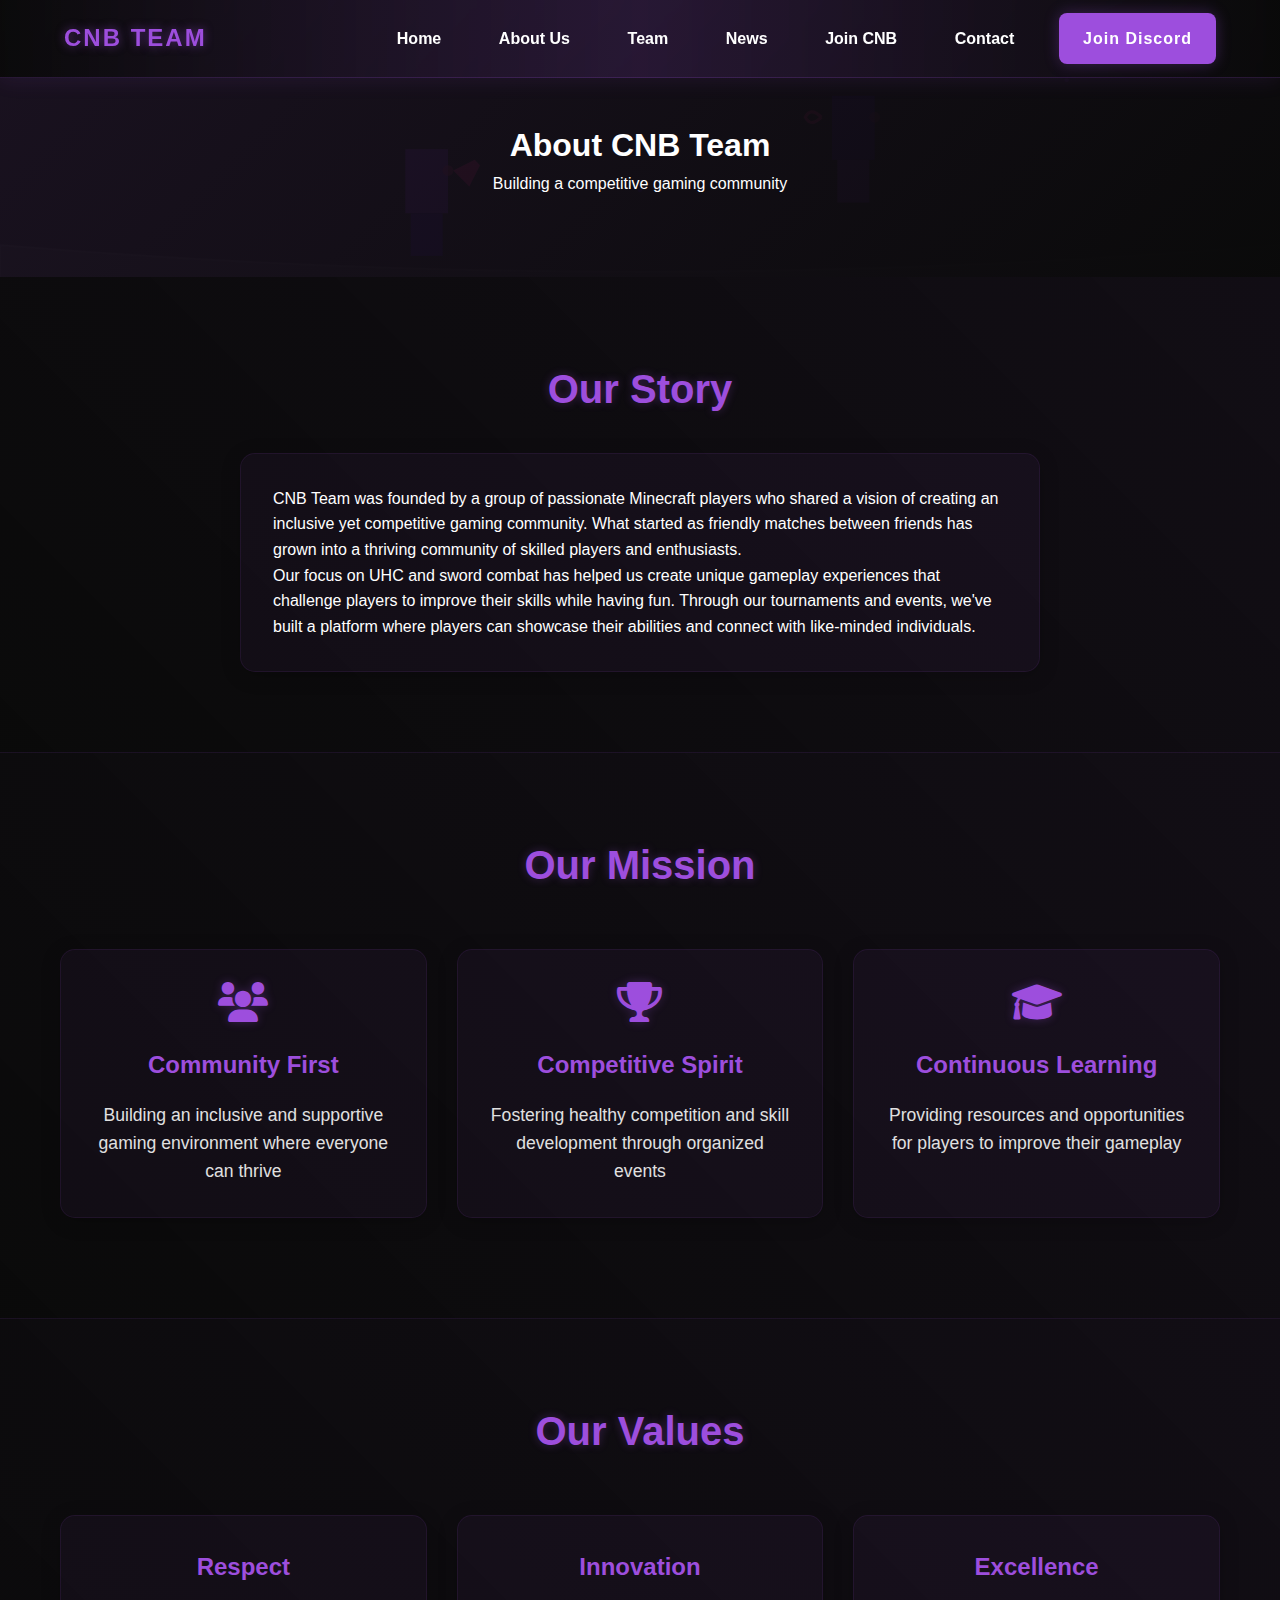
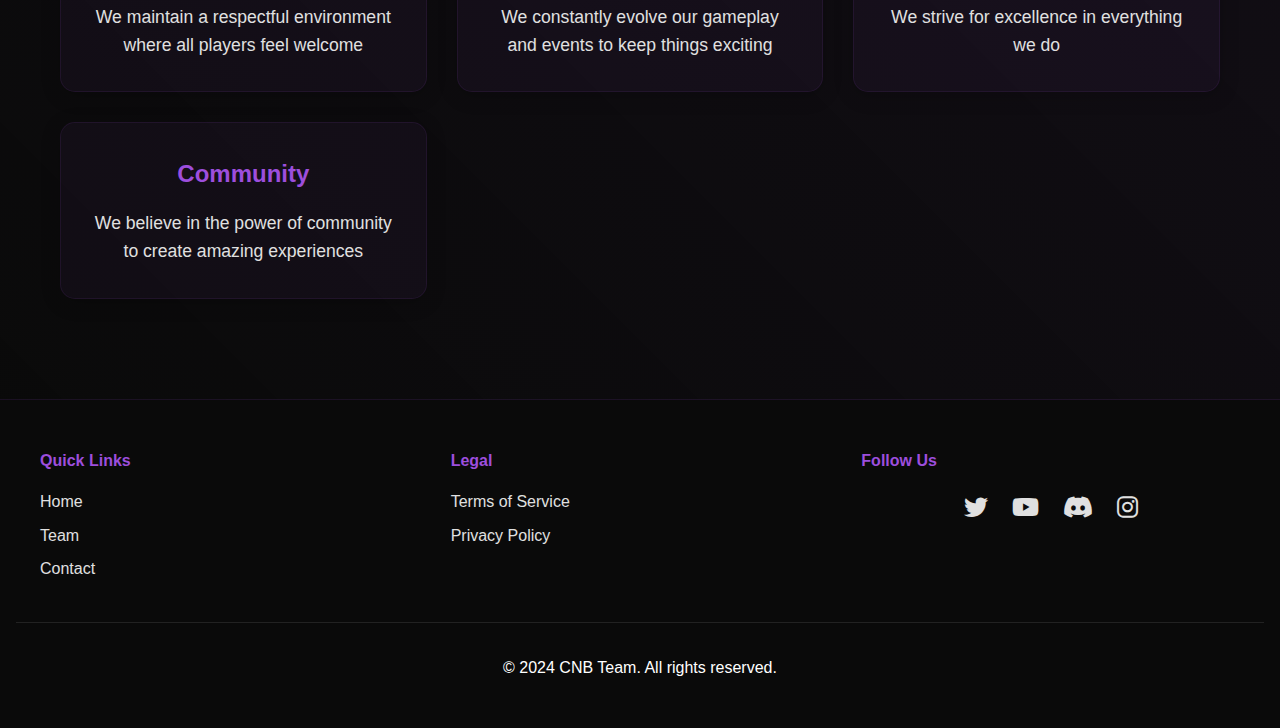
<file: pages/about.html>
<!DOCTYPE html>
<html lang="en">
<head>
    <meta charset="UTF-8">
    <meta name="viewport" content="width=device-width, initial-scale=1.0">
    <title>CNB Team - About Us</title>
    <link rel="stylesheet" href="../styles/main.css">
    <link rel="stylesheet" href="https://cdnjs.cloudflare.com/ajax/libs/font-awesome/6.0.0/css/all.min.css">
</head>
<body class="dark-theme">
    <!-- Navigation -->
    <nav class="navbar">
        <div class="logo">CNB Team</div>
        <div class="nav-links">
            <a href="../index.html">Home</a>
            <a href="about.html">About Us</a>
            <a href="team.html">Team</a>
            <a href="news.html">News</a>
            <a href="join.html">Join CNB</a>
            <a href="contact.html">Contact</a>
            <a href="https://discord.gg/cnbteam" class="btn btn-discord">Join Discord</a>
        </div>
    </nav>

    <!-- About Hero Section -->
    <header class="page-hero about-hero">
        <h1>About CNB Team</h1>
        <p>Building a competitive gaming community</p>
    </header>

    <!-- Story Section -->
    <section class="story-section">
        <h2>Our Story</h2>
        <div class="story-content">
            <div class="story-text">
                <p>CNB Team was founded by a group of passionate Minecraft players who shared a vision of creating an inclusive yet competitive gaming community. What started as friendly matches between friends has grown into a thriving community of skilled players and enthusiasts.</p>
                <p>Our focus on UHC and sword combat has helped us create unique gameplay experiences that challenge players to improve their skills while having fun. Through our tournaments and events, we've built a platform where players can showcase their abilities and connect with like-minded individuals.</p>
            </div>
        </div>
    </section>

    <!-- Mission Section -->
    <section class="mission-section">
        <h2>Our Mission</h2>
        <div class="mission-grid">
            <div class="mission-card">
                <i class="fas fa-users"></i>
                <h3>Community First</h3>
                <p>Building an inclusive and supportive gaming environment where everyone can thrive</p>
            </div>
            <div class="mission-card">
                <i class="fas fa-trophy"></i>
                <h3>Competitive Spirit</h3>
                <p>Fostering healthy competition and skill development through organized events</p>
            </div>
            <div class="mission-card">
                <i class="fas fa-graduation-cap"></i>
                <h3>Continuous Learning</h3>
                <p>Providing resources and opportunities for players to improve their gameplay</p>
            </div>
        </div>
    </section>

    <!-- Values Section -->
    <section class="values-section">
        <h2>Our Values</h2>
        <div class="values-grid">
            <div class="value-card">
                <h3>Respect</h3>
                <p>We maintain a respectful environment where all players feel welcome</p>
            </div>
            <div class="value-card">
                <h3>Innovation</h3>
                <p>We constantly evolve our gameplay and events to keep things exciting</p>
            </div>
            <div class="value-card">
                <h3>Excellence</h3>
                <p>We strive for excellence in everything we do</p>
            </div>
            <div class="value-card">
                <h3>Community</h3>
                <p>We believe in the power of community to create amazing experiences</p>
            </div>
        </div>
    </section>

    <!-- Footer -->
    <footer class="footer">
        <div class="footer-content">
            <div class="footer-section">
                <h4>Quick Links</h4>
                <a href="../index.html">Home</a>
                <a href="team.html">Team</a>
                <a href="contact.html">Contact</a>
            </div>
            <div class="footer-section">
                <h4>Legal</h4>
                <a href="#">Terms of Service</a>
                <a href="#">Privacy Policy</a>
            </div>
            <div class="footer-section">
                <h4>Follow Us</h4>
                <div class="social-links footer-social">
                    <a href="#" class="social-icon"><i class="fab fa-twitter"></i></a>
                    <a href="#" class="social-icon"><i class="fab fa-youtube"></i></a>
                    <a href="#" class="social-icon"><i class="fab fa-discord"></i></a>
                    <a href="#" class="social-icon"><i class="fab fa-instagram"></i></a>
                </div>
            </div>
        </div>
        <div class="footer-bottom">
            <p>&copy; 2024 CNB Team. All rights reserved.</p>
        </div>
    </footer>

    <!-- Scripts -->
    <script src="../js/main.js"></script>
</body>
</html>
</file>
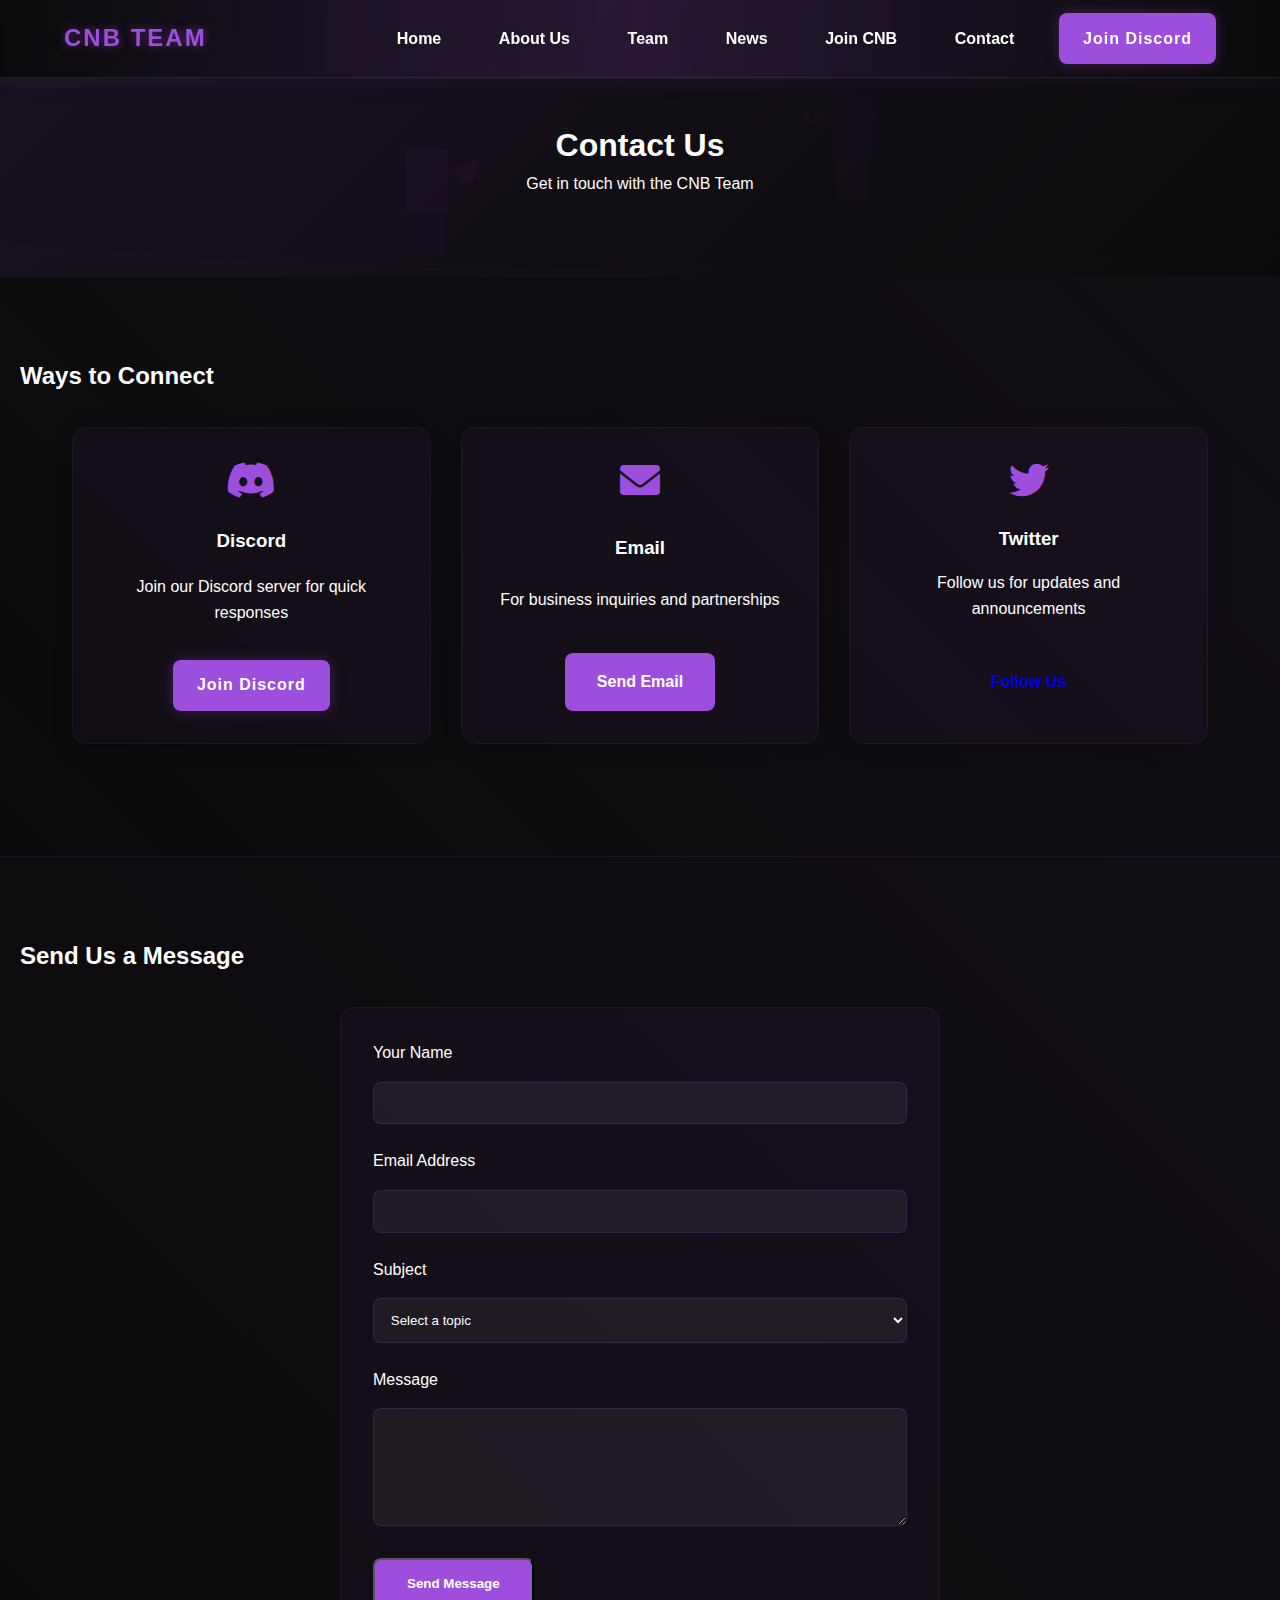
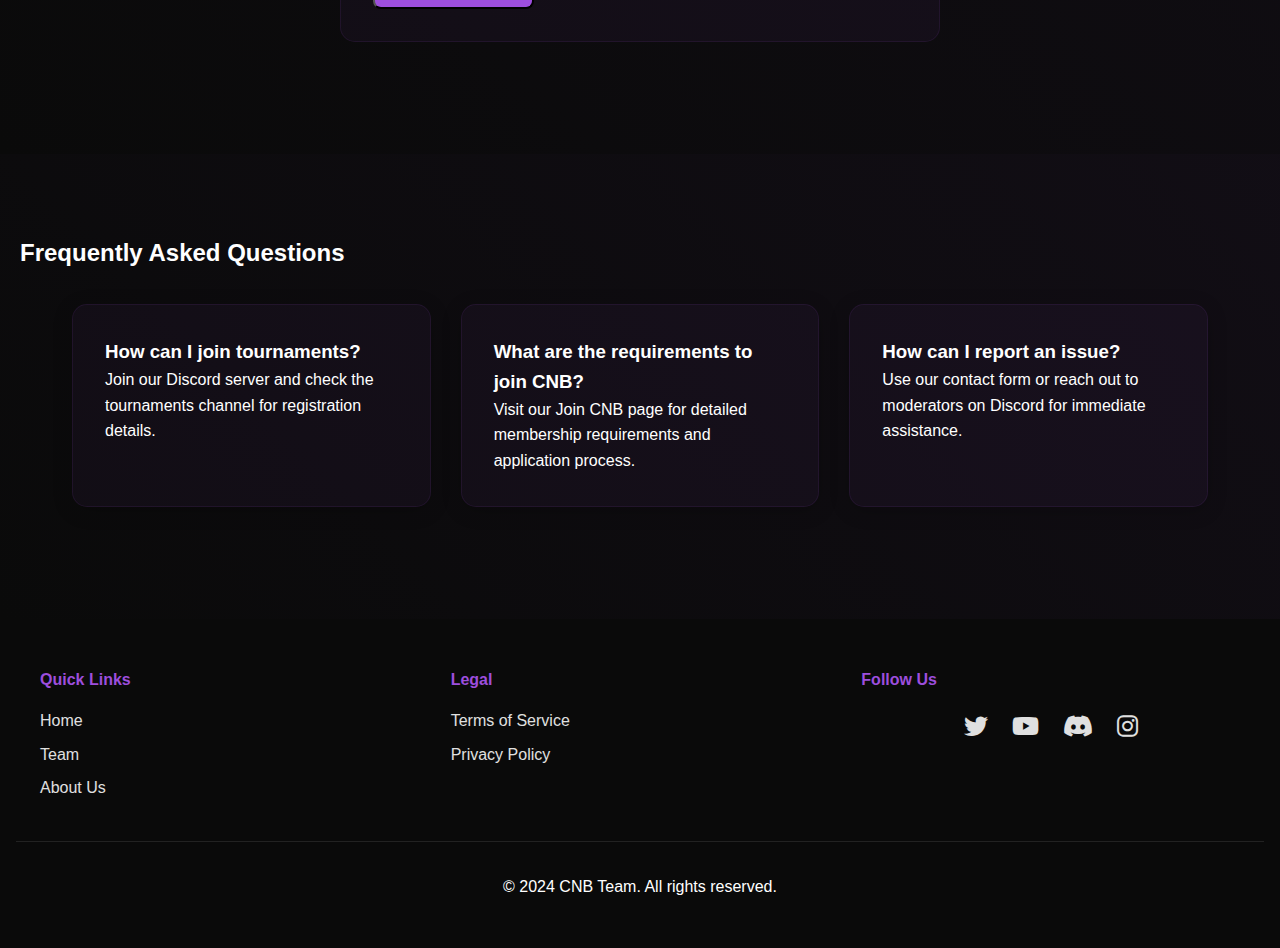
<file: pages/contact.html>
<!DOCTYPE html>
<html lang="en">
<head>
    <meta charset="UTF-8">
    <meta name="viewport" content="width=device-width, initial-scale=1.0">
    <title>CNB Team - Contact Us</title>
    <link rel="stylesheet" href="../styles/main.css">
    <link rel="stylesheet" href="https://cdnjs.cloudflare.com/ajax/libs/font-awesome/6.0.0/css/all.min.css">
</head>
<body class="dark-theme">
    <!-- Navigation -->
    <nav class="navbar">
        <div class="logo">CNB Team</div>
        <div class="nav-links">
            <a href="../index.html">Home</a>
            <a href="about.html">About Us</a>
            <a href="team.html">Team</a>
            <a href="news.html">News</a>
            <a href="join.html">Join CNB</a>
            <a href="contact.html">Contact</a>
            <a href="https://discord.gg/cnbteam" class="btn btn-discord">Join Discord</a>
        </div>
    </nav>

    <!-- Contact Hero Section -->
    <header class="page-hero contact-hero">
        <h1>Contact Us</h1>
        <p>Get in touch with the CNB Team</p>
    </header>

    <!-- Contact Methods -->
    <section class="contact-methods">
        <h2>Ways to Connect</h2>
        <div class="methods-grid">
            <div class="contact-card">
                <i class="fab fa-discord"></i>
                <h3>Discord</h3>
                <p>Join our Discord server for quick responses</p>
                <a href="https://discord.gg/cnbteam" class="btn btn-discord">Join Discord</a>
            </div>
            <div class="contact-card">
                <i class="fas fa-envelope"></i>
                <h3>Email</h3>
                <p>For business inquiries and partnerships</p>
                <a href="mailto:contact@cnbteam.com" class="btn btn-primary">Send Email</a>
            </div>
            <div class="contact-card">
                <i class="fab fa-twitter"></i>
                <h3>Twitter</h3>
                <p>Follow us for updates and announcements</p>
                <a href="https://twitter.com/cnbteam" class="btn btn-twitter">Follow Us</a>
            </div>
        </div>
    </section>

    <!-- Contact Form -->
    <section class="contact-form-section">
        <h2>Send Us a Message</h2>
        <form class="contact-form">
            <div class="form-group">
                <label for="name">Your Name</label>
                <input type="text" id="name" required>
            </div>
            <div class="form-group">
                <label for="email">Email Address</label>
                <input type="email" id="email" required>
            </div>
            <div class="form-group">
                <label for="subject">Subject</label>
                <select id="subject" required>
                    <option value="">Select a topic</option>
                    <option value="general">General Inquiry</option>
                    <option value="support">Technical Support</option>
                    <option value="tournament">Tournament Questions</option>
                    <option value="partnership">Partnership Opportunities</option>
                </select>
            </div>
            <div class="form-group">
                <label for="message">Message</label>
                <textarea id="message" rows="6" required></textarea>
            </div>
            <button type="submit" class="btn btn-primary">Send Message</button>
        </form>
    </section>

    <!-- FAQ Section -->
    <section class="faq-section">
        <h2>Frequently Asked Questions</h2>
        <div class="faq-grid">
            <div class="faq-item">
                <h3>How can I join tournaments?</h3>
                <p>Join our Discord server and check the tournaments channel for registration details.</p>
            </div>
            <div class="faq-item">
                <h3>What are the requirements to join CNB?</h3>
                <p>Visit our Join CNB page for detailed membership requirements and application process.</p>
            </div>
            <div class="faq-item">
                <h3>How can I report an issue?</h3>
                <p>Use our contact form or reach out to moderators on Discord for immediate assistance.</p>
            </div>
        </div>
    </section>

    <!-- Footer -->
    <footer class="footer">
        <div class="footer-content">
            <div class="footer-section">
                <h4>Quick Links</h4>
                <a href="../index.html">Home</a>
                <a href="team.html">Team</a>
                <a href="about.html">About Us</a>
            </div>
            <div class="footer-section">
                <h4>Legal</h4>
                <a href="#">Terms of Service</a>
                <a href="#">Privacy Policy</a>
            </div>
            <div class="footer-section">
                <h4>Follow Us</h4>
                <div class="social-links footer-social">
                    <a href="#" class="social-icon"><i class="fab fa-twitter"></i></a>
                    <a href="#" class="social-icon"><i class="fab fa-youtube"></i></a>
                    <a href="#" class="social-icon"><i class="fab fa-discord"></i></a>
                    <a href="#" class="social-icon"><i class="fab fa-instagram"></i></a>
                </div>
            </div>
        </div>
        <div class="footer-bottom">
            <p>&copy; 2024 CNB Team. All rights reserved.</p>
        </div>
    </footer>

    <!-- Scripts -->
    <script src="../js/main.js"></script>
</body>
</html>
</file>
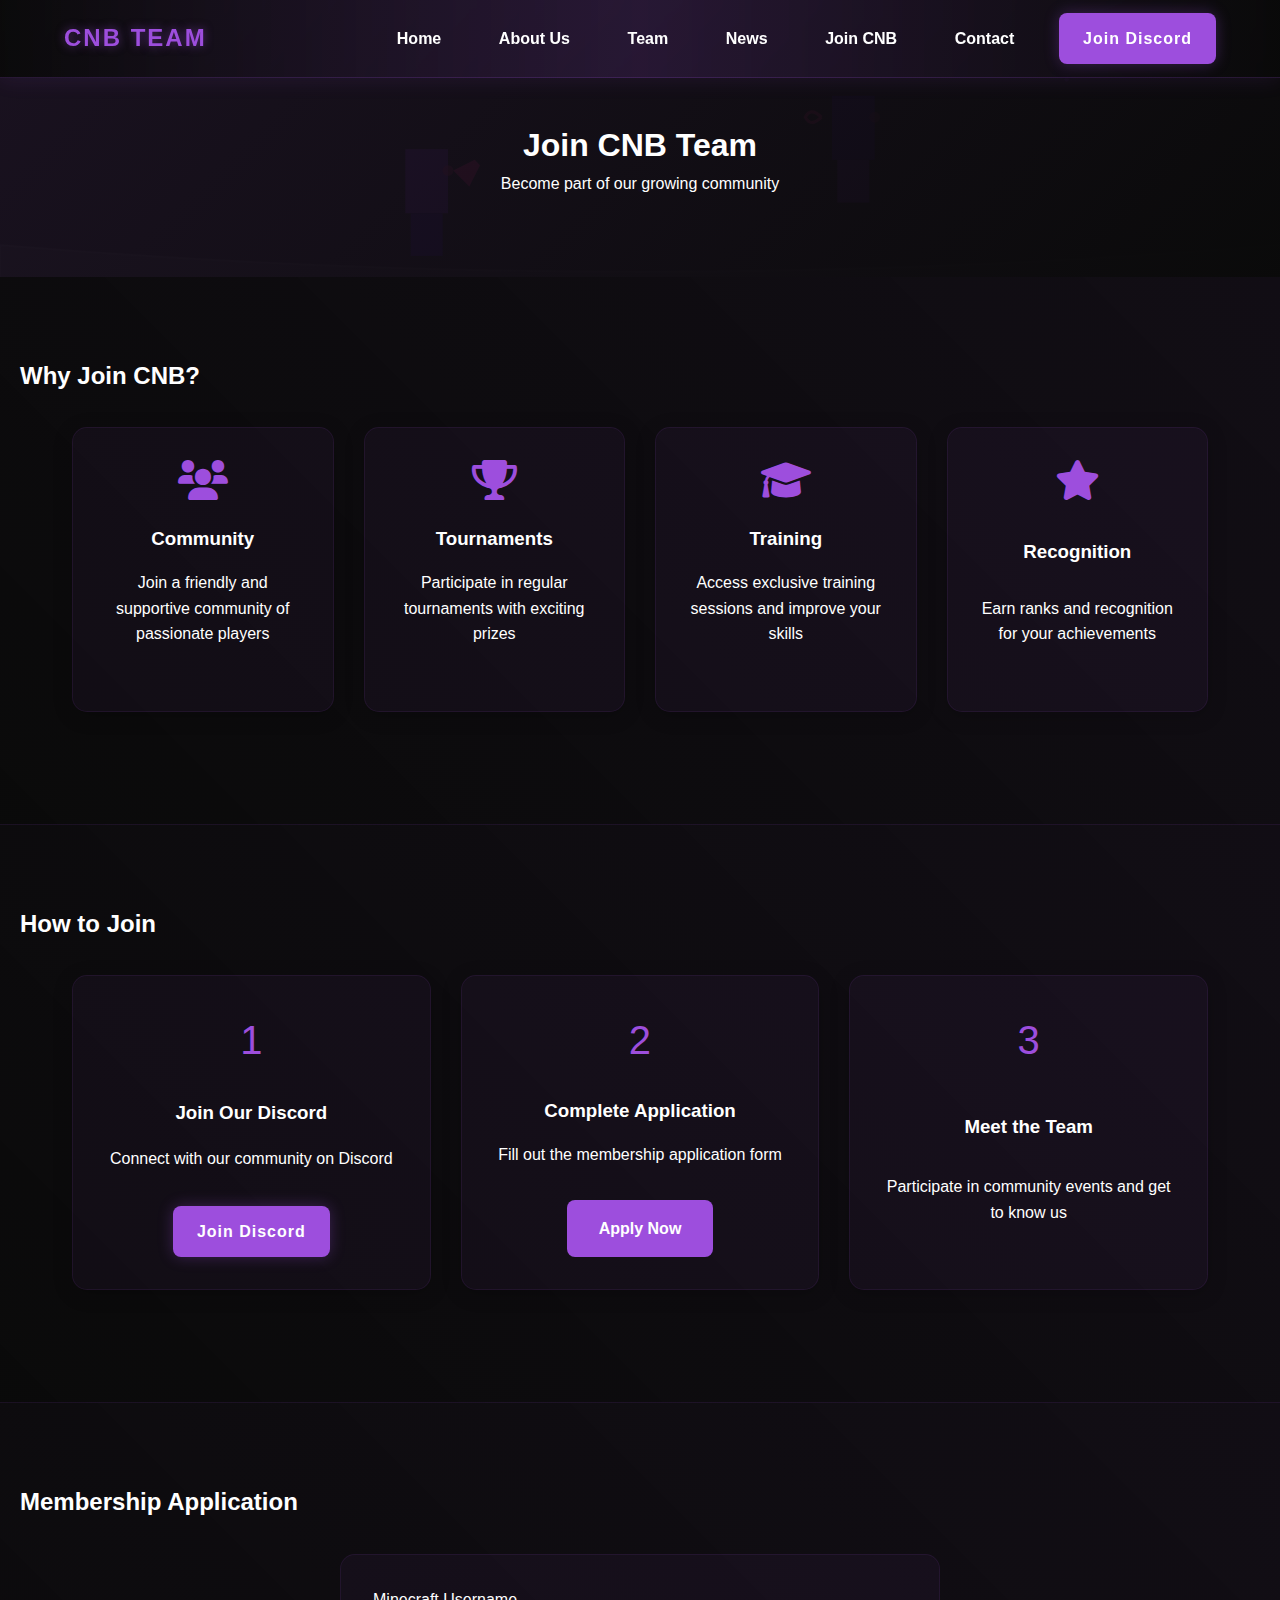
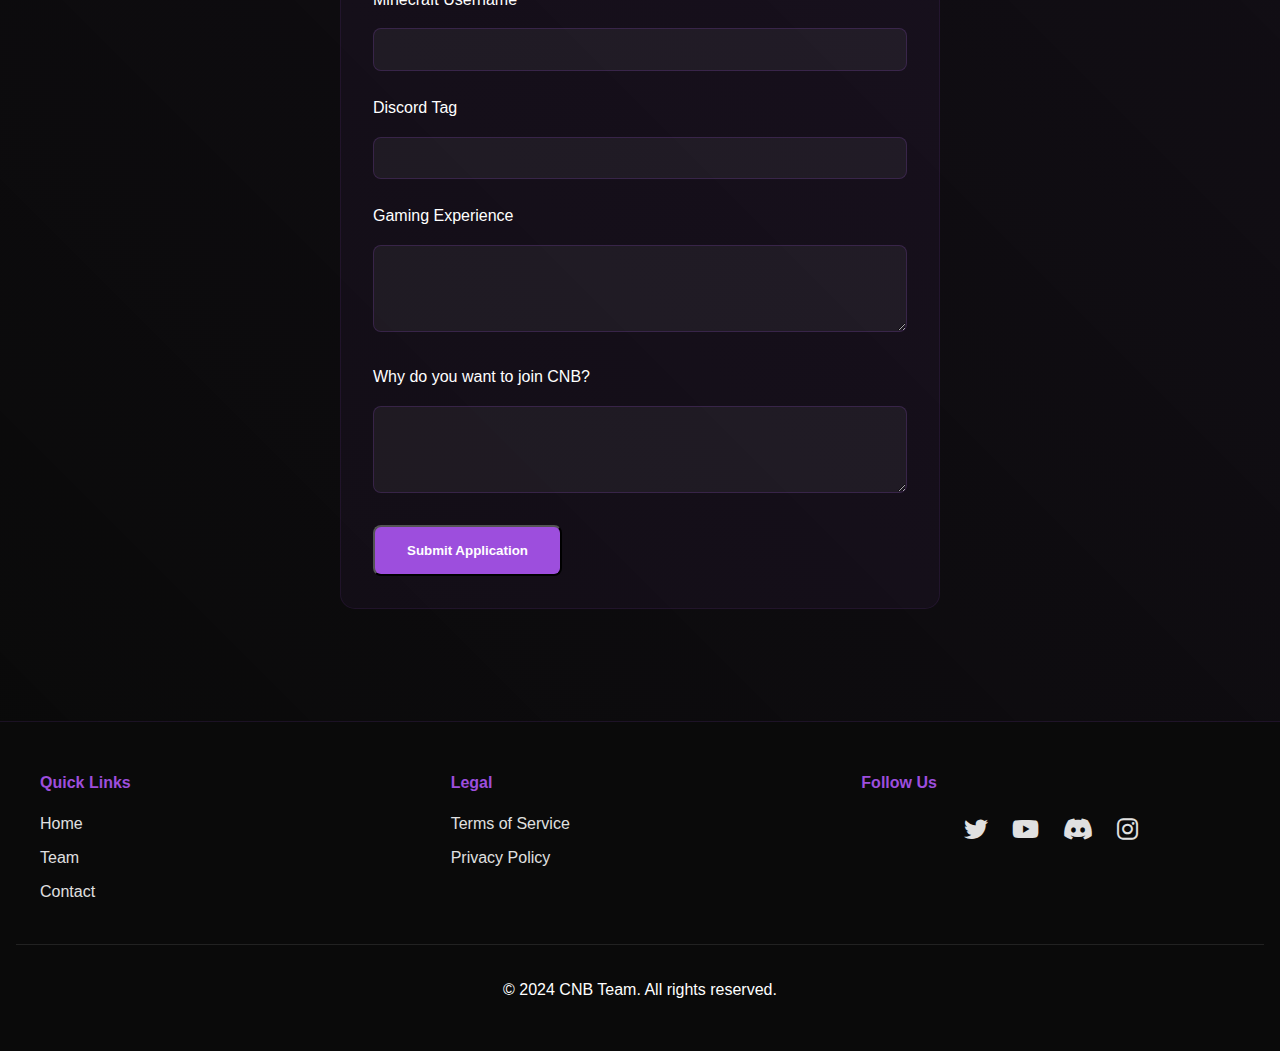
<file: pages/join.html>
<!DOCTYPE html>
<html lang="en">
<head>
    <meta charset="UTF-8">
    <meta name="viewport" content="width=device-width, initial-scale=1.0">
    <title>CNB Team - Join Us</title>
    <link rel="stylesheet" href="../styles/main.css">
    <link rel="stylesheet" href="https://cdnjs.cloudflare.com/ajax/libs/font-awesome/6.0.0/css/all.min.css">
</head>
<body class="dark-theme">
    <!-- Navigation -->
    <nav class="navbar">
        <div class="logo">CNB Team</div>
        <div class="nav-links">
            <a href="../index.html">Home</a>
            <a href="about.html">About Us</a>
            <a href="team.html">Team</a>
            <a href="news.html">News</a>
            <a href="join.html">Join CNB</a>
            <a href="contact.html">Contact</a>
            <a href="https://discord.gg/cnbteam" class="btn btn-discord">Join Discord</a>
        </div>
    </nav>

    <!-- Join Hero Section -->
    <header class="page-hero join-hero">
        <h1>Join CNB Team</h1>
        <p>Become part of our growing community</p>
    </header>

    <!-- Membership Benefits -->
    <section class="benefits-section">
        <h2>Why Join CNB?</h2>
        <div class="benefits-grid">
            <div class="benefit-card">
                <i class="fas fa-users"></i>
                <h3>Community</h3>
                <p>Join a friendly and supportive community of passionate players</p>
            </div>
            <div class="benefit-card">
                <i class="fas fa-trophy"></i>
                <h3>Tournaments</h3>
                <p>Participate in regular tournaments with exciting prizes</p>
            </div>
            <div class="benefit-card">
                <i class="fas fa-graduation-cap"></i>
                <h3>Training</h3>
                <p>Access exclusive training sessions and improve your skills</p>
            </div>
            <div class="benefit-card">
                <i class="fas fa-star"></i>
                <h3>Recognition</h3>
                <p>Earn ranks and recognition for your achievements</p>
            </div>
        </div>
    </section>

    <!-- How to Join -->
    <section class="join-steps-section">
        <h2>How to Join</h2>
        <div class="steps-container">
            <div class="join-step">
                <div class="step-number">1</div>
                <h3>Join Our Discord</h3>
                <p>Connect with our community on Discord</p>
                <a href="https://discord.gg/cnbteam" class="btn btn-discord">Join Discord</a>
            </div>
            <div class="join-step">
                <div class="step-number">2</div>
                <h3>Complete Application</h3>
                <p>Fill out the membership application form</p>
                <a href="#application-form" class="btn btn-primary">Apply Now</a>
            </div>
            <div class="join-step">
                <div class="step-number">3</div>
                <h3>Meet the Team</h3>
                <p>Participate in community events and get to know us</p>
            </div>
        </div>
    </section>

    <!-- Application Form -->
    <section id="application-form" class="application-section">
        <h2>Membership Application</h2>
        <form class="join-form">
            <div class="form-group">
                <label for="minecraft-username">Minecraft Username</label>
                <input type="text" id="minecraft-username" required>
            </div>
            <div class="form-group">
                <label for="discord-tag">Discord Tag</label>
                <input type="text" id="discord-tag" required>
            </div>
            <div class="form-group">
                <label for="experience">Gaming Experience</label>
                <textarea id="experience" rows="4" required></textarea>
            </div>
            <div class="form-group">
                <label for="motivation">Why do you want to join CNB?</label>
                <textarea id="motivation" rows="4" required></textarea>
            </div>
            <button type="submit" class="btn btn-primary">Submit Application</button>
        </form>
    </section>

    <!-- Footer -->
    <footer class="footer">
        <div class="footer-content">
            <div class="footer-section">
                <h4>Quick Links</h4>
                <a href="../index.html">Home</a>
                <a href="team.html">Team</a>
                <a href="contact.html">Contact</a>
            </div>
            <div class="footer-section">
                <h4>Legal</h4>
                <a href="#">Terms of Service</a>
                <a href="#">Privacy Policy</a>
            </div>
            <div class="footer-section">
                <h4>Follow Us</h4>
                <div class="social-links footer-social">
                    <a href="#" class="social-icon"><i class="fab fa-twitter"></i></a>
                    <a href="#" class="social-icon"><i class="fab fa-youtube"></i></a>
                    <a href="#" class="social-icon"><i class="fab fa-discord"></i></a>
                    <a href="#" class="social-icon"><i class="fab fa-instagram"></i></a>
                </div>
            </div>
        </div>
        <div class="footer-bottom">
            <p>&copy; 2024 CNB Team. All rights reserved.</p>
        </div>
    </footer>

    <!-- Scripts -->
    <script src="../js/main.js"></script>
</body>
</html>
</file>
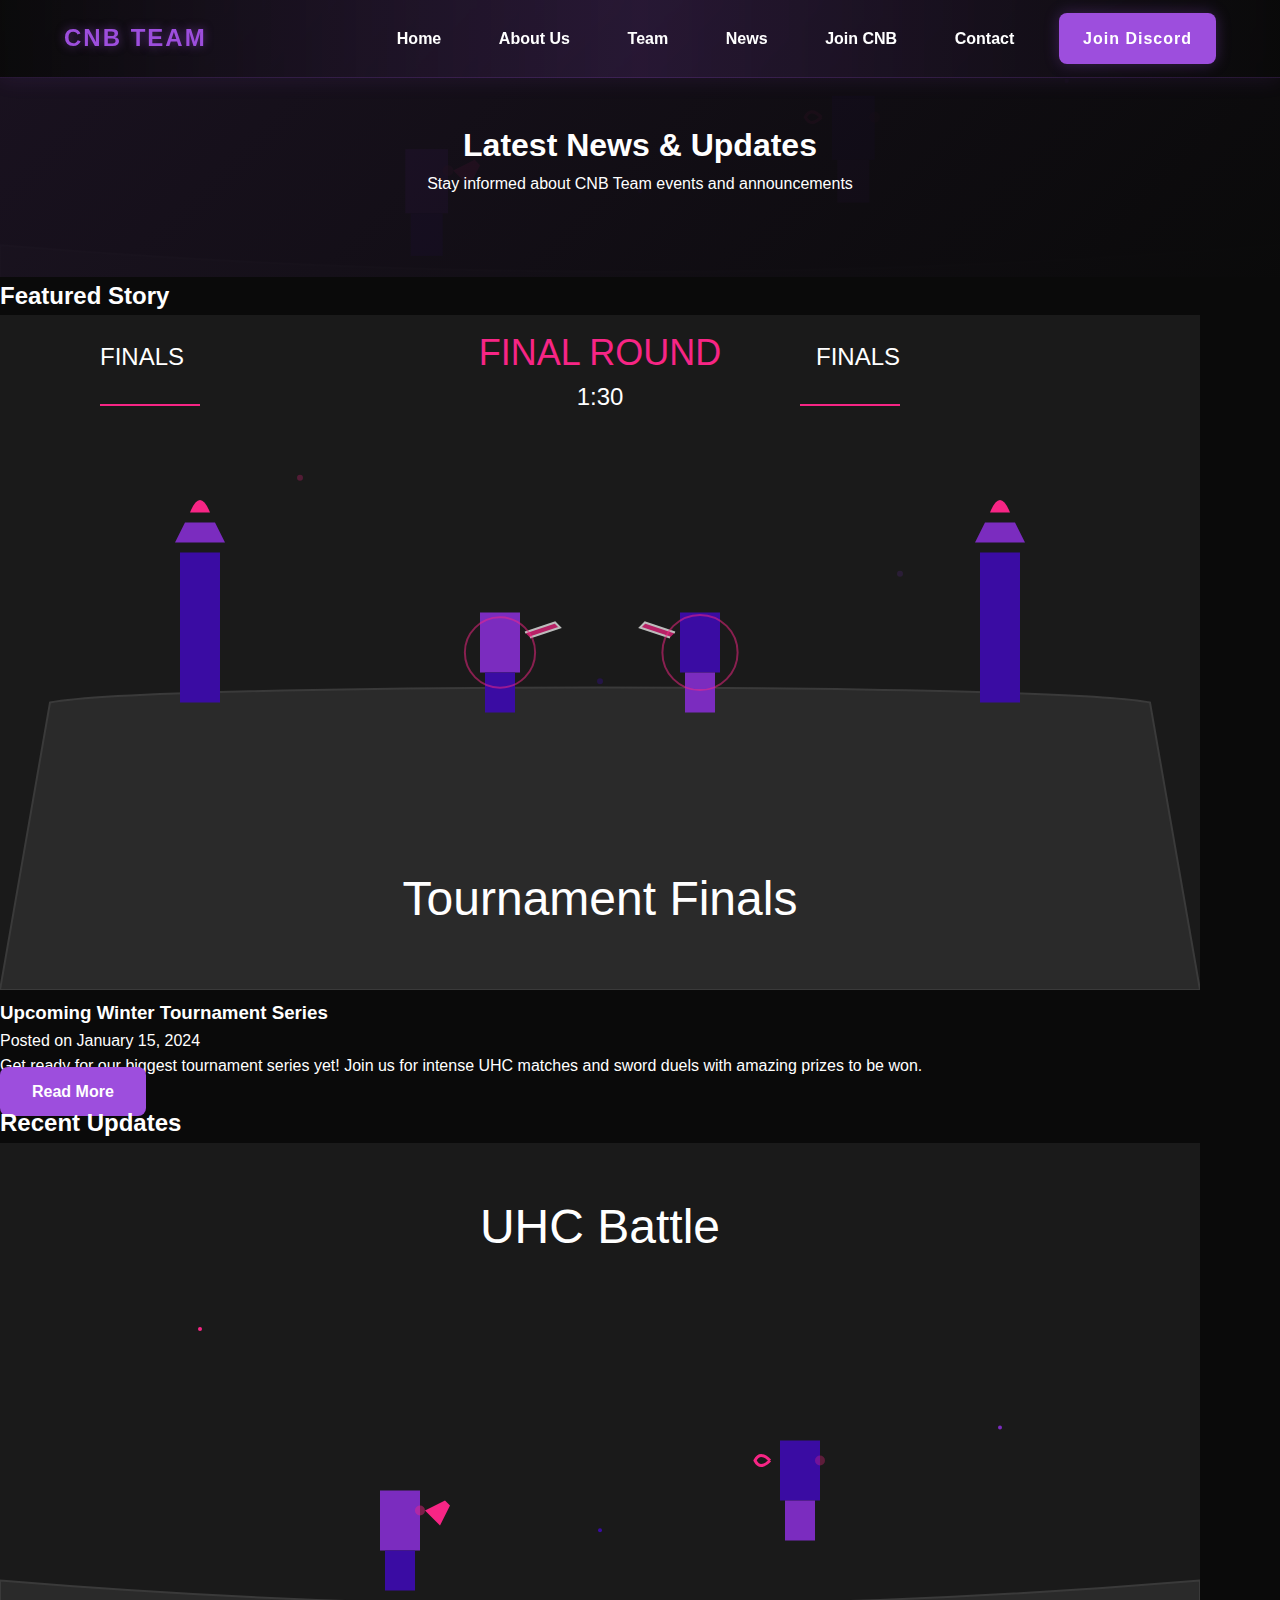
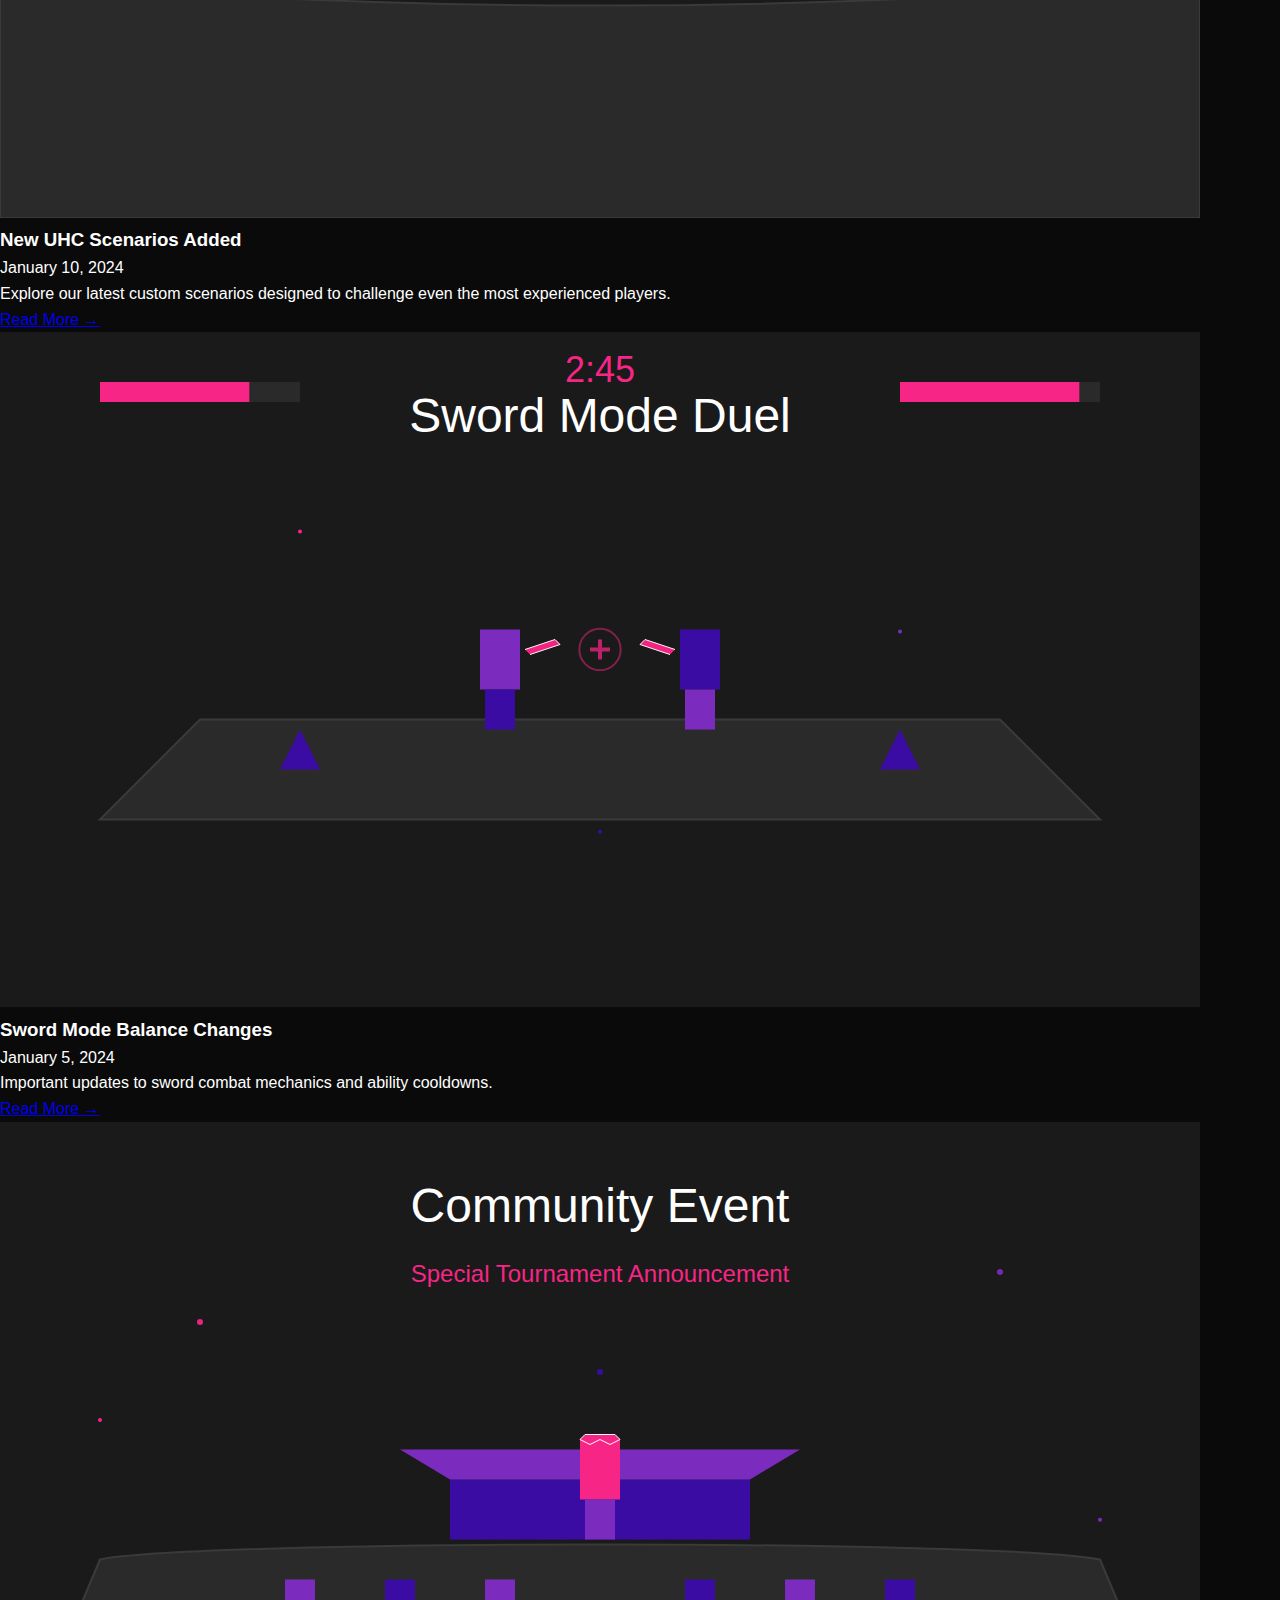
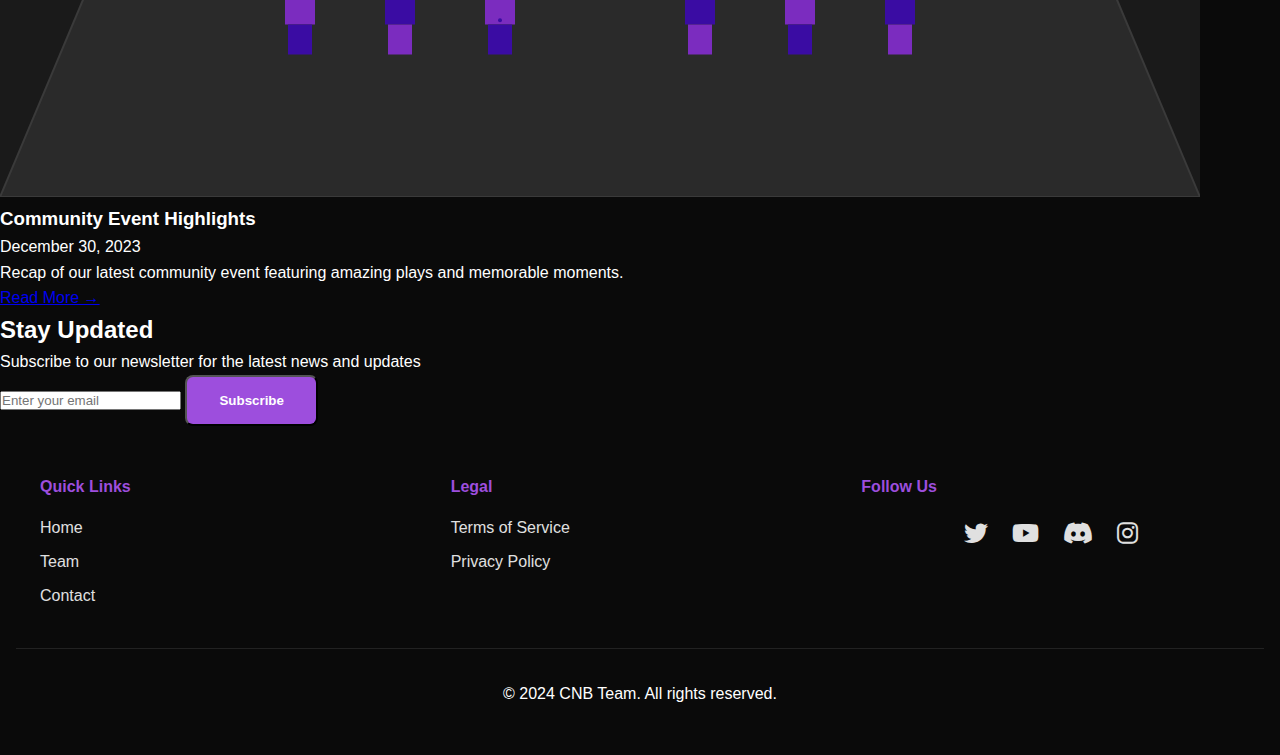
<file: pages/news.html>
<!DOCTYPE html>
<html lang="en">
<head>
    <meta charset="UTF-8">
    <meta name="viewport" content="width=device-width, initial-scale=1.0">
    <title>CNB Team - News & Updates</title>
    <link rel="stylesheet" href="../styles/main.css">
    <link rel="stylesheet" href="https://cdnjs.cloudflare.com/ajax/libs/font-awesome/6.0.0/css/all.min.css">
</head>
<body class="dark-theme">
    <!-- Navigation -->
    <nav class="navbar">
        <div class="logo">CNB Team</div>
        <div class="nav-links">
            <a href="../index.html">Home</a>
            <a href="about.html">About Us</a>
            <a href="team.html">Team</a>
            <a href="news.html">News</a>
            <a href="join.html">Join CNB</a>
            <a href="contact.html">Contact</a>
            <a href="https://discord.gg/cnbteam" class="btn btn-discord">Join Discord</a>
        </div>
    </nav>

    <!-- News Hero Section -->
    <header class="page-hero news-hero">
        <h1>Latest News & Updates</h1>
        <p>Stay informed about CNB Team events and announcements</p>
    </header>

    <!-- Featured News -->
    <section class="featured-news">
        <h2>Featured Story</h2>
        <div class="featured-article">
            <div class="article-image">
                <img src="../assets/screenshots/screenshot4.svg" alt="Tournament Finals">
            </div>
            <div class="article-content">
                <h3>Upcoming Winter Tournament Series</h3>
                <p class="article-meta">Posted on January 15, 2024</p>
                <p>Get ready for our biggest tournament series yet! Join us for intense UHC matches and sword duels with amazing prizes to be won.</p>
                <a href="#" class="btn btn-primary">Read More</a>
            </div>
        </div>
    </section>

    <!-- News Grid -->
    <section class="news-grid">
        <h2>Recent Updates</h2>
        <div class="news-container">
            <article class="news-card">
                <div class="news-image">
                    <img src="../assets/screenshots/screenshot1.svg" alt="UHC Update">
                </div>
                <div class="news-content">
                    <h3>New UHC Scenarios Added</h3>
                    <p class="article-meta">January 10, 2024</p>
                    <p>Explore our latest custom scenarios designed to challenge even the most experienced players.</p>
                    <a href="#" class="read-more">Read More →</a>
                </div>
            </article>
            <article class="news-card">
                <div class="news-image">
                    <img src="../assets/screenshots/screenshot2.svg" alt="Sword Mode Update">
                </div>
                <div class="news-content">
                    <h3>Sword Mode Balance Changes</h3>
                    <p class="article-meta">January 5, 2024</p>
                    <p>Important updates to sword combat mechanics and ability cooldowns.</p>
                    <a href="#" class="read-more">Read More →</a>
                </div>
            </article>
            <article class="news-card">
                <div class="news-image">
                    <img src="../assets/screenshots/screenshot3.svg" alt="Community Event">
                </div>
                <div class="news-content">
                    <h3>Community Event Highlights</h3>
                    <p class="article-meta">December 30, 2023</p>
                    <p>Recap of our latest community event featuring amazing plays and memorable moments.</p>
                    <a href="#" class="read-more">Read More →</a>
                </div>
            </article>
        </div>
    </section>

    <!-- Newsletter Section -->
    <section class="newsletter-section">
        <h2>Stay Updated</h2>
        <p>Subscribe to our newsletter for the latest news and updates</p>
        <form class="newsletter-form">
            <input type="email" placeholder="Enter your email" required>
            <button type="submit" class="btn btn-primary">Subscribe</button>
        </form>
    </section>

    <!-- Footer -->
    <footer class="footer">
        <div class="footer-content">
            <div class="footer-section">
                <h4>Quick Links</h4>
                <a href="../index.html">Home</a>
                <a href="team.html">Team</a>
                <a href="contact.html">Contact</a>
            </div>
            <div class="footer-section">
                <h4>Legal</h4>
                <a href="#">Terms of Service</a>
                <a href="#">Privacy Policy</a>
            </div>
            <div class="footer-section">
                <h4>Follow Us</h4>
                <div class="social-links footer-social">
                    <a href="#" class="social-icon"><i class="fab fa-twitter"></i></a>
                    <a href="#" class="social-icon"><i class="fab fa-youtube"></i></a>
                    <a href="#" class="social-icon"><i class="fab fa-discord"></i></a>
                    <a href="#" class="social-icon"><i class="fab fa-instagram"></i></a>
                </div>
            </div>
        </div>
        <div class="footer-bottom">
            <p>&copy; 2024 CNB Team. All rights reserved.</p>
        </div>
    </footer>

    <!-- Scripts -->
    <script src="../js/main.js"></script>
</body>
</html>
</file>
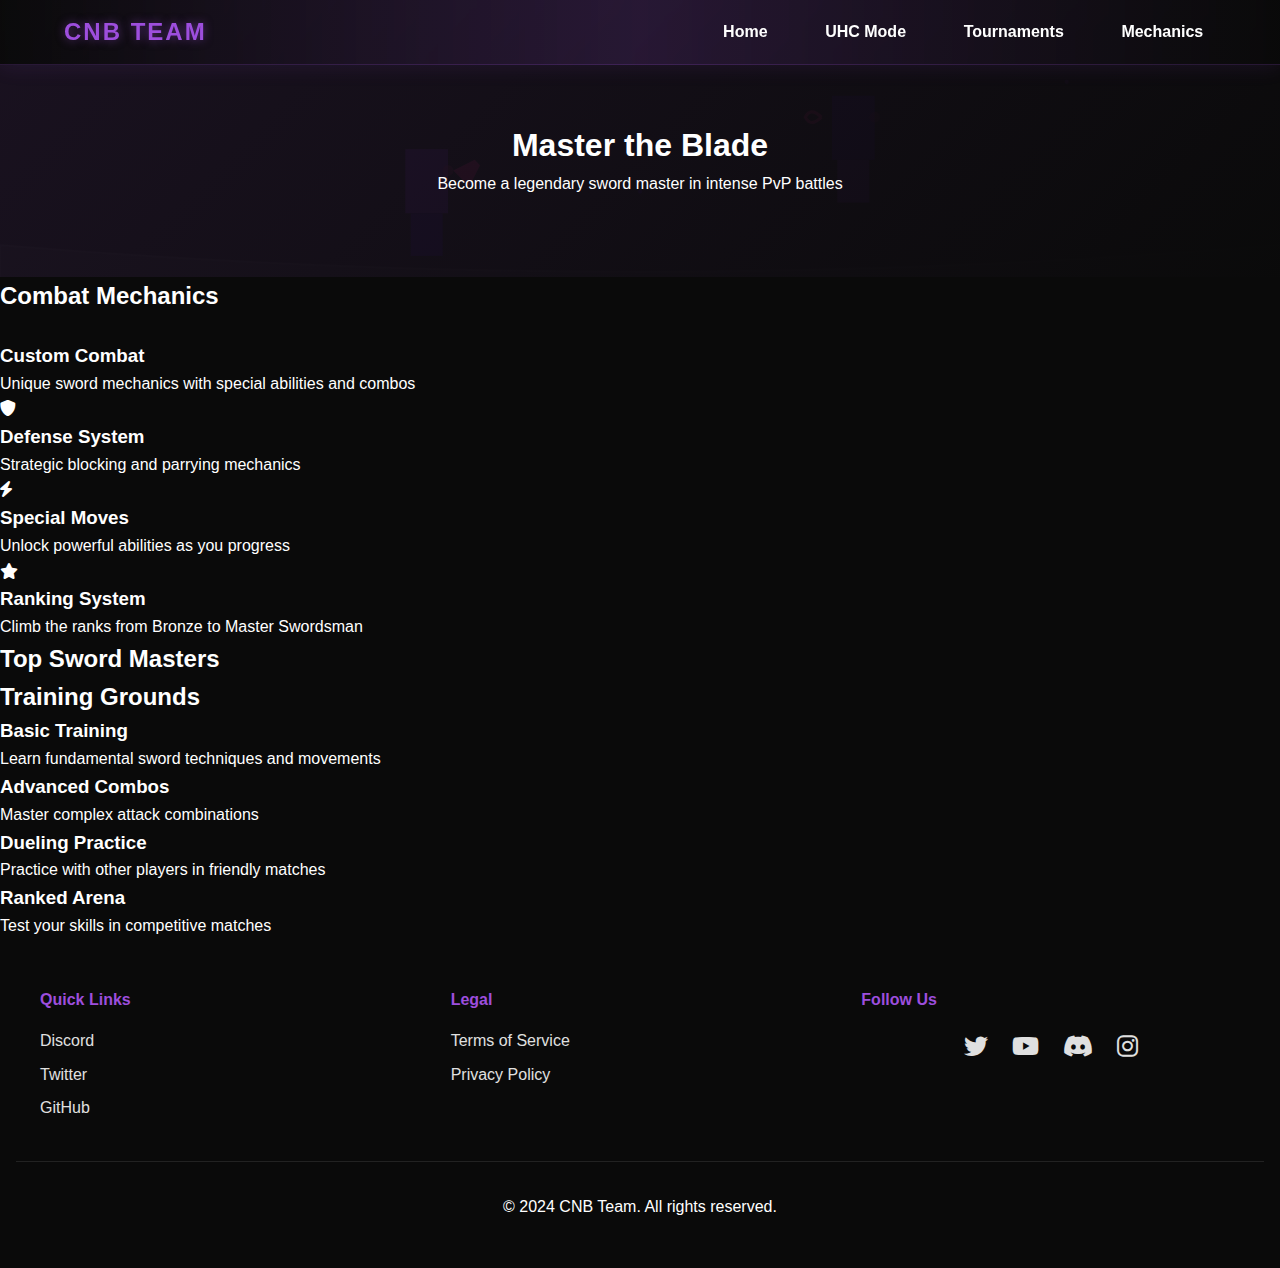
<file: pages/sword.html>
<!DOCTYPE html>
<html lang="en">
<head>
    <meta charset="UTF-8">
    <meta name="viewport" content="width=device-width, initial-scale=1.0">
    <title>CNB Team - Sword Mode</title>
    <link rel="stylesheet" href="../styles/main.css">
    <link rel="stylesheet" href="https://cdnjs.cloudflare.com/ajax/libs/font-awesome/6.0.0/css/all.min.css">
</head>
<body class="dark-theme">
    <!-- Navigation -->
    <nav class="navbar">
        <div class="logo">CNB Team</div>
        <div class="nav-links">
            <a href="../index.html">Home</a>
            <a href="uhc.html">UHC Mode</a>
            <a href="tournaments.html">Tournaments</a>
            <a href="#mechanics">Mechanics</a>
        </div>
    </nav>

    <!-- Sword Mode Hero Section -->
    <header class="page-hero sword-hero">
        <h1>Master the Blade</h1>
        <p>Become a legendary sword master in intense PvP battles</p>
    </header>

    <!-- Mechanics Section -->
    <section id="mechanics" class="mechanics-section">
        <h2>Combat Mechanics</h2>
        <div class="mechanics-grid">
            <div class="mechanic-card">
                <i class="fas fa-sword"></i>
                <h3>Custom Combat</h3>
                <p>Unique sword mechanics with special abilities and combos</p>
            </div>
            <div class="mechanic-card">
                <i class="fas fa-shield-alt"></i>
                <h3>Defense System</h3>
                <p>Strategic blocking and parrying mechanics</p>
            </div>
            <div class="mechanic-card">
                <i class="fas fa-bolt"></i>
                <h3>Special Moves</h3>
                <p>Unlock powerful abilities as you progress</p>
            </div>
            <div class="mechanic-card">
                <i class="fas fa-star"></i>
                <h3>Ranking System</h3>
                <p>Climb the ranks from Bronze to Master Swordsman</p>
            </div>
        </div>
    </section>

    <!-- Leaderboard Section -->
    <section class="leaderboard-section">
        <h2>Top Sword Masters</h2>
        <div class="leaderboard-container">
            <div id="swordLeaderboard" class="leaderboard-content">
                <!-- Populated by JavaScript -->
            </div>
        </div>
    </section>

    <!-- Training Section -->
    <section class="training-section">
        <h2>Training Grounds</h2>
        <div class="training-grid">
            <div class="training-card">
                <h3>Basic Training</h3>
                <p>Learn fundamental sword techniques and movements</p>
            </div>
            <div class="training-card">
                <h3>Advanced Combos</h3>
                <p>Master complex attack combinations</p>
            </div>
            <div class="training-card">
                <h3>Dueling Practice</h3>
                <p>Practice with other players in friendly matches</p>
            </div>
            <div class="training-card">
                <h3>Ranked Arena</h3>
                <p>Test your skills in competitive matches</p>
            </div>
        </div>
    </section>

    <!-- Footer -->
    <footer class="footer">
        <div class="footer-content">
            <div class="footer-section">
                <h4>Quick Links</h4>
                <a href="https://discord.gg/cnbteam">Discord</a>
                <a href="https://twitter.com/cnbteam">Twitter</a>
                <a href="https://github.com/cnbteam">GitHub</a>
            </div>
            <div class="footer-section">
                <h4>Legal</h4>
                <a href="#">Terms of Service</a>
                <a href="#">Privacy Policy</a>
            </div>
            <div class="footer-section">
                <h4>Follow Us</h4>
                <div class="social-links footer-social">
                    <a href="#" class="social-icon"><i class="fab fa-twitter"></i></a>
                    <a href="#" class="social-icon"><i class="fab fa-youtube"></i></a>
                    <a href="#" class="social-icon"><i class="fab fa-discord"></i></a>
                    <a href="#" class="social-icon"><i class="fab fa-instagram"></i></a>
                </div>
            </div>
        </div>
        <div class="footer-bottom">
            <p>&copy; 2024 CNB Team. All rights reserved.</p>
        </div>
    </footer>

    <!-- Scripts -->
    <script src="../js/main.js"></script>
</body>
</html>
</file>
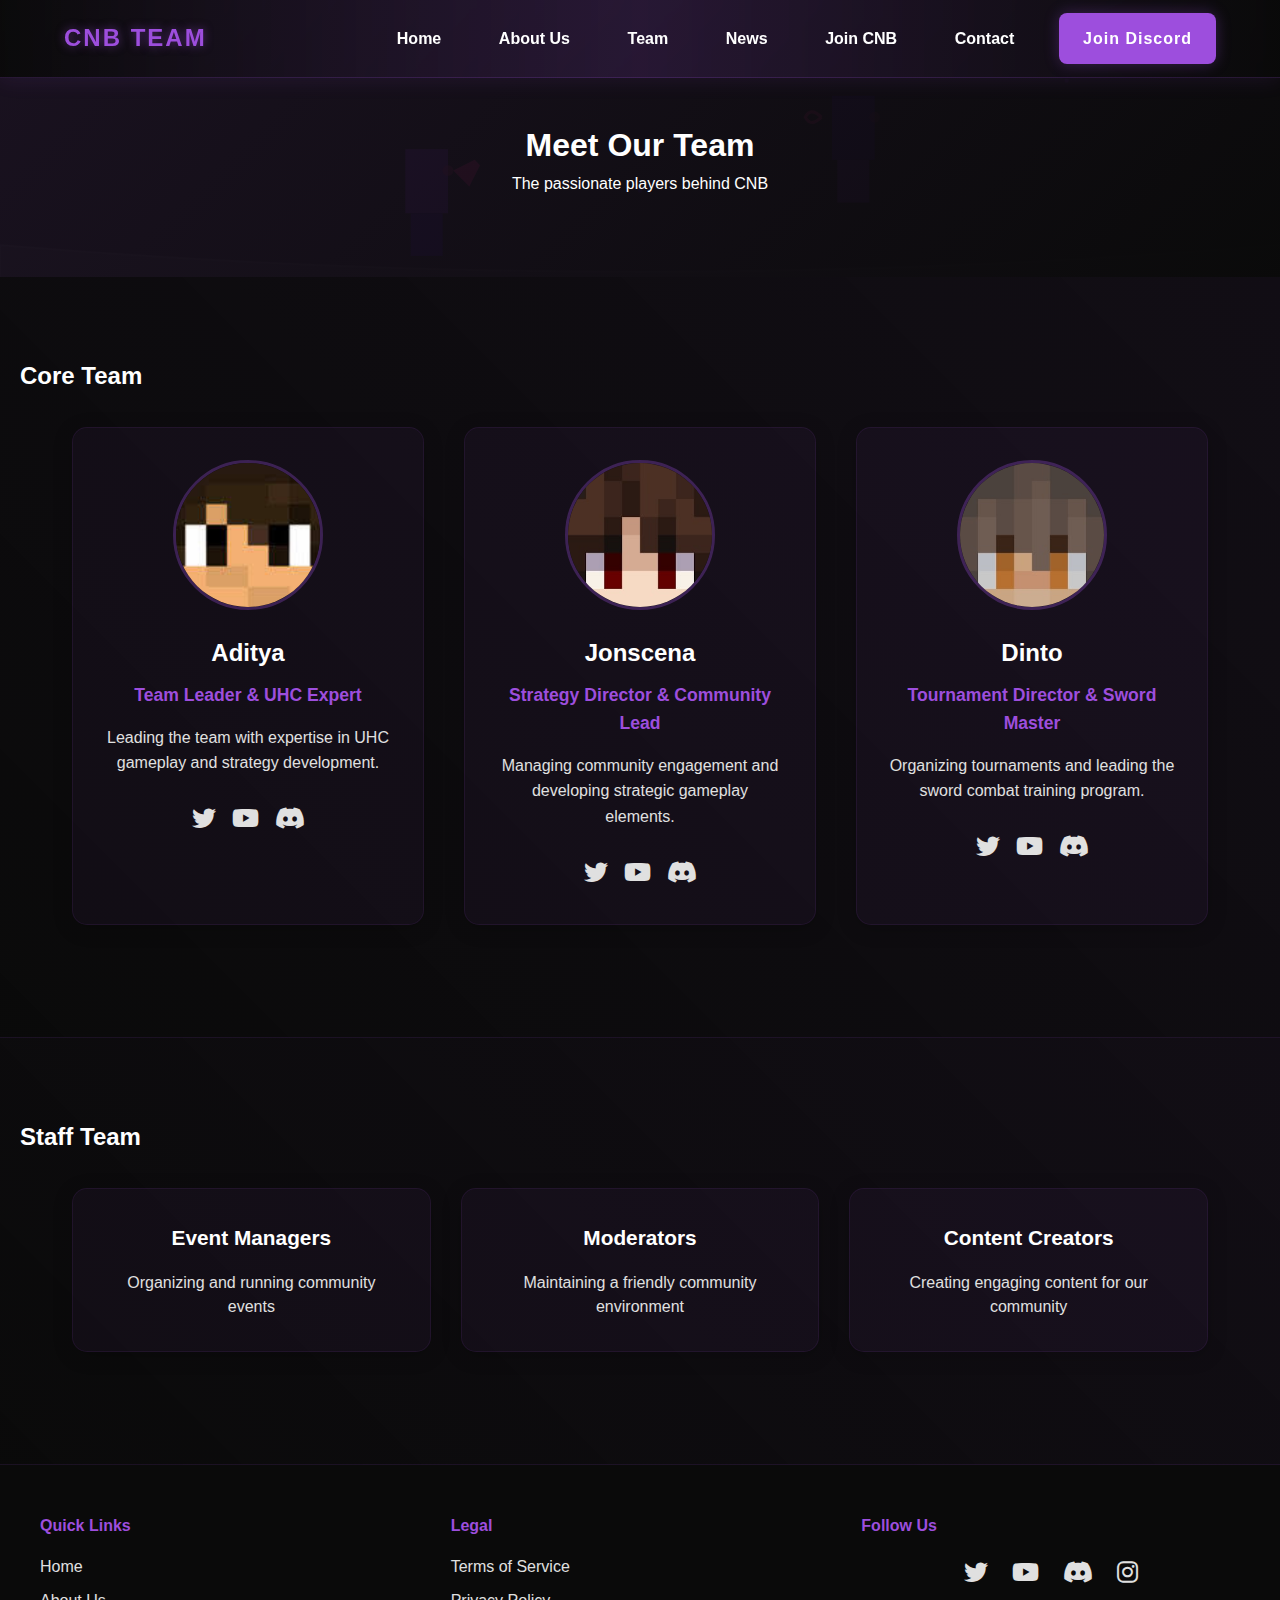
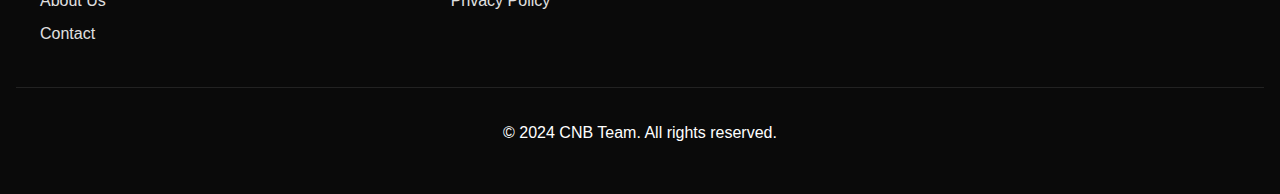
<file: pages/team.html>
<!DOCTYPE html>
<html lang="en">
<head>
    <meta charset="UTF-8">
    <meta name="viewport" content="width=device-width, initial-scale=1.0">
    <title>CNB Team - Our Team</title>
    <link rel="stylesheet" href="../styles/main.css">
    <link rel="stylesheet" href="https://cdnjs.cloudflare.com/ajax/libs/font-awesome/6.0.0/css/all.min.css">
</head>
<body class="dark-theme">
    <!-- Navigation -->
    <nav class="navbar">
        <div class="logo">CNB Team</div>
        <div class="nav-links">
            <a href="../index.html">Home</a>
            <a href="about.html">About Us</a>
            <a href="team.html">Team</a>
            <a href="news.html">News</a>
            <a href="join.html">Join CNB</a>
            <a href="contact.html">Contact</a>
            <a href="https://discord.gg/cnbteam" class="btn btn-discord">Join Discord</a>
        </div>
    </nav>

    <!-- Team Hero Section -->
    <header class="page-hero team-hero">
        <h1>Meet Our Team</h1>
        <p>The passionate players behind CNB</p>
    </header>

    <!-- Team Members Section -->
    <section class="team-section">
        <h2>Core Team</h2>
        <div class="team-grid">
            <div class="team-member">
                <div class="member-img">
                    <img src="../assets/founders/aditya.jpg" alt="Aditya">
                </div>
                <h3>Aditya</h3>
                <p class="role">Team Leader & UHC Expert</p>
                <p class="bio">Leading the team with expertise in UHC gameplay and strategy development.</p>
                <div class="social-links">
                    <a href="#" class="social-icon"><i class="fab fa-twitter"></i></a>
                    <a href="#" class="social-icon"><i class="fab fa-youtube"></i></a>
                    <a href="#" class="social-icon"><i class="fab fa-discord"></i></a>
                </div>
            </div>
            <div class="team-member">
                <div class="member-img">
                    <img src="../assets/founders/jonscena.jpg" alt="Jonscena">
                </div>
                <h3>Jonscena</h3>
                <p class="role">Strategy Director & Community Lead</p>
                <p class="bio">Managing community engagement and developing strategic gameplay elements.</p>
                <div class="social-links">
                    <a href="#" class="social-icon"><i class="fab fa-twitter"></i></a>
                    <a href="#" class="social-icon"><i class="fab fa-youtube"></i></a>
                    <a href="#" class="social-icon"><i class="fab fa-discord"></i></a>
                </div>
            </div>
            <div class="team-member">
                <div class="member-img">
                    <img src="../assets/founders/dinto.jpg" alt="Dinto">
                </div>
                <h3>Dinto</h3>
                <p class="role">Tournament Director & Sword Master</p>
                <p class="bio">Organizing tournaments and leading the sword combat training program.</p>
                <div class="social-links">
                    <a href="#" class="social-icon"><i class="fab fa-twitter"></i></a>
                    <a href="#" class="social-icon"><i class="fab fa-youtube"></i></a>
                    <a href="#" class="social-icon"><i class="fab fa-discord"></i></a>
                </div>
            </div>
        </div>
    </section>

    <!-- Staff Section -->
    <section class="staff-section">
        <h2>Staff Team</h2>
        <div class="staff-grid">
            <div class="staff-role">
                <h3>Event Managers</h3>
                <p>Organizing and running community events</p>
            </div>
            <div class="staff-role">
                <h3>Moderators</h3>
                <p>Maintaining a friendly community environment</p>
            </div>
            <div class="staff-role">
                <h3>Content Creators</h3>
                <p>Creating engaging content for our community</p>
            </div>
        </div>
    </section>

    <!-- Footer -->
    <footer class="footer">
        <div class="footer-content">
            <div class="footer-section">
                <h4>Quick Links</h4>
                <a href="../index.html">Home</a>
                <a href="about.html">About Us</a>
                <a href="contact.html">Contact</a>
            </div>
            <div class="footer-section">
                <h4>Legal</h4>
                <a href="#">Terms of Service</a>
                <a href="#">Privacy Policy</a>
            </div>
            <div class="footer-section">
                <h4>Follow Us</h4>
                <div class="social-links footer-social">
                    <a href="#" class="social-icon"><i class="fab fa-twitter"></i></a>
                    <a href="#" class="social-icon"><i class="fab fa-youtube"></i></a>
                    <a href="#" class="social-icon"><i class="fab fa-discord"></i></a>
                    <a href="#" class="social-icon"><i class="fab fa-instagram"></i></a>
                </div>
            </div>
        </div>
        <div class="footer-bottom">
            <p>&copy; 2024 CNB Team. All rights reserved.</p>
        </div>
    </footer>

    <!-- Scripts -->
    <script src="../js/main.js"></script>
</body>
</html>
</file>
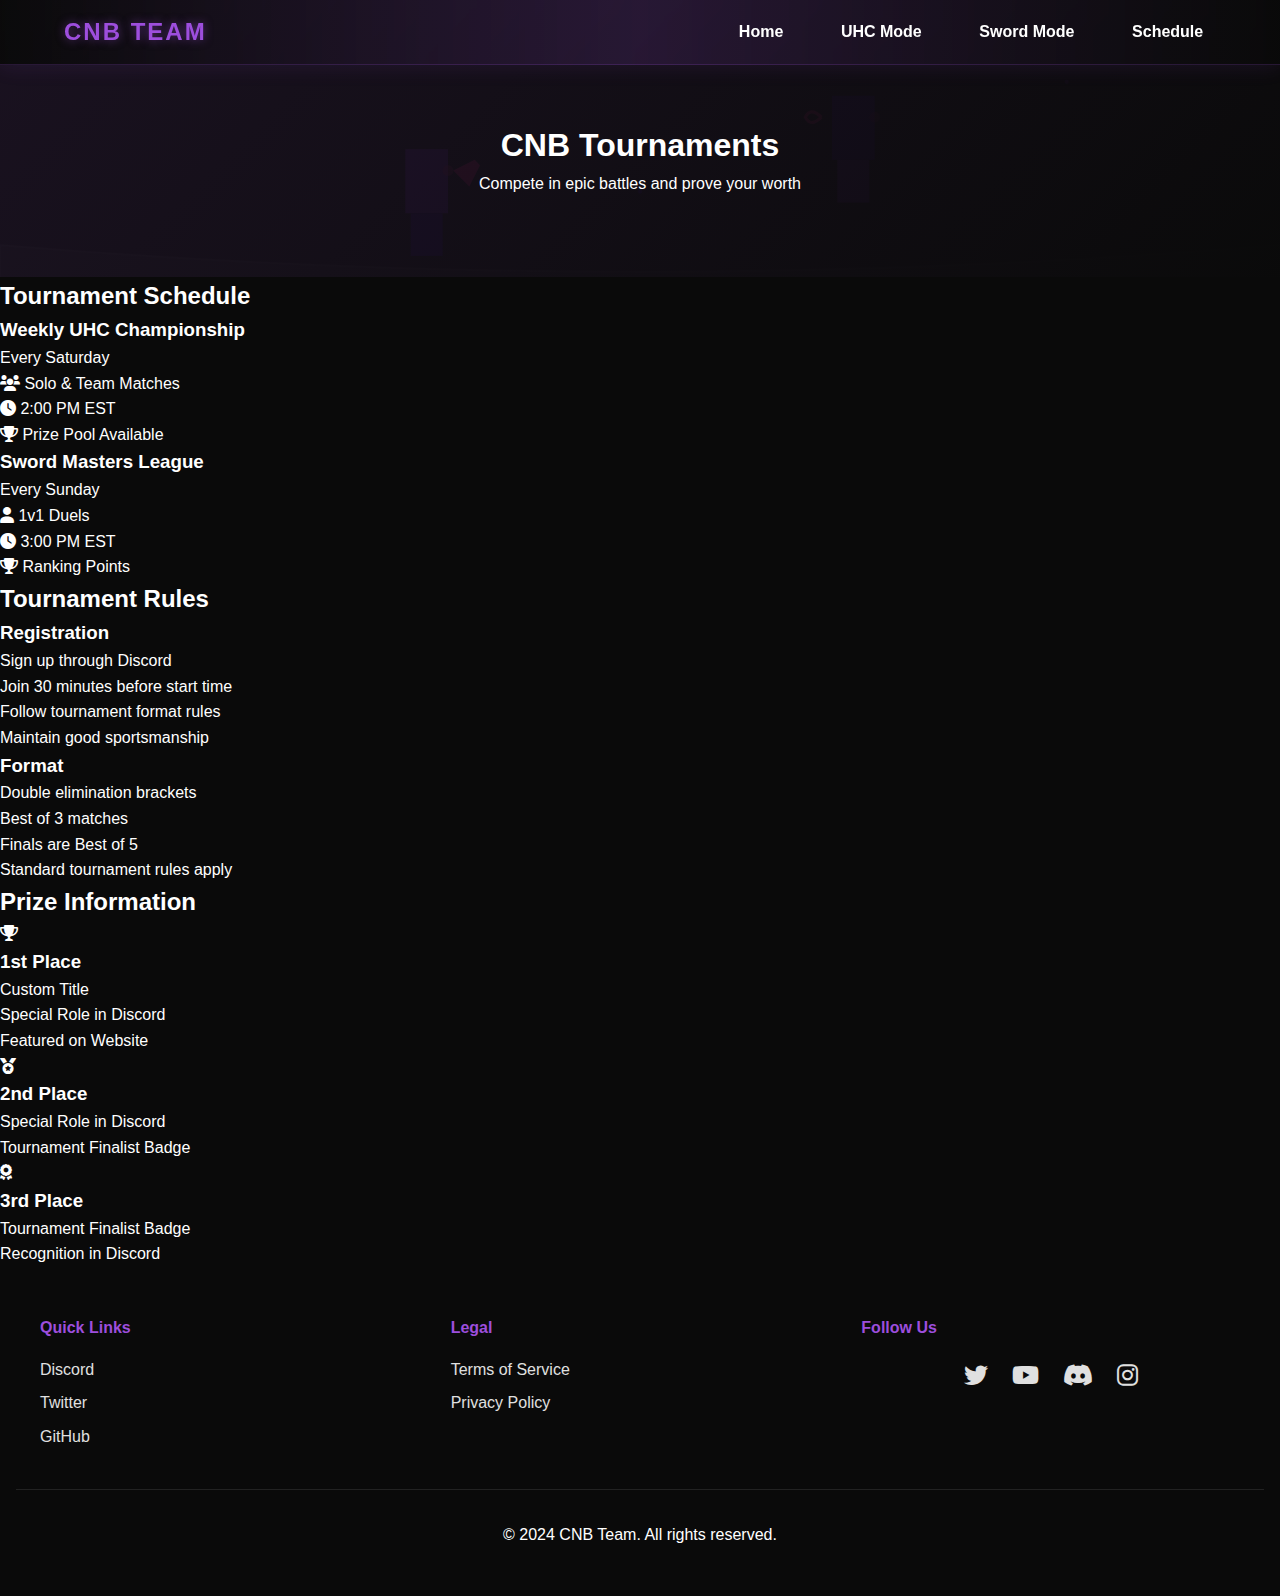
<file: pages/tournaments.html>
<!DOCTYPE html>
<html lang="en">
<head>
    <meta charset="UTF-8">
    <meta name="viewport" content="width=device-width, initial-scale=1.0">
    <title>CNB Team - Tournaments</title>
    <link rel="stylesheet" href="../styles/main.css">
    <link rel="stylesheet" href="https://cdnjs.cloudflare.com/ajax/libs/font-awesome/6.0.0/css/all.min.css">
</head>
<body class="dark-theme">
    <!-- Navigation -->
    <nav class="navbar">
        <div class="logo">CNB Team</div>
        <div class="nav-links">
            <a href="../index.html">Home</a>
            <a href="uhc.html">UHC Mode</a>
            <a href="sword.html">Sword Mode</a>
            <a href="#schedule">Schedule</a>
        </div>
    </nav>

    <!-- Tournament Hero Section -->
    <header class="page-hero tournament-hero">
        <h1>CNB Tournaments</h1>
        <p>Compete in epic battles and prove your worth</p>
    </header>

    <!-- Schedule Section -->
    <section id="schedule" class="schedule-section">
        <h2>Tournament Schedule</h2>
        <div class="schedule-grid">
            <div class="tournament-card">
                <div class="tournament-header uhc">
                    <h3>Weekly UHC Championship</h3>
                    <span class="date">Every Saturday</span>
                </div>
                <div class="tournament-details">
                    <p><i class="fas fa-users"></i> Solo & Team Matches</p>
                    <p><i class="fas fa-clock"></i> 2:00 PM EST</p>
                    <p><i class="fas fa-trophy"></i> Prize Pool Available</p>
                </div>
            </div>
            <div class="tournament-card">
                <div class="tournament-header sword">
                    <h3>Sword Masters League</h3>
                    <span class="date">Every Sunday</span>
                </div>
                <div class="tournament-details">
                    <p><i class="fas fa-user"></i> 1v1 Duels</p>
                    <p><i class="fas fa-clock"></i> 3:00 PM EST</p>
                    <p><i class="fas fa-trophy"></i> Ranking Points</p>
                </div>
            </div>
        </div>
    </section>

    <!-- Rules Section -->
    <section class="rules-section">
        <h2>Tournament Rules</h2>
        <div class="rules-container">
            <div class="rule-block">
                <h3>Registration</h3>
                <ul>
                    <li>Sign up through Discord</li>
                    <li>Join 30 minutes before start time</li>
                    <li>Follow tournament format rules</li>
                    <li>Maintain good sportsmanship</li>
                </ul>
            </div>
            <div class="rule-block">
                <h3>Format</h3>
                <ul>
                    <li>Double elimination brackets</li>
                    <li>Best of 3 matches</li>
                    <li>Finals are Best of 5</li>
                    <li>Standard tournament rules apply</li>
                </ul>
            </div>
        </div>
    </section>

    <!-- Prize Pool Section -->
    <section class="prize-section">
        <h2>Prize Information</h2>
        <div class="prize-grid">
            <div class="prize-card first">
                <div class="prize-header">
                    <i class="fas fa-trophy"></i>
                    <h3>1st Place</h3>
                </div>
                <ul>
                    <li>Custom Title</li>
                    <li>Special Role in Discord</li>
                    <li>Featured on Website</li>
                </ul>
            </div>
            <div class="prize-card second">
                <div class="prize-header">
                    <i class="fas fa-medal"></i>
                    <h3>2nd Place</h3>
                </div>
                <ul>
                    <li>Special Role in Discord</li>
                    <li>Tournament Finalist Badge</li>
                </ul>
            </div>
            <div class="prize-card third">
                <div class="prize-header">
                    <i class="fas fa-award"></i>
                    <h3>3rd Place</h3>
                </div>
                <ul>
                    <li>Tournament Finalist Badge</li>
                    <li>Recognition in Discord</li>
                </ul>
            </div>
        </div>
    </section>

    <!-- Footer -->
    <footer class="footer">
        <div class="footer-content">
            <div class="footer-section">
                <h4>Quick Links</h4>
                <a href="https://discord.gg/cnbteam">Discord</a>
                <a href="https://twitter.com/cnbteam">Twitter</a>
                <a href="https://github.com/cnbteam">GitHub</a>
            </div>
            <div class="footer-section">
                <h4>Legal</h4>
                <a href="#">Terms of Service</a>
                <a href="#">Privacy Policy</a>
            </div>
            <div class="footer-section">
                <h4>Follow Us</h4>
                <div class="social-links footer-social">
                    <a href="#" class="social-icon"><i class="fab fa-twitter"></i></a>
                    <a href="#" class="social-icon"><i class="fab fa-youtube"></i></a>
                    <a href="#" class="social-icon"><i class="fab fa-discord"></i></a>
                    <a href="#" class="social-icon"><i class="fab fa-instagram"></i></a>
                </div>
            </div>
        </div>
        <div class="footer-bottom">
            <p>&copy; 2024 CNB Team. All rights reserved.</p>
        </div>
    </footer>

    <!-- Scripts -->
    <script src="../js/main.js"></script>
</body>
</html>
</file>
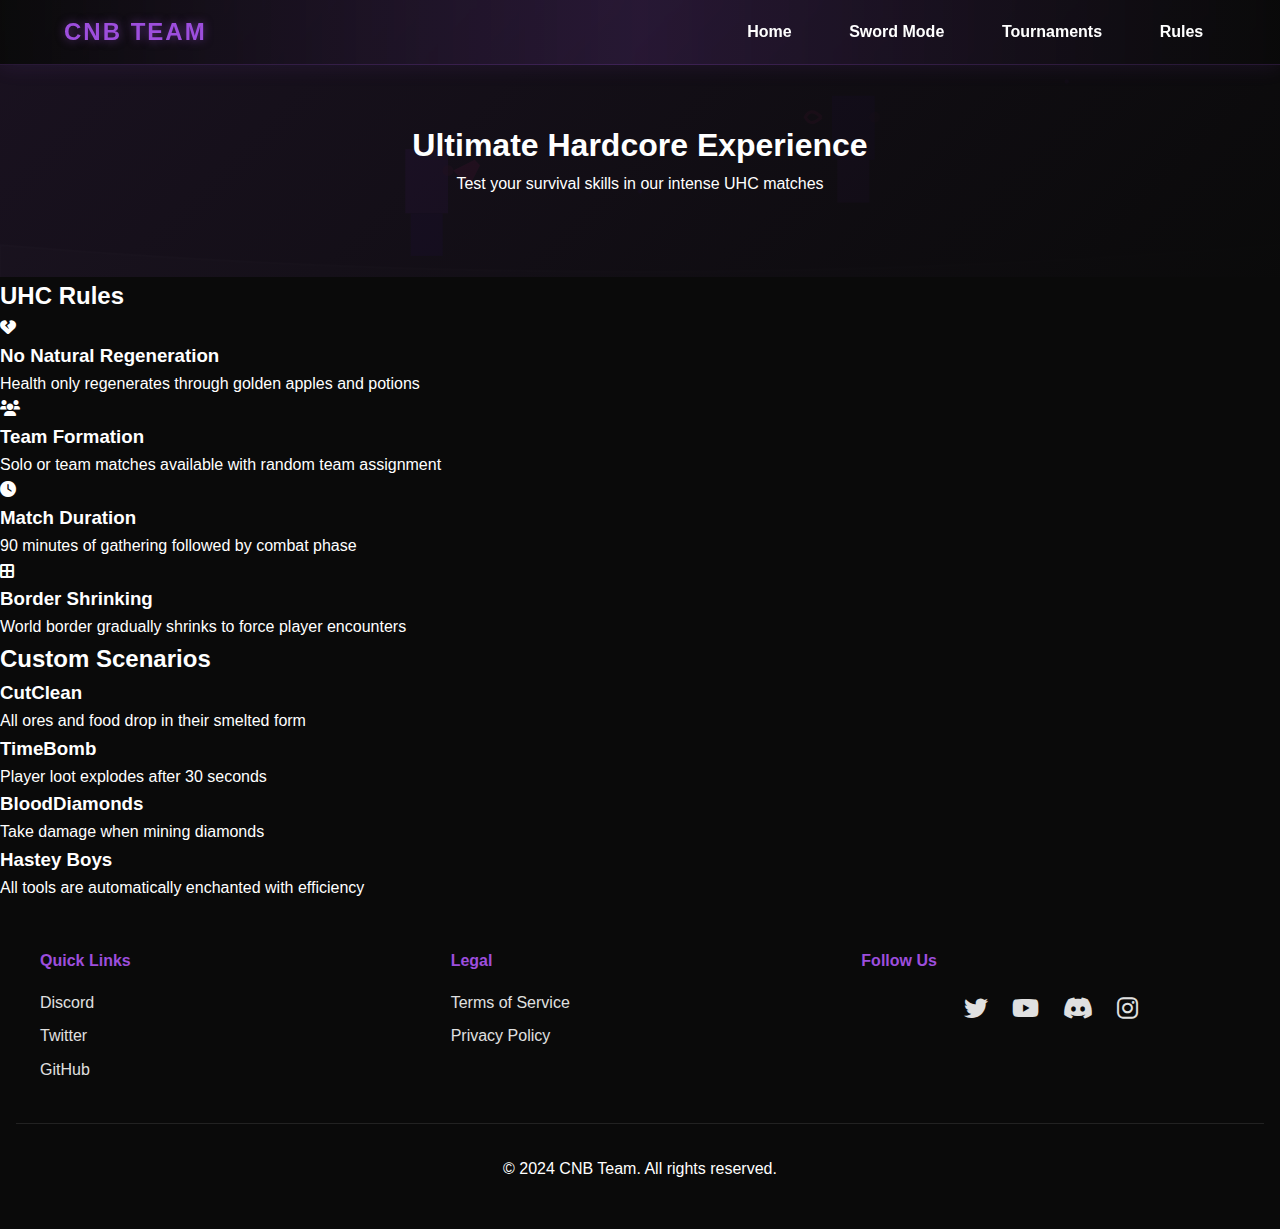
<file: pages/uhc.html>
<!DOCTYPE html>
<html lang="en">
<head>
    <meta charset="UTF-8">
    <meta name="viewport" content="width=device-width, initial-scale=1.0">
    <title>CNB Team - UHC Mode</title>
    <link rel="stylesheet" href="../styles/main.css">
    <link rel="stylesheet" href="https://cdnjs.cloudflare.com/ajax/libs/font-awesome/6.0.0/css/all.min.css">
</head>
<body class="dark-theme">
    <!-- Navigation -->
    <nav class="navbar">
        <div class="logo">CNB Team</div>
        <div class="nav-links">
            <a href="../index.html">Home</a>
            <a href="sword.html">Sword Mode</a>
            <a href="tournaments.html">Tournaments</a>
            <a href="#rules">Rules</a>
        </div>
    </nav>

    <!-- UHC Hero Section -->
    <header class="page-hero uhc-hero">
        <h1>Ultimate Hardcore Experience</h1>
        <p>Test your survival skills in our intense UHC matches</p>
    </header>

    <!-- Rules Section -->
    <section id="rules" class="rules-section">
        <h2>UHC Rules</h2>
        <div class="rules-grid">
            <div class="rule-card">
                <i class="fas fa-heart-broken"></i>
                <h3>No Natural Regeneration</h3>
                <p>Health only regenerates through golden apples and potions</p>
            </div>
            <div class="rule-card">
                <i class="fas fa-users"></i>
                <h3>Team Formation</h3>
                <p>Solo or team matches available with random team assignment</p>
            </div>
            <div class="rule-card">
                <i class="fas fa-clock"></i>
                <h3>Match Duration</h3>
                <p>90 minutes of gathering followed by combat phase</p>
            </div>
            <div class="rule-card">
                <i class="fas fa-border-all"></i>
                <h3>Border Shrinking</h3>
                <p>World border gradually shrinks to force player encounters</p>
            </div>
        </div>
    </section>

    <!-- Scenarios Section -->
    <section class="scenarios-section">
        <h2>Custom Scenarios</h2>
        <div class="scenarios-grid">
            <div class="scenario-card">
                <h3>CutClean</h3>
                <p>All ores and food drop in their smelted form</p>
            </div>
            <div class="scenario-card">
                <h3>TimeBomb</h3>
                <p>Player loot explodes after 30 seconds</p>
            </div>
            <div class="scenario-card">
                <h3>BloodDiamonds</h3>
                <p>Take damage when mining diamonds</p>
            </div>
            <div class="scenario-card">
                <h3>Hastey Boys</h3>
                <p>All tools are automatically enchanted with efficiency</p>
            </div>
        </div>
    </section>

    <!-- Footer -->
    <footer class="footer">
        <div class="footer-content">
            <div class="footer-section">
                <h4>Quick Links</h4>
                <a href="https://discord.gg/cnbteam">Discord</a>
                <a href="https://twitter.com/cnbteam">Twitter</a>
                <a href="https://github.com/cnbteam">GitHub</a>
            </div>
            <div class="footer-section">
                <h4>Legal</h4>
                <a href="#">Terms of Service</a>
                <a href="#">Privacy Policy</a>
            </div>
            <div class="footer-section">
                <h4>Follow Us</h4>
                <div class="social-links footer-social">
                    <a href="#" class="social-icon"><i class="fab fa-twitter"></i></a>
                    <a href="#" class="social-icon"><i class="fab fa-youtube"></i></a>
                    <a href="#" class="social-icon"><i class="fab fa-discord"></i></a>
                    <a href="#" class="social-icon"><i class="fab fa-instagram"></i></a>
                </div>
            </div>
        </div>
        <div class="footer-bottom">
            <p>&copy; 2024 CNB Team. All rights reserved.</p>
        </div>
    </footer>

    <!-- Scripts -->
    <script src="../js/main.js"></script>
</body>
</html>
</file>
<file: styles/main.css>
/* Modern CSS Reset and Variables */
:root {
    --primary-color: #9d4edd;
    --secondary-color: #6c3a9e;
    --accent-color: #ffffff;
    --background-dark: #0a0a0a;
    --background-light: #ffffff;
    --text-primary: #ffffff;
    --text-secondary: #e0e0e0;
    --transition-speed: 0.3s;
    --border-radius: 8px;
}

* {
    margin: 0;
    padding: 0;
    box-sizing: border-box;
}

html {
    scroll-behavior: smooth;
}

body {
    font-family: 'Segoe UI', Tahoma, Geneva, Verdana, sans-serif;
    line-height: 1.6;
    background-color: var(--background-dark);
    color: var(--text-primary);
}

/* Navbar Styles */
.navbar {
    position: fixed;
    top: 0;
    width: 100%;
    display: flex;
    justify-content: space-between;
    align-items: center;
    padding: 0.8rem 5%;
    background: linear-gradient(90deg, rgba(10, 10, 10, 0.95) 0%, rgba(157, 78, 221, 0.15) 50%, rgba(10, 10, 10, 0.95) 100%);
    backdrop-filter: blur(10px);
    border-bottom: 1px solid rgba(157, 78, 221, 0.2);
    box-shadow: 0 2px 20px rgba(157, 78, 221, 0.1);
    z-index: 1000;
    transition: all var(--transition-speed);
}


body.menu-open {
    overflow: hidden;
}

@media screen and (max-width: 768px) {
    .nav-links {
        position: fixed;
        top: 0;
        right: -100%;
        height: 100vh;
        width: 100%;
        background: rgba(10, 10, 10, 0.98);
        backdrop-filter: blur(10px);
        display: flex;
        flex-direction: column;
        justify-content: center;
        align-items: center;
        gap: 1.5rem;
        padding: 5rem 2rem;
        transition: all 0.3s ease;
        z-index: 1000;
        overflow-y: auto;
    }

    .nav-links a {
        font-size: 1.2rem !important;
        opacity: 0;
        transform: translateY(20px);
        width: 100%;
        max-width: 300px;
        text-align: center;
        padding: 1rem !important;
        margin: 0.2rem 0;
        border: 1px solid rgba(157, 78, 221, 0.2);
        background: rgba(157, 78, 221, 0.1);
        backdrop-filter: blur(5px);
        border-radius: var(--border-radius);
        display: flex;
        align-items: center;
        justify-content: center;
    }

    .nav-links.active {
        right: 0;
    }

    .nav-links.active a {
        opacity: 1;
        transform: translateY(0);
        transition: all 0.3s ease;
    }

    .nav-links.active a:hover {
        background: rgba(157, 78, 221, 0.2);
        border-color: rgba(157, 78, 221, 0.4);
        transform: translateY(-2px);
    }

    .nav-links.active a:nth-child(1) { transition-delay: 0.1s; }
    .nav-links.active a:nth-child(2) { transition-delay: 0.2s; }
    .nav-links.active a:nth-child(3) { transition-delay: 0.3s; }
    .nav-links.active a:nth-child(4) { transition-delay: 0.4s; }
    .nav-links.active a:nth-child(5) { transition-delay: 0.5s; }
    .nav-links.active a:nth-child(6) { transition-delay: 0.6s; }
    .nav-links.active a:nth-child(7) { transition-delay: 0.7s; }
    .nav-links.active a:nth-child(8) { transition-delay: 0.8s; }

    .menu-toggle {
        display: block;
        cursor: pointer;
        z-index: 1001;
    }

    .menu-toggle span {
        display: block;
        width: 25px;
        height: 3px;
        background-color: var(--text-primary);
        margin: 5px 0;
        transition: all 0.3s ease;
    }

    .menu-toggle.active span:nth-child(1) {
        transform: rotate(45deg) translate(5px, 5px);
    }

    .menu-toggle.active span:nth-child(2) {
        opacity: 0;
    }

    .menu-toggle.active span:nth-child(3) {
        transform: rotate(-45deg) translate(7px, -6px);
    }
}

.logo {
    font-size: 1.5rem;
    font-weight: 800;
    color: var(--primary-color);
    text-transform: uppercase;
    letter-spacing: 2px;
    text-shadow: 0 0 10px rgba(157, 78, 221, 0.5);
    transition: all var(--transition-speed);
}

.logo:hover {
    transform: scale(1.05);
    text-shadow: 0 0 20px rgba(157, 78, 221, 0.8);
}

.nav-links {
    display: flex;
    align-items: center;
    gap: 2rem;
}

.nav-links a {
    color: var(--text-primary);
    text-decoration: none;
    font-weight: 600;
    font-size: 1rem;
    padding: 0.4rem 0.8rem;
    border-radius: var(--border-radius);
    transition: all var(--transition-speed);
    position: relative;
}

.nav-links a:not(.btn-discord):after {
    content: '';
    position: absolute;
    width: 0;
    height: 2px;
    bottom: 0;
    left: 50%;
    background: var(--primary-color);
    transition: all var(--transition-speed);
    transform: translateX(-50%);
}

.nav-links a:not(.btn-discord):hover:after {
    width: 80%;
}

.nav-links a:hover {
    color: var(--primary-color);
    text-shadow: 0 0 10px rgba(157, 78, 221, 0.3);
}

.btn-discord {
    background: var(--primary-color);
    color: var(--text-primary) !important;
    padding: 0.8rem 1.5rem !important;
    border-radius: var(--border-radius);
    font-weight: 700;
    letter-spacing: 1px;
    box-shadow: 0 0 15px rgba(157, 78, 221, 0.3);
}

.btn-discord:hover {
    transform: translateY(-2px);
    box-shadow: 0 5px 20px rgba(157, 78, 221, 0.5);
    color: var(--text-primary) !important;
}

/* Hero Section */
.hero {
    height: 100vh;
    display: flex;
    flex-direction: column;
    justify-content: center;
    align-items: center;
    text-align: center;
    padding: 0 1rem;
    position: relative;
    overflow: hidden;
    background: linear-gradient(135deg, var(--background-dark) 0%, var(--primary-color) 50%, var(--background-dark) 100%);
    position: relative;
    overflow: hidden;
}

.hero-content {
    max-width: 800px;
    margin: 0 auto;
}

.animated-heading {
    font-size: 3.5rem;
    margin-bottom: 2rem;
    background: linear-gradient(45deg, var(--primary-color), var(--accent-color));
    -webkit-background-clip: text;
    -webkit-text-fill-color: transparent;
    animation: glow 2s ease-in-out infinite alternate;
}

@keyframes glow {
    from {
        text-shadow: 0 0 10px var(--primary-color);
    }
    to {
        text-shadow: 0 0 20px var(--accent-color);
    }
}

.server-ip {
    background: rgba(255, 255, 255, 0.1);
    padding: 1rem;
    border-radius: var(--border-radius);
    margin-bottom: 2rem;
    display: inline-flex;
    align-items: center;
    gap: 1rem;
}

.btn-copy {
    background: var(--accent-color);
    border: none;
    padding: 0.5rem 1rem;
    border-radius: var(--border-radius);
    color: var(--text-primary);
    cursor: pointer;
    transition: transform var(--transition-speed);
}

.btn-copy:hover {
    transform: scale(1.05);
}

.cta-buttons {
    display: flex;
    gap: 1rem;
    justify-content: center;
    flex-wrap: wrap;
}

.btn {
    padding: 1rem 2rem;
    border-radius: var(--border-radius);
    text-decoration: none;
    font-weight: bold;
    transition: transform var(--transition-speed);
}

.btn:hover {
    transform: translateY(-2px);
}

/* Team Page Styles */
.team-section, .staff-section {
    padding: 80px 20px;
    background: linear-gradient(45deg, rgba(10, 10, 10, 0.98) 0%, rgba(157, 78, 221, 0.05) 100%);
    border-bottom: 1px solid rgba(157, 78, 221, 0.1);
}

.team-grid {
    display: grid;
    grid-template-columns: repeat(auto-fit, minmax(300px, 1fr));
    gap: 40px;
    max-width: 1200px;
    margin: 0 auto;
    padding: 2rem;
}

.team-member {
    background: rgba(157, 78, 221, 0.05);
    border-radius: 15px;
    padding: 2rem;
    text-align: center;
    border: 1px solid rgba(157, 78, 221, 0.1);
    box-shadow: 0 4px 20px rgba(0, 0, 0, 0.2);
    transition: all 0.3s ease;
    position: relative;
    overflow: hidden;
}

.team-member::before {
    content: '';
    position: absolute;
    top: 0;
    left: 0;
    width: 100%;
    height: 100%;
    background: linear-gradient(45deg, rgba(157, 78, 221, 0.1) 0%, transparent 100%);
    opacity: 0;
    transition: opacity 0.3s ease;
}

.team-member:hover {
    transform: translateY(-5px);
    box-shadow: 0 8px 30px rgba(157, 78, 221, 0.2);
}

.team-member:hover::before {
    opacity: 1;
}

.member-img {
    width: 150px;
    height: 150px;
    margin: 0 auto 1.5rem;
    border-radius: 50%;
    overflow: hidden;
    border: 3px solid rgba(157, 78, 221, 0.3);
    position: relative;
}

.member-img img {
    width: 100%;
    height: 100%;
    object-fit: cover;
    transition: transform 0.3s ease;
}

.team-member:hover .member-img img {
    transform: scale(1.1);
}

.team-member h3 {
    color: var(--text-primary);
    font-size: 1.5rem;
    margin-bottom: 0.5rem;
}

.team-member .role {
    color: var(--primary-color);
    font-size: 1.1rem;
    margin-bottom: 1rem;
    font-weight: 600;
}

.team-member .bio {
    color: var(--text-secondary);
    margin-bottom: 1.5rem;
    line-height: 1.6;
}

.social-links {
    display: flex;
    justify-content: center;
    gap: 1rem;
}

.social-icon {
    color: var(--text-primary);
    font-size: 1.2rem;
    transition: all 0.3s ease;
}

.social-icon:hover {
    color: var(--primary-color);
    transform: translateY(-3px);
}

.staff-grid {
    display: grid;
    grid-template-columns: repeat(auto-fit, minmax(250px, 1fr));
    gap: 30px;
    max-width: 1200px;
    margin: 0 auto;
    padding: 2rem;
}

.staff-role {
    background: rgba(157, 78, 221, 0.05);
    border-radius: 15px;
    padding: 2rem;
    text-align: center;
    border: 1px solid rgba(157, 78, 221, 0.1);
    box-shadow: 0 4px 20px rgba(0, 0, 0, 0.2);
    transition: all 0.3s ease;
}

.staff-role:hover {
    transform: translateY(-5px);
    box-shadow: 0 8px 30px rgba(157, 78, 221, 0.2);
}

.staff-role h3 {
    color: var(--text-primary);
    font-size: 1.3rem;
    margin-bottom: 1rem;
}

.staff-role p {
    color: var(--text-secondary);
    line-height: 1.5;
}

.btn-primary {
    background: var(--primary-color);
    color: var(--text-primary);
}

.btn-secondary {
    background: var(--secondary-color);
    color: var(--text-primary);
}

.btn-accent {
    background: var(--accent-color);
    color: var(--text-primary);
}

/* Founders Section */
.founders-section {
    padding: 5rem 1rem;
    background: var(--background-dark);
}

.founders-grid {
    display: grid;
    grid-template-columns: repeat(auto-fit, minmax(280px, 1fr));
    gap: 2rem;
    max-width: 1200px;
    margin: 0 auto;
    padding: 2rem;
}

.founder-card {
    background: linear-gradient(145deg, rgba(157, 78, 221, 0.1), rgba(108, 58, 158, 0.2));
    border-radius: var(--border-radius);
    padding: 2rem;
    text-align: center;
    transition: transform var(--transition-speed);
}

.founder-card:hover {
    transform: translateY(-10px);
}

.founder-img {
    width: 150px;
    height: 150px;
    margin: 0 auto 1rem;
    border-radius: 50%;
    overflow: hidden;
    border: 3px solid var(--primary-color);
}

.founder-img img {
    width: 100%;
    height: 100%;
    object-fit: cover;
}

.social-links {
    display: flex;
    justify-content: center;
    gap: 1rem;
    margin-top: 1rem;
}

.social-icon {
    color: var(--text-secondary);
    font-size: 1.5rem;
    transition: color var(--transition-speed);
}

.social-icon:hover {
    color: var(--accent-color);
}

/* Gamemodes Section */
.gamemodes-section {
    padding: 5rem 1rem;
    background: var(--background-dark);
}

/* About Page Styles */
.page-hero {
    text-align: center;
    padding: 120px 20px 80px;
    background: linear-gradient(135deg, rgba(157, 78, 221, 0.1) 0%, rgba(10, 10, 10, 0.95) 100%);
    position: relative;
    overflow: hidden;
}

.page-hero::before {
    content: '';
    position: absolute;
    top: 0;
    left: 0;
    right: 0;
    bottom: 0;
    background: url('../assets/screenshots/screenshot1.svg') center/cover;
    opacity: 0.1;
    z-index: -1;
    animation: heroBackground 20s ease-in-out infinite;
}

@keyframes heroBackground {
    0%, 100% { transform: scale(1); }
    50% { transform: scale(1.1); }
}

.story-section, .mission-section, .values-section {
    padding: 80px 20px;
    background: linear-gradient(45deg, rgba(10, 10, 10, 0.98) 0%, rgba(157, 78, 221, 0.05) 100%);
    position: relative;
    overflow: hidden;
    border-bottom: 1px solid rgba(157, 78, 221, 0.1);
}

.story-section h2, .mission-section h2, .values-section h2 {
    font-size: 2.5rem;
    margin-bottom: 2rem;
    text-align: center;
    color: var(--primary-color);
    text-shadow: 0 0 10px rgba(157, 78, 221, 0.3);
}

.story-content {
    max-width: 800px;
    margin: 0 auto;
    padding: 2rem;
    background: rgba(157, 78, 221, 0.05);
    border-radius: 15px;
    border: 1px solid rgba(157, 78, 221, 0.1);
    box-shadow: 0 4px 20px rgba(0, 0, 0, 0.2);
    transform: translateY(0);
    transition: transform 0.3s ease;
}

.story-content:hover {
    transform: translateY(-5px);
}

.mission-grid, .values-grid {
    display: grid;
    grid-template-columns: repeat(auto-fit, minmax(280px, 1fr));
    gap: 30px;
    padding: 20px;
    max-width: 1200px;
    margin: 0 auto;
}

.mission-card, .value-card {
    background: rgba(157, 78, 221, 0.05);
    border-radius: 15px;
    padding: 2rem;
    text-align: center;
    border: 1px solid rgba(157, 78, 221, 0.1);
    box-shadow: 0 4px 20px rgba(0, 0, 0, 0.2);
    transition: all 0.3s ease;
}

.mission-card:hover, .value-card:hover {
    transform: translateY(-5px);
    box-shadow: 0 8px 30px rgba(157, 78, 221, 0.2);
    border-color: var(--primary-color);
}

.mission-card i {
    font-size: 2.5rem;
    color: var(--primary-color);
    margin-bottom: 1.5rem;
    text-shadow: 0 0 10px rgba(157, 78, 221, 0.3);
}

.mission-card h3, .value-card h3 {
    font-size: 1.5rem;
    color: var(--primary-color);
    margin-bottom: 1rem;
}

.mission-card p, .value-card p {
    color: var(--text-secondary);
    line-height: 1.6;
    font-size: 1.1rem;
}

.gamemode-container {
    display: grid;
    grid-template-columns: repeat(auto-fit, minmax(300px, 1fr));
    gap: 2rem;
    max-width: 1200px;
    margin: 0 auto;
    padding: 2rem;
}

.gamemode-card {
    background: linear-gradient(145deg, rgba(157, 78, 221, 0.1), rgba(108, 58, 158, 0.2));
    border-radius: var(--border-radius);
    padding: 2rem;
    min-height: 400px;
    display: flex;
    flex-direction: column;
    transition: transform var(--transition-speed);
}

.gamemode-content {
    flex: 1;
    display: flex;
    flex-direction: column;
}

.gamemode-info {
    flex: 1;
    display: flex;
    flex-direction: column;
}

.gamemode-info h4 {
    margin-bottom: 1rem;
    color: var(--primary-color);
}

.gamemode-info ul {
    list-style: none;
    margin-bottom: 2rem;
    flex: 1;
}

.gamemode-info li {
    margin-bottom: 0.5rem;
    position: relative;
    padding-left: 1.5rem;
}

.gamemode-info li:before {
    content: '•';
    color: var(--primary-color);
    position: absolute;
    left: 0;
}

.gamemode-info .btn {
    align-self: flex-start;
    margin-top: auto;
}

.gamemode-card:hover {
    transform: scale(1.02);
}

.gamemode-media video {
    width: 100%;
    border-radius: var(--border-radius);
    margin-top: 1rem;
}

/* Join CNB Page Styles */
.benefits-section, .join-steps-section, .application-section {
    padding: 80px 20px;
    background: linear-gradient(45deg, rgba(10, 10, 10, 0.98) 0%, rgba(157, 78, 221, 0.05) 100%);
    border-bottom: 1px solid rgba(157, 78, 221, 0.1);
}

.benefits-grid, .steps-container {
    display: grid;
    grid-template-columns: repeat(auto-fit, minmax(250px, 1fr));
    gap: 30px;
    max-width: 1200px;
    margin: 0 auto;
    padding: 2rem;
}

.benefit-card, .join-step {
    background: rgba(157, 78, 221, 0.05);
    border-radius: 15px;
    padding: 2rem;
    text-align: center;
    border: 1px solid rgba(157, 78, 221, 0.1);
    box-shadow: 0 4px 20px rgba(0, 0, 0, 0.2);
    transition: all 0.3s ease;
    display: flex;
    flex-direction: column;
    min-height: 280px;
    justify-content: space-between;
}

.benefit-card i, .join-step .step-number {
    font-size: 2.5rem;
    color: var(--primary-color);
    margin-bottom: 1.5rem;
}

.benefit-card h3, .join-step h3 {
    margin-bottom: 1rem;
}

.benefit-card p, .join-step p {
    margin-bottom: 2rem;
}

.join-step .btn {
    width: fit-content;
    margin: 0 auto;
}

.benefit-card:hover, .join-step:hover {
    transform: translateY(-5px);
    box-shadow: 0 8px 30px rgba(157, 78, 221, 0.2);
}

.join-form {
    max-width: 600px;
    margin: 2rem auto;
    padding: 2rem;
    background: rgba(157, 78, 221, 0.05);
    border-radius: 15px;
    border: 1px solid rgba(157, 78, 221, 0.1);
}

.form-group {
    margin-bottom: 1.5rem;
}

.form-group label {
    display: block;
    margin-bottom: 0.5rem;
    color: var(--text-primary);
}

.form-group input,
.form-group textarea,
.form-group select {
    width: 100%;
    padding: 0.8rem;
    background: rgba(255, 255, 255, 0.05);
    border: 1px solid rgba(157, 78, 221, 0.2);
    border-radius: var(--border-radius);
    color: var(--text-primary);
    margin-top: 0.5rem;
}

/* Contact Page Styles */
.contact-methods {
    padding: 80px 20px;
    background: linear-gradient(45deg, rgba(10, 10, 10, 0.98) 0%, rgba(157, 78, 221, 0.05) 100%);
    border-bottom: 1px solid rgba(157, 78, 221, 0.1);
}

.methods-grid {
    display: grid;
    grid-template-columns: repeat(auto-fit, minmax(280px, 1fr));
    gap: 30px;
    max-width: 1200px;
    margin: 0 auto;
    padding: 2rem;
}

.contact-card {
    background: rgba(157, 78, 221, 0.05);
    border-radius: 15px;
    padding: 2rem;
    text-align: center;
    border: 1px solid rgba(157, 78, 221, 0.1);
    box-shadow: 0 4px 20px rgba(0, 0, 0, 0.2);
    transition: all 0.3s ease;
    display: flex;
    flex-direction: column;
    min-height: 300px;
    justify-content: space-between;
}

.contact-card:hover {
    transform: translateY(-5px);
    box-shadow: 0 8px 30px rgba(157, 78, 221, 0.2);
}

.contact-card i {
    font-size: 2.5rem;
    color: var(--primary-color);
    margin-bottom: 1.5rem;
}

.contact-card h3 {
    margin-bottom: 1rem;
}

.contact-card p {
    margin-bottom: 2rem;
}

.contact-card .btn {
    width: fit-content;
    margin: 0 auto;
}

.contact-form-section {
    padding: 80px 20px;
    background: linear-gradient(45deg, rgba(10, 10, 10, 0.98) 0%, rgba(157, 78, 221, 0.05) 100%);
}

.contact-form {
    max-width: 600px;
    margin: 2rem auto;
    padding: 2rem;
    background: rgba(157, 78, 221, 0.05);
    border-radius: 15px;
    border: 1px solid rgba(157, 78, 221, 0.1);
}

.faq-section {
    padding: 80px 20px;
    background: linear-gradient(45deg, rgba(10, 10, 10, 0.98) 0%, rgba(157, 78, 221, 0.05) 100%);
}

.faq-grid {
    display: grid;
    grid-template-columns: repeat(auto-fit, minmax(300px, 1fr));
    gap: 30px;
    max-width: 1200px;
    margin: 0 auto;
    padding: 2rem;
}

.faq-item {
    background: rgba(157, 78, 221, 0.05);
    border-radius: 15px;
    padding: 2rem;
    border: 1px solid rgba(157, 78, 221, 0.1);
    box-shadow: 0 4px 20px rgba(0, 0, 0, 0.2);
    transition: all 0.3s ease;
}

.faq-item:hover {
    transform: translateY(-5px);
    box-shadow: 0 8px 30px rgba(157, 78, 221, 0.2);
}

.leaderboard {
    margin-top: 2rem;
    background: rgba(0, 0, 0, 0.2);
    border-radius: var(--border-radius);
    padding: 1rem;
}

/* Server Status Widget */
.server-status {
    padding: 2rem;
    background: var(--background-dark);
}

.status-widget {
    max-width: 400px;
    margin: 0 auto;
    background: rgba(255, 255, 255, 0.05);
    border-radius: var(--border-radius);
    padding: 1.5rem;
}

.status-indicator {
    display: flex;
    align-items: center;
    gap: 0.5rem;
}

.status-dot {
    width: 12px;
    height: 12px;
    border-radius: 50%;
    background: #666;
}

.status-dot.online {
    background: #4CAF50;
}

.status-dot.offline {
    background: #f44336;
}

/* Media Gallery */
.media-section {
    padding: 5rem 1rem;
    background: var(--background-dark);
}

.carousel-container {
    position: relative;
    max-width: 1000px;
    margin: 0 auto;
    overflow: hidden;
    border-radius: var(--border-radius);
}

.carousel-track {
    display: flex;
    transition: transform 0.5s ease-in-out;
}

.carousel-button {
    position: absolute;
    top: 50%;
    transform: translateY(-50%);
    background: rgba(0, 0, 0, 0.5);
    color: white;
    border: none;
    padding: 1rem;
    cursor: pointer;
    z-index: 2;
}

.carousel-button.prev {
    left: 0;
}

.carousel-button.next {
    right: 0;
}

/* Modal */
.modal {
    display: none;
    position: fixed;
    top: 0;
    left: 0;
    width: 100%;
    height: 100%;
    background: rgba(0, 0, 0, 0.9);
    z-index: 1001;
}

.modal-content {
    position: relative;
    width: 90%;
    max-width: 800px;
    margin: 50px auto;
    padding: 20px;
}

.close-modal {
    position: absolute;
    right: 10px;
    top: 10px;
    color: white;
    font-size: 30px;
    cursor: pointer;
}

/* Footer */
.footer {
    background: var(--background-dark);
    padding: 3rem 1rem;
    margin-top: auto;
}

.footer-content {
    max-width: 1200px;
    margin: 0 auto;
    display: grid;
    grid-template-columns: repeat(auto-fit, minmax(200px, 1fr));
    gap: 2rem;
}

.footer-section h4 {
    color: var(--primary-color);
    margin-bottom: 1rem;
}

.footer-section a {
    color: var(--text-secondary);
    text-decoration: none;
    display: block;
    margin-bottom: 0.5rem;
    transition: color var(--transition-speed);
}

.footer-section a:hover {
    color: var(--primary-color);
}

.footer-social {
    display: flex;
    gap: 1.5rem;
    margin-top: 1rem;
}

.footer-social .social-icon {
    font-size: 1.5rem;
    color: var(--text-secondary);
    transition: all var(--transition-speed);
}

.footer-social .social-icon:hover {
    color: var(--primary-color);
    transform: translateY(-3px);
    text-shadow: 0 0 10px var(--primary-color);
}

.footer-bottom {
    text-align: center;
    margin-top: 2rem;
    padding-top: 2rem;
    border-top: 1px solid rgba(255, 255, 255, 0.1);
}

/* Responsive Design */
@media (max-width: 768px) {
    .navbar {
        padding: 1rem;
    }

    .nav-links {
        display: none;
    }

    .animated-heading {
        font-size: 2rem;
    }

    .cta-buttons {
        flex-direction: column;
    }

    .btn {
        width: 100%;
    }

    .founders-grid,
    .gamemode-container {
        grid-template-columns: 1fr;
    }

    .footer-content {
        grid-template-columns: 1fr;
        text-align: center;
    }
}

/* Animations */
@keyframes fadeIn {
    from {
        opacity: 0;
        transform: translateY(20px);
    }
    to {
        opacity: 1;
        transform: translateY(0);
    }
}

.fade-in {
    animation: fadeIn 1s ease-out;
}

.gamemode-info li {
    margin-bottom: 0.5rem;
    position: relative;
    padding-left: 1.5rem;
}

.gamemode-info li:before {
    content: '•';
    color: var(--primary-color);
    position: absolute;
    left: 0;
}

.gamemode-info .btn {
    align-self: flex-start;
    margin-top: auto;
}

.gamemode-card:hover {
    transform: scale(1.02);
}

.gamemode-media video {
    width: 100%;
    border-radius: var(--border-radius);
    margin-top: 1rem;
}

/* Join CNB Page Styles */
.benefits-section, .join-steps-section, .application-section {
    padding: 80px 20px;
    background: linear-gradient(45deg, rgba(10, 10, 10, 0.98) 0%, rgba(157, 78, 221, 0.05) 100%);
    border-bottom: 1px solid rgba(157, 78, 221, 0.1);
}

.benefits-grid, .steps-container {
    display: grid;
    grid-template-columns: repeat(auto-fit, minmax(250px, 1fr));
    gap: 30px;
    max-width: 1200px;
    margin: 0 auto;
    padding: 2rem;
}

.benefit-card, .join-step {
    background: rgba(157, 78, 221, 0.05);
    border-radius: 15px;
    padding: 2rem;
    text-align: center;
    border: 1px solid rgba(157, 78, 221, 0.1);
    box-shadow: 0 4px 20px rgba(0, 0, 0, 0.2);
    transition: all 0.3s ease;
    display: flex;
    flex-direction: column;
    min-height: 280px;
    justify-content: space-between;
}

.benefit-card i, .join-step .step-number {
    font-size: 2.5rem;
    color: var(--primary-color);
    margin-bottom: 1.5rem;
}

.benefit-card h3, .join-step h3 {
    margin-bottom: 1rem;
}

.benefit-card p, .join-step p {
    margin-bottom: 2rem;
}

.join-step .btn {
    width: fit-content;
    margin: 0 auto;
}

.benefit-card:hover, .join-step:hover {
    transform: translateY(-5px);
    box-shadow: 0 8px 30px rgba(157, 78, 221, 0.2);
}

.join-form {
    max-width: 600px;
    margin: 2rem auto;
    padding: 2rem;
    background: rgba(157, 78, 221, 0.05);
    border-radius: 15px;
    border: 1px solid rgba(157, 78, 221, 0.1);
}

.form-group {
    margin-bottom: 1.5rem;
}

.form-group label {
    display: block;
    margin-bottom: 0.5rem;
    color: var(--text-primary);
}

.form-group input,
.form-group textarea,
.form-group select {
    width: 100%;
    padding: 0.8rem;
    background: rgba(255, 255, 255, 0.05);
    border: 1px solid rgba(157, 78, 221, 0.2);
    border-radius: var(--border-radius);
    color: var(--text-primary);
    margin-top: 0.5rem;
}

/* Contact Page Styles */
.contact-methods {
    padding: 80px 20px;
    background: linear-gradient(45deg, rgba(10, 10, 10, 0.98) 0%, rgba(157, 78, 221, 0.05) 100%);
    border-bottom: 1px solid rgba(157, 78, 221, 0.1);
}

.methods-grid {
    display: grid;
    grid-template-columns: repeat(auto-fit, minmax(280px, 1fr));
    gap: 30px;
    max-width: 1200px;
    margin: 0 auto;
    padding: 2rem;
}

.contact-card {
    background: rgba(157, 78, 221, 0.05);
    border-radius: 15px;
    padding: 2rem;
    text-align: center;
    border: 1px solid rgba(157, 78, 221, 0.1);
    box-shadow: 0 4px 20px rgba(0, 0, 0, 0.2);
    transition: all 0.3s ease;
    display: flex;
    flex-direction: column;
    min-height: 300px;
    justify-content: space-between;
}

.contact-card:hover {
    transform: translateY(-5px);
    box-shadow: 0 8px 30px rgba(157, 78, 221, 0.2);
}

.contact-card i {
    font-size: 2.5rem;
    color: var(--primary-color);
    margin-bottom: 1.5rem;
}

.contact-card h3 {
    margin-bottom: 1rem;
}

.contact-card p {
    margin-bottom: 2rem;
}

.contact-card .btn {
    width: fit-content;
    margin: 0 auto;
}

.contact-form-section {
    padding: 80px 20px;
    background: linear-gradient(45deg, rgba(10, 10, 10, 0.98) 0%, rgba(157, 78, 221, 0.05) 100%);
}

.contact-form {
    max-width: 600px;
    margin: 2rem auto;
    padding: 2rem;
    background: rgba(157, 78, 221, 0.05);
    border-radius: 15px;
    border: 1px solid rgba(157, 78, 221, 0.1);
}

.faq-section {
    padding: 80px 20px;
    background: linear-gradient(45deg, rgba(10, 10, 10, 0.98) 0%, rgba(157, 78, 221, 0.05) 100%);
}

.faq-grid {
    display: grid;
    grid-template-columns: repeat(auto-fit, minmax(300px, 1fr));
    gap: 30px;
    max-width: 1200px;
    margin: 0 auto;
    padding: 2rem;
}

.faq-item {
    background: rgba(157, 78, 221, 0.05);
    border-radius: 15px;
    padding: 2rem;
    border: 1px solid rgba(157, 78, 221, 0.1);
    box-shadow: 0 4px 20px rgba(0, 0, 0, 0.2);
    transition: all 0.3s ease;
}

.faq-item:hover {
    transform: translateY(-5px);
    box-shadow: 0 8px 30px rgba(157, 78, 221, 0.2);
}

.leaderboard {
    margin-top: 2rem;
    background: rgba(0, 0, 0, 0.2);
    border-radius: var(--border-radius);
    padding: 1rem;
}

/* Server Status Widget */
.server-status {
    padding: 2rem;
    background: var(--background-dark);
}

.status-widget {
    max-width: 400px;
    margin: 0 auto;
    background: rgba(255, 255, 255, 0.05);
    border-radius: var(--border-radius);
    padding: 1.5rem;
}

.status-indicator {
    display: flex;
    align-items: center;
    gap: 0.5rem;
}

.status-dot {
    width: 12px;
    height: 12px;
    border-radius: 50%;
    background: #666;
}

.status-dot.online {
    background: #4CAF50;
}

.status-dot.offline {
    background: #f44336;
}

/* Media Gallery */
.media-section {
    padding: 5rem 1rem;
    background: var(--background-dark);
}

.carousel-container {
    position: relative;
    max-width: 1000px;
    margin: 0 auto;
    overflow: hidden;
    border-radius: var(--border-radius);
}

.carousel-track {
    display: flex;
    transition: transform 0.5s ease-in-out;
}

.carousel-button {
    position: absolute;
    top: 50%;
    transform: translateY(-50%);
    background: rgba(0, 0, 0, 0.5);
    color: white;
    border: none;
    padding: 1rem;
    cursor: pointer;
    z-index: 2;
}

.carousel-button.prev {
    left: 0;
}

.carousel-button.next {
    right: 0;
}

/* Modal */
.modal {
    display: none;
    position: fixed;
    top: 0;
    left: 0;
    width: 100%;
    height: 100%;
    background: rgba(0, 0, 0, 0.9);
    z-index: 1001;
}

.modal-content {
    position: relative;
    width: 90%;
    max-width: 800px;
    margin: 50px auto;
    padding: 20px;
}

.close-modal {
    position: absolute;
    right: 10px;
    top: 10px;
    color: white;
    font-size: 30px;
    cursor: pointer;
}

/* Footer */
.footer {
    background: var(--background-dark);
    padding: 3rem 1rem;
    margin-top: auto;
}

.footer-content {
    max-width: 1200px;
    margin: 0 auto;
    display: grid;
    grid-template-columns: repeat(auto-fit, minmax(200px, 1fr));
    gap: 2rem;
}

.footer-section h4 {
    color: var(--primary-color);
    margin-bottom: 1rem;
}

.footer-section a {
    color: var(--text-secondary);
    text-decoration: none;
    display: block;
    margin-bottom: 0.5rem;
    transition: color var(--transition-speed);
}

.footer-section a:hover {
    color: var(--primary-color);
}

.footer-social {
    display: flex;
    gap: 1.5rem;
    margin-top: 1rem;
}

.footer-social .social-icon {
    font-size: 1.5rem;
    color: var(--text-secondary);
    transition: all var(--transition-speed);
}

.footer-social .social-icon:hover {
    color: var(--primary-color);
    transform: translateY(-3px);
    text-shadow: 0 0 10px var(--primary-color);
}

.footer-bottom {
    text-align: center;
    margin-top: 2rem;
    padding-top: 2rem;
    border-top: 1px solid rgba(255, 255, 255, 0.1);
}

/* Responsive Design */
@media (max-width: 768px) {
    .navbar {
        padding: 1rem;
    }

    .nav-links {
        display: none;
    }

    .animated-heading {
        font-size: 2rem;
    }

    .cta-buttons {
        flex-direction: column;
    }

    .btn {
        width: 100%;
    }

    .founders-grid,
    .gamemode-container {
        grid-template-columns: 1fr;
    }

    .footer-content {
        grid-template-columns: 1fr;
        text-align: center;
    }
}

/* Animations */
@keyframes fadeIn {
    from {
        opacity: 0;
        transform: translateY(20px);
    }
    to {
        opacity: 1;
        transform: translateY(0);
    }
}

.fade-in {
    animation: fadeIn 1s ease-out;
}

.gamemode-info li {
    margin-bottom: 0.5rem;
    position: relative;
    padding-left: 1.5rem;
}

.gamemode-info li:before {
    content: '•';
    color: var(--primary-color);
    position: absolute;
    left: 0;
}

.gamemode-info .btn {
    align-self: flex-start;
    margin-top: auto;
}

.gamemode-card:hover {
    transform: scale(1.02);
}

.gamemode-media video {
    width: 100%;
    border-radius: var(--border-radius);
    margin-top: 1rem;
}

/* Join CNB Page Styles */
.benefits-section, .join-steps-section, .application-section {
    padding: 80px 20px;
    background: linear-gradient(45deg, rgba(10, 10, 10, 0.98) 0%, rgba(157, 78, 221, 0.05) 100%);
    border-bottom: 1px solid rgba(157, 78, 221, 0.1);
}

.benefits-grid, .steps-container {
    display: grid;
    grid-template-columns: repeat(auto-fit, minmax(250px, 1fr));
    gap: 30px;
    max-width: 1200px;
    margin: 0 auto;
    padding: 2rem;
}

.benefit-card, .join-step {
    background: rgba(157, 78, 221, 0.05);
    border-radius: 15px;
    padding: 2rem;
    text-align: center;
    border: 1px solid rgba(157, 78, 221, 0.1);
    box-shadow: 0 4px 20px rgba(0, 0, 0, 0.2);
    transition: all 0.3s ease;
    display: flex;
    flex-direction: column;
    min-height: 280px;
    justify-content: space-between;
}

.benefit-card i, .join-step .step-number {
    font-size: 2.5rem;
    color: var(--primary-color);
    margin-bottom: 1.5rem;
}

.benefit-card h3, .join-step h3 {
    margin-bottom: 1rem;
}

.benefit-card p, .join-step p {
    margin-bottom: 2rem;
}

.join-step .btn {
    width: fit-content;
    margin: 0 auto;
}

.benefit-card:hover, .join-step:hover {
    transform: translateY(-5px);
    box-shadow: 0 8px 30px rgba(157, 78, 221, 0.2);
}

.join-form {
    max-width: 600px;
    margin: 2rem auto;
    padding: 2rem;
    background: rgba(157, 78, 221, 0.05);
    border-radius: 15px;
    border: 1px solid rgba(157, 78, 221, 0.1);
}

.form-group {
    margin-bottom: 1.5rem;
}

.form-group label {
    display: block;
    margin-bottom: 0.5rem;
    color: var(--text-primary);
}

.form-group input,
.form-group textarea,
.form-group select {
    width: 100%;
    padding: 0.8rem;
    background: rgba(255, 255, 255, 0.05);
    border: 1px solid rgba(157, 78, 221, 0.2);
    border-radius: var(--border-radius);
    color: var(--text-primary);
    margin-top: 0.5rem;
}

/* Contact Page Styles */
.contact-methods {
    padding: 80px 20px;
    background: linear-gradient(45deg, rgba(10, 10, 10, 0.98) 0%, rgba(157, 78, 221, 0.05) 100%);
    border-bottom: 1px solid rgba(157, 78, 221, 0.1);
}

.methods-grid {
    display: grid;
    grid-template-columns: repeat(auto-fit, minmax(280px, 1fr));
    gap: 30px;
    max-width: 1200px;
    margin: 0 auto;
    padding: 2rem;
}

.contact-card {
    background: rgba(157, 78, 221, 0.05);
    border-radius: 15px;
    padding: 2rem;
    text-align: center;
    border: 1px solid rgba(157, 78, 221, 0.1);
    box-shadow: 0 4px 20px rgba(0, 0, 0, 0.2);
    transition: all 0.3s ease;
    display: flex;
    flex-direction: column;
    min-height: 300px;
    justify-content: space-between;
}

.contact-card:hover {
    transform: translateY(-5px);
    box-shadow: 0 8px 30px rgba(157, 78, 221, 0.2);
}

.contact-card i {
    font-size: 2.5rem;
    color: var(--primary-color);
    margin-bottom: 1.5rem;
}

.contact-card h3 {
    margin-bottom: 1rem;
}

.contact-card p {
    margin-bottom: 2rem;
}

.contact-card .btn {
    width: fit-content;
    margin: 0 auto;
}

.contact-form-section {
    padding: 80px 20px;
    background: linear-gradient(45deg, rgba(10, 10, 10, 0.98) 0%, rgba(157, 78, 221, 0.05) 100%);
}

.contact-form {
    max-width: 600px;
    margin: 2rem auto;
    padding: 2rem;
    background: rgba(157, 78, 221, 0.05);
    border-radius: 15px;
    border: 1px solid rgba(157, 78, 221, 0.1);
}

.faq-section {
    padding: 80px 20px;
    background: linear-gradient(45deg, rgba(10, 10, 10, 0.98) 0%, rgba(157, 78, 221, 0.05) 100%);
}

.faq-grid {
    display: grid;
    grid-template-columns: repeat(auto-fit, minmax(300px, 1fr));
    gap: 30px;
    max-width: 1200px;
    margin: 0 auto;
    padding: 2rem;
}

.faq-item {
    background: rgba(157, 78, 221, 0.05);
    border-radius: 15px;
    padding: 2rem;
    border: 1px solid rgba(157, 78, 221, 0.1);
    box-shadow: 0 4px 20px rgba(0, 0, 0, 0.2);
    transition: all 0.3s ease;
}

.faq-item:hover {
    transform: translateY(-5px);
    box-shadow: 0 8px 30px rgba(157, 78, 221, 0.2);
}

.leaderboard {
    margin-top: 2rem;
    background: rgba(0, 0, 0, 0.2);
    border-radius: var(--border-radius);
    padding: 1rem;
}

/* Server Status Widget */
.server-status {
    padding: 2rem;
    background: var(--background-dark);
}

.status-widget {
    max-width: 400px;
    margin: 0 auto;
    background: rgba(255, 255, 255, 0.05);
    border-radius: var(--border-radius);
    padding: 1.5rem;
}

.status-indicator {
    display: flex;
    align-items: center;
    gap: 0.5rem;
}

.status-dot {
    width: 12px;
    height: 12px;
    border-radius: 50%;
    background: #666;
}

.status-dot.online {
    background: #4CAF50;
}

.status-dot.offline {
    background: #f44336;
}

/* Media Gallery */
.media-section {
    padding: 5rem 1rem;
    background: var(--background-dark);
}

.carousel-container {
    position: relative;
    max-width: 1000px;
    margin: 0 auto;
    overflow: hidden;
    border-radius: var(--border-radius);
}

.carousel-track {
    display: flex;
    transition: transform 0.5s ease-in-out;
}

.carousel-button {
    position: absolute;
    top: 50%;
    transform: translateY(-50%);
    background: rgba(0, 0, 0, 0.5);
    color: white;
    border: none;
    padding: 1rem;
    cursor: pointer;
    z-index: 2;
}

.carousel-button.prev {
    left: 0;
}

.carousel-button.next {
    right: 0;
}

/* Modal */
.modal {
    display: none;
    position: fixed;
    top: 0;
    left: 0;
    width: 100%;
    height: 100%;
    background: rgba(0, 0, 0, 0.9);
    z-index: 1001;
}

.modal-content {
    position: relative;
    width: 90%;
    max-width: 800px;
    margin: 50px auto;
    padding: 20px;
}

.close-modal {
    position: absolute;
    right: 10px;
    top: 10px;
    color: white;
    font-size: 30px;
    cursor: pointer;
}

/* Footer */
.footer {
    background: var(--background-dark);
    padding: 3rem 1rem;
    margin-top: auto;
}

.footer-content {
    max-width: 1200px;
    margin: 0 auto;
    display: grid;
    grid-template-columns: repeat(auto-fit, minmax(200px, 1fr));
    gap: 2rem;
}

.footer-section h4 {
    color: var(--primary-color);
    margin-bottom: 1rem;
}

.footer-section a {
    color: var(--text-secondary);
    text-decoration: none;
    display: block;
    margin-bottom: 0.5rem;
    transition: color var(--transition-speed);
}

.footer-section a:hover {
    color: var(--primary-color);
}

.footer-social {
    display: flex;
    gap: 1.5rem;
    margin-top: 1rem;
}

.footer-social .social-icon {
    font-size: 1.5rem;
    color: var(--text-secondary);
    transition: all var(--transition-speed);
}

.footer-social .social-icon:hover {
    color: var(--primary-color);
    transform: translateY(-3px);
    text-shadow: 0 0 10px var(--primary-color);
}

.footer-bottom {
    text-align: center;
    margin-top: 2rem;
    padding-top: 2rem;
    border-top: 1px solid rgba(255, 255, 255, 0.1);
}

/* Responsive Design */
@media (max-width: 768px) {
    .navbar {
        padding: 1rem;
    }

    .nav-links {
        display: none;
    }

    .animated-heading {
        font-size: 2rem;
    }

    .cta-buttons {
        flex-direction: column;
    }

    .btn {
        width: 100%;
    }

    .founders-grid,
    .gamemode-container {
        grid-template-columns: 1fr;
    }

    .footer-content {
        grid-template-columns: 1fr;
        text-align: center;
    }
}

/* Animations */
@keyframes fadeIn {
    from {
        opacity: 0;
        transform: translateY(20px);
    }
    to {
        opacity: 1;
        transform: translateY(0);
    }
}

.fade-in {
    animation: fadeIn 1s ease-out;
}

.gamemode-info li {
    margin-bottom: 0.5rem;
    position: relative;
    padding-left: 1.5rem;
}

.gamemode-info li:before {
    content: '•';
    color: var(--primary-color);
    position: absolute;
    left: 0;
}

.gamemode-info .btn {
    align-self: flex-start;
    margin-top: auto;
}

.gamemode-card:hover {
    transform: scale(1.02);
}

.gamemode-media video {
    width: 100%;
    border-radius: var(--border-radius);
    margin-top: 1rem;
}

/* Join CNB Page Styles */
.benefits-section, .join-steps-section, .application-section {
    padding: 80px 20px;
    background: linear-gradient(45deg, rgba(10, 10, 10, 0.98) 0%, rgba(157, 78, 221, 0.05) 100%);
    border-bottom: 1px solid rgba(157, 78, 221, 0.1);
}

.benefits-grid, .steps-container {
    display: grid;
    grid-template-columns: repeat(auto-fit, minmax(250px, 1fr));
    gap: 30px;
    max-width: 1200px;
    margin: 0 auto;
    padding: 2rem;
}

.benefit-card, .join-step {
    background: rgba(157, 78, 221, 0.05);
    border-radius: 15px;
    padding: 2rem;
    text-align: center;
    border: 1px solid rgba(157, 78, 221, 0.1);
    box-shadow: 0 4px 20px rgba(0, 0, 0, 0.2);
    transition: all 0.3s ease;
    display: flex;
    flex-direction: column;
    min-height: 280px;
    justify-content: space-between;
}

.benefit-card i, .join-step .step-number {
    font-size: 2.5rem;
    color: var(--primary-color);
    margin-bottom: 1.5rem;
}

.benefit-card h3, .join-step h3 {
    margin-bottom: 1rem;
}

.benefit-card p, .join-step p {
    margin-bottom: 2rem;
}

.join-step .btn {
    width: fit-content;
    margin: 0 auto;
}

.benefit-card:hover, .join-step:hover {
    transform: translateY(-5px);
    box-shadow: 0 8px 30px rgba(157, 78, 221, 0.2);
}

.join-form {
    max-width: 600px;
    margin: 2rem auto;
    padding: 2rem;
    background: rgba(157, 78, 221, 0.05);
    border-radius: 15px;
    border: 1px solid rgba(157, 78, 221, 0.1);
}

.form-group {
    margin-bottom: 1.5rem;
}

.form-group label {
    display: block;
    margin-bottom: 0.5rem;
    color: var(--text-primary);
}

.form-group input,
.form-group textarea,
.form-group select {
    width: 100%;
    padding: 0.8rem;
    background: rgba(255, 255, 255, 0.05);
    border: 1px solid rgba(157, 78, 221, 0.2);
    border-radius: var(--border-radius);
    color: var(--text-primary);
    margin-top: 0.5rem;
}

/* Contact Page Styles */
.contact-methods {
    padding: 80px 20px;
    background: linear-gradient(45deg, rgba(10, 10, 10, 0.98) 0%, rgba(157, 78, 221, 0.05) 100%);
    border-bottom: 1px solid rgba(157, 78, 221, 0.1);
}

.methods-grid {
    display: grid;
    grid-template-columns: repeat(auto-fit, minmax(280px, 1fr));
    gap: 30px;
    max-width: 1200px;
    margin: 0 auto;
    padding: 2rem;
}

.contact-card {
    background: rgba(157, 78, 221, 0.05);
    border-radius: 15px;
    padding: 2rem;
    text-align: center;
    border: 1px solid rgba(157, 78, 221, 0.1);
    box-shadow: 0 4px 20px rgba(0, 0, 0, 0.2);
    transition: all 0.3s ease;
    display: flex;
    flex-direction: column;
    min-height: 300px;
    justify-content: space-between;
}

.contact-card:hover {
    transform: translateY(-5px);
    box-shadow: 0 8px 30px rgba(157, 78, 221, 0.2);
}

.contact-card i {
    font-size: 2.5rem;
    color: var(--primary-color);
    margin-bottom: 1.5rem;
}

.contact-card h3 {
    margin-bottom: 1rem;
}

.contact-card p {
    margin-bottom: 2rem;
}

.contact-card .btn {
    width: fit-content;
    margin: 0 auto;
}

.contact-form-section {
    padding: 80px 20px;
    background: linear-gradient(45deg, rgba(10, 10, 10, 0.98) 0%, rgba(157, 78, 221, 0.05) 100%);
}

.contact-form {
    max-width: 600px;
    margin: 2rem auto;
    padding: 2rem;
    background: rgba(157, 78, 221, 0.05);
    border-radius: 15px;
    border: 1px solid rgba(157, 78, 221, 0.1);
}

.faq-section {
    padding: 80px 20px;
    background: linear-gradient(45deg, rgba(10, 10, 10, 0.98) 0%, rgba(157, 78, 221, 0.05) 100%);
}

.faq-grid {
    display: grid;
    grid-template-columns: repeat(auto-fit, minmax(300px, 1fr));
    gap: 30px;
    max-width: 1200px;
    margin: 0 auto;
    padding: 2rem;
}

.faq-item {
    background: rgba(157, 78, 221, 0.05);
    border-radius: 15px;
    padding: 2rem;
    border: 1px solid rgba(157, 78, 221, 0.1);
    box-shadow: 0 4px 20px rgba(0, 0, 0, 0.2);
    transition: all 0.3s ease;
}

.faq-item:hover {
    transform: translateY(-5px);
    box-shadow: 0 8px 30px rgba(157, 78, 221, 0.2);
}

.leaderboard {
    margin-top: 2rem;
    background: rgba(0, 0, 0, 0.2);
    border-radius: var(--border-radius);
    padding: 1rem;
}

/* Server Status Widget */
.server-status {
    padding: 2rem;
    background: var(--background-dark);
}

.status-widget {
    max-width: 400px;
    margin: 0 auto;
    background: rgba(255, 255, 255, 0.05);
    border-radius: var(--border-radius);
    padding: 1.5rem;
}

.status-indicator {
    display: flex;
    align-items: center;
    gap: 0.5rem;
}

.status-dot {
    width: 12px;
    height: 12px;
    border-radius: 50%;
    background: #666;
}

.status-dot.online {
    background: #4CAF50;
}

.status-dot.offline {
    background: #f44336;
}

/* Media Gallery */
.media-section {
    padding: 5rem 1rem;
    background: var(--background-dark);
}

.carousel-container {
    position: relative;
    max-width: 1000px;
    margin: 0 auto;
    overflow: hidden;
    border-radius: var(--border-radius);
}

.carousel-track {
    display: flex;
    transition: transform 0.5s ease-in-out;
}

.carousel-button {
    position: absolute;
    top: 50%;
    transform: translateY(-50%);
    background: rgba(0, 0, 0, 0.5);
    color: white;
    border: none;
    padding: 1rem;
    cursor: pointer;
    z-index: 2;
}

.carousel-button.prev {
    left: 0;
}

.carousel-button.next {
    right: 0;
}

/* Modal */
.modal {
    display: none;
    position: fixed;
    top: 0;
    left: 0;
    width: 100%;
    height: 100%;
    background: rgba(0, 0, 0, 0.9);
    z-index: 1001;
}

.modal-content {
    position: relative;
    width: 90%;
    max-width: 800px;
    margin: 50px auto;
    padding: 20px;
}

.close-modal {
    position: absolute;
    right: 10px;
    top: 10px;
    color: white;
    font-size: 30px;
    cursor: pointer;
}

/* Footer */
.footer {
    background: var(--background-dark);
    padding: 3rem 1rem;
    margin-top: auto;
}

.footer-content {
    max-width: 1200px;
    margin: 0 auto;
    display: grid;
    grid-template-columns: repeat(auto-fit, minmax(200px, 1fr));
    gap: 2rem;
}

.footer-section h4 {
    color: var(--primary-color);
    margin-bottom: 1rem;
}

.footer-section a {
    color: var(--text-secondary);
    text-decoration: none;
    display: block;
    margin-bottom: 0.5rem;
    transition: color var(--transition-speed);
}

.footer-section a:hover {
    color: var(--primary-color);
}

.footer-social {
    display: flex;
    gap: 1.5rem;
    margin-top: 1rem;
}

.footer-social .social-icon {
    font-size: 1.5rem;
    color: var(--text-secondary);
    transition: all var(--transition-speed);
}

.footer-social .social-icon:hover {
    color: var(--primary-color);
    transform: translateY(-3px);
    text-shadow: 0 0 10px var(--primary-color);
}

.footer-bottom {
    text-align: center;
    margin-top: 2rem;
    padding-top: 2rem;
    border-top: 1px solid rgba(255, 255, 255, 0.1);
}

/* Responsive Design */
@media (max-width: 768px) {
    .navbar {
        padding: 1rem;
    }

    .nav-links {
        display: none;
    }

    .animated-heading {
        font-size: 2rem;
    }

    .cta-buttons {
        flex-direction: column;
    }

    .btn {
        width: 100%;
    }

    .founders-grid,
    .gamemode-container {
        grid-template-columns: 1fr;
    }

    .footer-content {
        grid-template-columns: 1fr;
        text-align: center;
    }
}

/* Animations */
@keyframes fadeIn {
    from {
        opacity: 0;
        transform: translateY(20px);
    }
    to {
        opacity: 1;
        transform: translateY(0);
    }
}

.fade-in {
    animation: fadeIn 1s ease-out;
}

.gamemode-info li {
    margin-bottom: 0.5rem;
    position: relative;
    padding-left: 1.5rem;
}

.gamemode-info li:before {
    content: '•';
    color: var(--primary-color);
    position: absolute;
    left: 0;
}

.gamemode-info .btn {
    align-self: flex-start;
    margin-top: auto;
}

.gamemode-card:hover {
    transform: scale(1.02);
}

.gamemode-media video {
    width: 100%;
    border-radius: var(--border-radius);
    margin-top: 1rem;
}

/* Join CNB Page Styles */
.benefits-section, .join-steps-section, .application-section {
    padding: 80px 20px;
    background: linear-gradient(45deg, rgba(10, 10, 10, 0.98) 0%, rgba(157, 78, 221, 0.05) 100%);
    border-bottom: 1px solid rgba(157, 78, 221, 0.1);
}

.benefits-grid, .steps-container {
    display: grid;
    grid-template-columns: repeat(auto-fit, minmax(250px, 1fr));
    gap: 30px;
    max-width: 1200px;
    margin: 0 auto;
    padding: 2rem;
}

.benefit-card, .join-step {
    background: rgba(157, 78, 221, 0.05);
    border-radius: 15px;
    padding: 2rem;
    text-align: center;
    border: 1px solid rgba(157, 78, 221, 0.1);
    box-shadow: 0 4px 20px rgba(0, 0, 0, 0.2);
    transition: all 0.3s ease;
    display: flex;
    flex-direction: column;
    min-height: 280px;
    justify-content: space-between;
}

.benefit-card i, .join-step .step-number {
    font-size: 2.5rem;
    color: var(--primary-color);
    margin-bottom: 1.5rem;
}

.benefit-card h3, .join-step h3 {
    margin-bottom: 1rem;
}

.benefit-card p, .join-step p {
    margin-bottom: 2rem;
}

.join-step .btn {
    width: fit-content;
    margin: 0 auto;
}

.benefit-card:hover, .join-step:hover {
    transform: translateY(-5px);
    box-shadow: 0 8px 30px rgba(157, 78, 221, 0.2);
}

.join-form {
    max-width: 600px;
    margin: 2rem auto;
    padding: 2rem;
    background: rgba(157, 78, 221, 0.05);
    border-radius: 15px;
    border: 1px solid rgba(157, 78, 221, 0.1);
}

.form-group {
    margin-bottom: 1.5rem;
}

.form-group label {
    display: block;
    margin-bottom: 0.5rem;
    color: var(--text-primary);
}

.form-group input,
.form-group textarea,
.form-group select {
    width: 100%;
    padding: 0.8rem;
    background: rgba(255, 255, 255, 0.05);
    border: 1px solid rgba(157, 78, 221, 0.2);
    border-radius: var(--border-radius);
    color: var(--text-primary);
    margin-top: 0.5rem;
}

/* Contact Page Styles */
.contact-methods {
    padding: 80px 20px;
    background: linear-gradient(45deg, rgba(10, 10, 10, 0.98) 0%, rgba(157, 78, 221, 0.05) 100%);
    border-bottom: 1px solid rgba(157, 78, 221, 0.1);
}

.methods-grid {
    display: grid;
    grid-template-columns: repeat(auto-fit, minmax(280px, 1fr));
    gap: 30px;
    max-width: 1200px;
    margin: 0 auto;
    padding: 2rem;
}

.contact-card {
    background: rgba(157, 78, 221, 0.05);
    border-radius: 15px;
    padding: 2rem;
    text-align: center;
    border: 1px solid rgba(157, 78, 221, 0.1);
    box-shadow: 0 4px 20px rgba(0, 0, 0, 0.2);
    transition: all 0.3s ease;
    display: flex;
    flex-direction: column;
    min-height: 300px;
    justify-content: space-between;
}

.contact-card:hover {
    transform: translateY(-5px);
    box-shadow: 0 8px 30px rgba(157, 78, 221, 0.2);
}

.contact-card i {
    font-size: 2.5rem;
    color: var(--primary-color);
    margin-bottom: 1.5rem;
}

.contact-card h3 {
    margin-bottom: 1rem;
}

.contact-card p {
    margin-bottom: 2rem;
}

.contact-card .btn {
    width: fit-content;
    margin: 0 auto;
}

.contact-form-section {
    padding: 80px 20px;
    background: linear-gradient(45deg, rgba(10, 10, 10, 0.98) 0%, rgba(157, 78, 221, 0.05) 100%);
}

.contact-form {
    max-width: 600px;
    margin: 2rem auto;
    padding: 2rem;
    background: rgba(157, 78, 221, 0.05);
    border-radius: 15px;
    border: 1px solid rgba(157, 78, 221, 0.1);
}

.faq-section {
    padding: 80px 20px;
    background: linear-gradient(45deg, rgba(10, 10, 10, 0.98) 0%, rgba(157, 78, 221, 0.05) 100%);
}

.faq-grid {
    display: grid;
    grid-template-columns: repeat(auto-fit, minmax(300px, 1fr));
    gap: 30px;
    max-width: 1200px;
    margin: 0 auto;
    padding: 2rem;
}

.faq-item {
    background: rgba(157, 78, 221, 0.05);
    border-radius: 15px;
    padding: 2rem;
    border: 1px solid rgba(157, 78, 221, 0.1);
    box-shadow: 0 4px 20px rgba(0, 0, 0, 0.2);
    transition: all 0.3s ease;
}

.faq-item:hover {
    transform: translateY(-5px);
    box-shadow: 0 8px 30px rgba(157, 78, 221, 0.2);
}

.leaderboard {
    margin-top: 2rem;
    background: rgba(0, 0, 0, 0.2);
    border-radius: var(--border-radius);
    padding: 1rem;
}

/* Server Status Widget */
.server-status {
    padding: 2rem;
    background: var(--background-dark);
}

.status-widget {
    max-width: 400px;
    margin: 0 auto;
    background: rgba(255, 255, 255, 0.05);
    border-radius: var(--border-radius);
    padding: 1.5rem;
}

.status-indicator {
    display: flex;
    align-items: center;
    gap: 0.5rem;
}

.status-dot {
    width: 12px;
    height: 12px;
    border-radius: 50%;
    background: #666;
}

.status-dot.online {
    background: #4CAF50;
}

.status-dot.offline {
    background: #f44336;
}

/* Media Gallery */
.media-section {
    padding: 5rem 1rem;
    background: var(--background-dark);
}

.carousel-container {
    position: relative;
    max-width: 1000px;
    margin: 0 auto;
    overflow: hidden;
    border-radius: var(--border-radius);
}

.carousel-track {
    display: flex;
    transition: transform 0.5s ease-in-out;
}

.carousel-button {
    position: absolute;
    top: 50%;
    transform: translateY(-50%);
    background: rgba(0, 0, 0, 0.5);
    color: white;
    border: none;
    padding: 1rem;
    cursor: pointer;
    z-index: 2;
}

.carousel-button.prev {
    left: 0;
}

.carousel-button.next {
    right: 0;
}

/* Modal */
.modal {
    display: none;
    position: fixed;
    top: 0;
    left: 0;
    width: 100%;
    height: 100%;
    background: rgba(0, 0, 0, 0.9);
    z-index: 1001;
}

.modal-content {
    position: relative;
    width: 90%;
    max-width: 800px;
    margin: 50px auto;
    padding: 20px;
}

.close-modal {
    position: absolute;
    right: 10px;
    top: 10px;
    color: white;
    font-size: 30px;
    cursor: pointer;
}

/* Footer */
.footer {
    background: var(--background-dark);
    padding: 3rem 1rem;
    margin-top: auto;
}

.footer-content {
    max-width: 1200px;
    margin: 0 auto;
    display: grid;
    grid-template-columns: repeat(auto-fit, minmax(200px, 1fr));
    gap: 2rem;
}

.footer-section h4 {
    color: var(--primary-color);
    margin-bottom: 1rem;
}

.footer-section a {
    color: var(--text-secondary);
    text-decoration: none;
    display: block;
    margin-bottom: 0.5rem;
    transition: color var(--transition-speed);
}

.footer-section a:hover {
    color: var(--primary-color);
}

.footer-social {
    display: flex;
    gap: 1.5rem;
    margin-top: 1rem;
}

.footer-social .social-icon {
    font-size: 1.5rem;
    color: var(--text-secondary);
    transition: all var(--transition-speed);
}

.footer-social .social-icon:hover {
    color: var(--primary-color);
    transform: translateY(-3px);
    text-shadow: 0 0 10px var(--primary-color);
}

.footer-bottom {
    text-align: center;
    margin-top: 2rem;
    padding-top: 2rem;
    border-top: 1px solid rgba(255, 255, 255, 0.1);
}

/* Responsive Design */
@media (max-width: 768px) {
    .navbar {
        padding: 1rem;
    }

    .nav-links {
        display: none;
    }

    .animated-heading {
        font-size: 2rem;
    }

    .cta-buttons {
        flex-direction: column;
    }

    .btn {
        width: 100%;
    }

    .founders-grid,
    .gamemode-container {
        grid-template-columns: 1fr;
    }

    .footer-content {
        grid-template-columns: 1fr;
        text-align: center;
    }
}

/* Animations */
@keyframes fadeIn {
    from {
        opacity: 0;
        transform: translateY(20px);
    }
    to {
        opacity: 1;
        transform: translateY(0);
    }
}

.fade-in {
    animation: fadeIn 1s ease-out;
}

.gamemode-info li {
    margin-bottom: 0.5rem;
    position: relative;
    padding-left: 1.5rem;
}

.gamemode-info li:before {
    content: '•';
    color: var(--primary-color);
    position: absolute;
    left: 0;
}

.gamemode-info .btn {
    align-self: flex-start;
    margin-top: auto;
}

.gamemode-card:hover {
    transform: scale(1.02);
}

.gamemode-media video {
    width: 100%;
    border-radius: var(--border-radius);
    margin-top: 1rem;
}

/* Join CNB Page Styles */
.benefits-section, .join-steps-section, .application-section {
    padding: 80px 20px;
    background: linear-gradient(45deg, rgba(10, 10, 10, 0.98) 0%, rgba(157, 78, 221, 0.05) 100%);
    border-bottom: 1px solid rgba(157, 78, 221, 0.1);
}

.benefits-grid, .steps-container {
    display: grid;
    grid-template-columns: repeat(auto-fit, minmax(250px, 1fr));
    gap: 30px;
    max-width: 1200px;
    margin: 0 auto;
    padding: 2rem;
}

.benefit-card, .join-step {
    background: rgba(157, 78, 221, 0.05);
    border-radius: 15px;
    padding: 2rem;
    text-align: center;
    border: 1px solid rgba(157, 78, 221, 0.1);
    box-shadow: 0 4px 20px rgba(0, 0, 0, 0.2);
    transition: all 0.3s ease;
    display: flex;
    flex-direction: column;
    min-height: 280px;
    justify-content: space-between;
}

.benefit-card i, .join-step .step-number {
    font-size: 2.5rem;
    color: var(--primary-color);
    margin-bottom: 1.5rem;
}

.benefit-card h3, .join-step h3 {
    margin-bottom: 1rem;
}

.benefit-card p, .join-step p {
    margin-bottom: 2rem;
}

.join-step .btn {
    width: fit-content;
    margin: 0 auto;
}

.benefit-card:hover, .join-step:hover {
    transform: translateY(-5px);
    box-shadow: 0 8px 30px rgba(157, 78, 221, 0.2);
}

.join-form {
    max-width: 600px;
    margin: 2rem auto;
    padding: 2rem;
    background: rgba(157, 78, 221, 0.05);
    border-radius: 15px;
    border: 1px solid rgba(157, 78, 221, 0.1);
}

.form-group {
    margin-bottom: 1.5rem;
}

.form-group label {
    display: block;
    margin-bottom: 0.5rem;
    color: var(--text-primary);
}

.form-group input,
.form-group textarea,
.form-group select {
    width: 100%;
    padding: 0.8rem;
    background: rgba(255, 255, 255, 0.05);
    border: 1px solid rgba(157, 78, 221, 0.2);
    border-radius: var(--border-radius);
    color: var(--text-primary);
    margin-top: 0.5rem;
}

/* Contact Page Styles */
.contact-methods {
    padding: 80px 20px;
    background: linear-gradient(45deg, rgba(10, 10, 10, 0.98) 0%, rgba(157, 78, 221, 0.05) 100%);
    border-bottom: 1px solid rgba(157, 78, 221, 0.1);
}

.methods-grid {
    display: grid;
    grid-template-columns: repeat(auto-fit, minmax(280px, 1fr));
    gap: 30px;
    max-width: 1200px;
    margin: 0 auto;
    padding: 2rem;
}

.contact-card {
    background: rgba(157, 78, 221, 0.05);
    border-radius: 15px;
    padding: 2rem;
    text-align: center;
    border: 1px solid rgba(157, 78, 221, 0.1);
    box-shadow: 0 4px 20px rgba(0, 0, 0, 0.2);
    transition: all 0.3s ease;
    display: flex;
    flex-direction: column;
    min-height: 300px;
    justify-content: space-between;
}

.contact-card:hover {
    transform: translateY(-5px);
    box-shadow: 0 8px 30px rgba(157, 78, 221, 0.2);
}

.contact-card i {
    font-size: 2.5rem;
    color: var(--primary-color);
    margin-bottom: 1.5rem;
}

.contact-card h3 {
    margin-bottom: 1rem;
}

.contact-card p {
    margin-bottom: 2rem;
}

.contact-card .btn {
    width: fit-content;
    margin: 0 auto;
}

.contact-form-section {
    padding: 80px 20px;
    background: linear-gradient(45deg, rgba(10, 10, 10, 0.98) 0%, rgba(157, 78, 221, 0.05) 100%);
}

.contact-form {
    max-width: 600px;
    margin: 2rem auto;
    padding: 2rem;
    background: rgba(157, 78, 221, 0.05);
    border-radius: 15px;
    border: 1px solid rgba(157, 78, 221, 0.1);
}

.faq-section {
    padding: 80px 20px;
    background: linear-gradient(45deg, rgba(10, 10, 10, 0.98) 0%, rgba(157, 78, 221, 0.05) 100%);
}

.faq-grid {
    display: grid;
    grid-template-columns: repeat(auto-fit, minmax(300px, 1fr));
    gap: 30px;
    max-width: 1200px;
    margin: 0 auto;
    padding: 2rem;
}

.faq-item {
    background: rgba(157, 78, 221, 0.05);
    border-radius: 15px;
    padding: 2rem;
    border: 1px solid rgba(157, 78, 221, 0.1);
    box-shadow: 0 4px 20px rgba(0, 0, 0, 0.2);
    transition: all 0.3s ease;
}

.faq-item:hover {
    transform: translateY(-5px);
    box-shadow: 0 8px 30px rgba(157, 78, 221, 0.2);
}

.leaderboard {
    margin-top: 2rem;
    background: rgba(0, 0, 0, 0.2);
    border-radius: var(--border-radius);
    padding: 1rem;
}

/* Server Status Widget */
.server-status {
    padding: 2rem;
    background: var(--background-dark);
}

.status-widget {
    max-width: 400px;
    margin: 0 auto;
    background: rgba(255, 255, 255, 0.05);
    border-radius: var(--border-radius);
    padding: 1.5rem;
}

.status-indicator {
    display: flex;
    align-items: center;
    gap: 0.5rem;
}

.status-dot {
    width: 12px;
    height: 12px;
    border-radius: 50%;
    background: #666;
}

.status-dot.online {
    background: #4CAF50;
}

.status-dot.offline {
    background: #f44336;
}

/* Media Gallery */
.media-section {
    padding: 5rem 1rem;
    background: var(--background-dark);
}

.carousel-container {
    position: relative;
    max-width: 1000px;
    margin: 0 auto;
    overflow: hidden;
    border-radius: var(--border-radius);
}

.carousel-track {
    display: flex;
    transition: transform 0.5s ease-in-out;
}

.carousel-button {
    position: absolute;
    top: 50%;
    transform: translateY(-50%);
    background: rgba(0, 0, 0, 0.5);
    color: white;
    border: none;
    padding: 1rem;
    cursor: pointer;
    z-index: 2;
}

.carousel-button.prev {
    left: 0;
}

.carousel-button.next {
    right: 0;
}

/* Modal */
.modal {
    display: none;
    position: fixed;
    top: 0;
    left: 0;
    width: 100%;
    height: 100%;
    background: rgba(0, 0, 0, 0.9);
    z-index: 1001;
}

.modal-content {
    position: relative;
    width: 90%;
    max-width: 800px;
    margin: 50px auto;
    padding: 20px;
}

.close-modal {
    position: absolute;
    right: 10px;
    top: 10px;
    color: white;
    font-size: 30px;
    cursor: pointer;
}

/* Footer */
.footer {
    background: var(--background-dark);
    padding: 3rem 1rem;
    margin-top: auto;
}

.footer-content {
    max-width: 1200px;
    margin: 0 auto;
    display: grid;
    grid-template-columns: repeat(auto-fit, minmax(200px, 1fr));
    gap: 2rem;
}

.footer-section h4 {
    color: var(--primary-color);
    margin-bottom: 1rem;
}

.footer-section a {
    color: var(--text-secondary);
    text-decoration: none;
    display: block;
    margin-bottom: 0.5rem;
    transition: color var(--transition-speed);
}

.footer-section a:hover {
    color: var(--primary-color);
}

.footer-social {
    display: flex;
    gap: 1.5rem;
    margin-top: 1rem;
}

.footer-social .social-icon {
    font-size: 1.5rem;
    color: var(--text-secondary);
    transition: all var(--transition-speed);
}

.footer-social .social-icon:hover {
    color: var(--primary-color);
    transform: translateY(-3px);
    text-shadow: 0 0 10px var(--primary-color);
}

.footer-bottom {
    text-align: center;
    margin-top: 2rem;
    padding-top: 2rem;
    border-top: 1px solid rgba(255, 255, 255, 0.1);
}

/* Responsive Design */
@media (max-width: 768px) {
    .navbar {
        padding: 1rem;
    }

    .nav-links {
        display: none;
    }

    .animated-heading {
        font-size: 2rem;
    }

    .cta-buttons {
        flex-direction: column;
    }

    .btn {
        width: 100%;
    }

    .founders-grid,
    .gamemode-container {
        grid-template-columns: 1fr;
    }

    .footer-content {
        grid-template-columns: 1fr;
        text-align: center;
    }
}

/* Animations */
@keyframes fadeIn {
    from {
        opacity: 0;
        transform: translateY(20px);
    }
    to {
        opacity: 1;
        transform: translateY(0);
    }
}

.fade-in {
    animation: fadeIn 1s ease-out;
}

.gamemode-info li {
    margin-bottom: 0.5rem;
    position: relative;
    padding-left: 1.5rem;
}

.gamemode-info li:before {
    content: '•';
    color: var(--primary-color);
    position: absolute;
    left: 0;
}

.gamemode-info .btn {
    align-self: flex-start;
    margin-top: auto;
}

.gamemode-card:hover {
    transform: scale(1.02);
}

.gamemode-media video {
    width: 100%;
    border-radius: var(--border-radius);
    margin-top: 1rem;
}

/* Join CNB Page Styles */
.benefits-section, .join-steps-section, .application-section {
    padding: 80px 20px;
    background: linear-gradient(45deg, rgba(10, 10, 10, 0.98) 0%, rgba(157, 78, 221, 0.05) 100%);
    border-bottom: 1px solid rgba(157, 78, 221, 0.1);
}

.benefits-grid, .steps-container {
    display: grid;
    grid-template-columns: repeat(auto-fit, minmax(250px, 1fr));
    gap: 30px;
    max-width: 1200px;
    margin: 0 auto;
    padding: 2rem;
}

.benefit-card, .join-step {
    background: rgba(157, 78, 221, 0.05);
    border-radius: 15px;
    padding: 2rem;
    text-align: center;
    border: 1px solid rgba(157, 78, 221, 0.1);
    box-shadow: 0 4px 20px rgba(0, 0, 0, 0.2);
    transition: all 0.3s ease;
    display: flex;
    flex-direction: column;
    min-height: 280px;
    justify-content: space-between;
}

.benefit-card i, .join-step .step-number {
    font-size: 2.5rem;
    color: var(--primary-color);
    margin-bottom: 1.5rem;
}

.benefit-card h3, .join-step h3 {
    margin-bottom: 1rem;
}

.benefit-card p, .join-step p {
    margin-bottom: 2rem;
}

.join-step .btn {
    width: fit-content;
    margin: 0 auto;
}

.benefit-card:hover, .join-step:hover {
    transform: translateY(-5px);
    box-shadow: 0 8px 30px rgba(157, 78, 221, 0.2);
}

.join-form {
    max-width: 600px;
    margin: 2rem auto;
    padding: 2rem;
    background: rgba(157, 78, 221, 0.05);
    border-radius: 15px;
    border: 1px solid rgba(157, 78, 221, 0.1);
}

.form-group {
    margin-bottom: 1.5rem;
}

.form-group label {
    display: block;
    margin-bottom: 0.5rem;
    color: var(--text-primary);
}

.form-group input,
.form-group textarea,
.form-group select {
    width: 100%;
    padding: 0.8rem;
    background: rgba(255, 255, 255, 0.05);
    border: 1px solid rgba(157, 78, 221, 0.2);
    border-radius: var(--border-radius);
    color: var(--text-primary);
    margin-top: 0.5rem;
}

/* Contact Page Styles */
.contact-methods {
    padding: 80px 20px;
    background: linear-gradient(45deg, rgba(10, 10, 10, 0.98) 0%, rgba(157, 78, 221, 0.05) 100%);
    border-bottom: 1px solid rgba(157, 78, 221, 0.1);
}

.methods-grid {
    display: grid;
    grid-template-columns: repeat(auto-fit, minmax(280px, 1fr));
    gap: 30px;
    max-width: 1200px;
    margin: 0 auto;
    padding: 2rem;
}

.contact-card {
    background: rgba(157, 78, 221, 0.05);
    border-radius: 15px;
    padding: 2rem;
    text-align: center;
    border: 1px solid rgba(157, 78, 221, 0.1);
    box-shadow: 0 4px 20px rgba(0, 0, 0, 0.2);
    transition: all 0.3s ease;
    display: flex;
    flex-direction: column;
    min-height: 300px;
    justify-content: space-between;
}

.contact-card:hover {
    transform: translateY(-5px);
    box-shadow: 0 8px 30px rgba(157, 78, 221, 0.2);
}

.contact-card i {
    font-size: 2.5rem;
    color: var(--primary-color);
    margin-bottom: 1.5rem;
}

.contact-card h3 {
    margin-bottom: 1rem;
}

.contact-card p {
    margin-bottom: 2rem;
}

.contact-card .btn {
    width: fit-content;
    margin: 0 auto;
}

.contact-form-section {
    padding: 80px 20px;
    background: linear-gradient(45deg, rgba(10, 10, 10, 0.98) 0%, rgba(157, 78, 221, 0.05) 100%);
}

.contact-form {
    max-width: 600px;
    margin: 2rem auto;
    padding: 2rem;
    background: rgba(157, 78, 221, 0.05);
    border-radius: 15px;
    border: 1px solid rgba(157, 78, 221, 0.1);
}

.faq-section {
    padding: 80px 20px;
    background: linear-gradient(45deg, rgba(10, 10, 10, 0.98) 0%, rgba(157, 78, 221, 0.05) 100%);
}

.faq-grid {
    display: grid;
    grid-template-columns: repeat(auto-fit, minmax(300px, 1fr));
    gap: 30px;
    max-width: 1200px;
    margin: 0 auto;
    padding: 2rem;
}

.faq-item {
    background: rgba(157, 78, 221, 0.05);
    border-radius: 15px;
    padding: 2rem;
    border: 1px solid rgba(157, 78, 221, 0.1);
    box-shadow: 0 4px 20px rgba(0, 0, 0, 0.2);
    transition: all 0.3s ease;
}

.faq-item:hover {
    transform: translateY(-5px);
    box-shadow: 0 8px 30px rgba(157, 78, 221, 0.2);
}

.leaderboard {
    margin-top: 2rem;
    background: rgba(0, 0, 0, 0.2);
    border-radius: var(--border-radius);
    padding: 1rem;
}

/* Server Status Widget */
.server-status {
    padding: 2rem;
    background: var(--background-dark);
}

.status-widget {
    max-width: 400px;
    margin: 0 auto;
    background: rgba(255, 255, 255, 0.05);
    border-radius: var(--border-radius);
    padding: 1.5rem;
}

.status-indicator {
    display: flex;
    align-items: center;
    gap: 0.5rem;
}

.status-dot {
    width: 12px;
    height: 12px;
    border-radius: 50%;
    background: #666;
}

.status-dot.online {
    background: #4CAF50;
}

.status-dot.offline {
    background: #f44336;
}

/* Media Gallery */
.media-section {
    padding: 5rem 1rem;
    background: var(--background-dark);
}

.carousel-container {
    position: relative;
    max-width: 1000px;
    margin: 0 auto;
    overflow: hidden;
    border-radius: var(--border-radius);
}

.carousel-track {
    display: flex;
    transition: transform 0.5s ease-in-out;
}

.carousel-button {
    position: absolute;
    top: 50%;
    transform: translateY(-50%);
    background: rgba(0, 0, 0, 0.5);
    color: white;
    border: none;
    padding: 1rem;
    cursor: pointer;
    z-index: 2;
}

.carousel-button.prev {
    left: 0;
}

.carousel-button.next {
    right: 0;
}

/* Modal */
.modal {
    display: none;
    position: fixed;
    top: 0;
    left: 0;
    width: 100%;
    height: 100%;
    background: rgba(0, 0, 0, 0.9);
    z-index: 1001;
}

.modal-content {
    position: relative;
    width: 90%;
    max-width: 800px;
    margin: 50px auto;
    padding: 20px;
}

.close-modal {
    position: absolute;
    right: 10px;
    top: 10px;
    color: white;
    font-size: 30px;
    cursor: pointer;
}

/* Footer */
.footer {
    background: var(--background-dark);
    padding: 3rem 1rem;
    margin-top: auto;
}

.footer-content {
    max-width: 1200px;
    margin: 0 auto;
    display: grid;
    grid-template-columns: repeat(auto-fit, minmax(200px, 1fr));
    gap: 2rem;
}

.footer-section h4 {
    color: var(--primary-color);
    margin-bottom: 1rem;
}

.footer-section a {
    color: var(--text-secondary);
    text-decoration: none;
    display: block;
    margin-bottom: 0.5rem;
    transition: color var(--transition-speed);
}

.footer-section a:hover {
    color: var(--primary-color);
}

.footer-social {
    display: flex;
    gap: 1.5rem;
    margin-top: 1rem;
}

.footer-social .social-icon {
    font-size: 1.5rem;
    color: var(--text-secondary);
    transition: all var(--transition-speed);
}

.footer-social .social-icon:hover {
    color: var(--primary-color);
    transform: translateY(-3px);
    text-shadow: 0 0 10px var(--primary-color);
}

.footer-bottom {
    text-align: center;
    margin-top: 2rem;
    padding-top: 2rem;
    border-top: 1px solid rgba(255, 255, 255, 0.1);
}

/* Responsive Design */
@media (max-width: 768px) {
    .navbar {
        padding: 1rem;
    }

    .nav-links {
        display: none;
    }

    .animated-heading {
        font-size: 2rem;
    }

    .cta-buttons {
        flex-direction: column;
    }

    .btn {
        width: 100%;
    }

    .founders-grid,
    .gamemode-container {
        grid-template-columns: 1fr;
    }

    .footer-content {
        grid-template-columns: 1fr;
        text-align: center;
    }
}

/* Animations */
@keyframes fadeIn {
    from {
        opacity: 0;
        transform: translateY(20px);
    }
    to {
        opacity: 1;
        transform: translateY(0);
    }
}

.fade-in {
    animation: fadeIn 1s ease-out;
}

.gamemode-info li {
    margin-bottom: 0.5rem;
    position: relative;
    padding-left: 1.5rem;
}

.gamemode-info li:before {
    content: '•';
    color: var(--primary-color);
    position: absolute;
    left: 0;
}

.gamemode-info .btn {
    align-self: flex-start;
    margin-top: auto;
}

.gamemode-card:hover {
    transform: scale(1.02);
}

.gamemode-media video {
    width: 100%;
    border-radius: var(--border-radius);
    margin-top: 1rem;
}

/* Join CNB Page Styles */
.benefits-section, .join-steps-section, .application-section {
    padding: 80px 20px;
    background: linear-gradient(45deg, rgba(10, 10, 10, 0.98) 0%, rgba(157, 78, 221, 0.05) 100%);
    border-bottom: 1px solid rgba(157, 78, 221, 0.1);
}

.benefits-grid, .steps-container {
    display: grid;
    grid-template-columns: repeat(auto-fit, minmax(250px, 1fr));
    gap: 30px;
    max-width: 1200px;
    margin: 0 auto;
    padding: 2rem;
}

.benefit-card, .join-step {
    background: rgba(157, 78, 221, 0.05);
    border-radius: 15px;
    padding: 2rem;
    text-align: center;
    border: 1px solid rgba(157, 78, 221, 0.1);
    box-shadow: 0 4px 20px rgba(0, 0, 0, 0.2);
    transition: all 0.3s ease;
    display: flex;
    flex-direction: column;
    min-height: 280px;
    justify-content: space-between;
}

.benefit-card i, .join-step .step-number {
    font-size: 2.5rem;
    color: var(--primary-color);
    margin-bottom: 1.5rem;
}

.benefit-card h3, .join-step h3 {
    margin-bottom: 1rem;
}

.benefit-card p, .join-step p {
    margin-bottom: 2rem;
}

.join-step .btn {
    width: fit-content;
    margin: 0 auto;
}

.benefit-card:hover, .join-step:hover {
    transform: translateY(-5px);
    box-shadow: 0 8px 30px rgba(157, 78, 221, 0.2);
}

.join-form {
    max-width: 600px;
    margin: 2rem auto;
    padding: 2rem;
    background: rgba(157, 78, 221, 0.05);
    border-radius: 15px;
    border: 1px solid rgba(157, 78, 221, 0.1);
}

.form-group {
    margin-bottom: 1.5rem;
}

.form-group label {
    display: block;
    margin-bottom: 0.5rem;
    color: var(--text-primary);
}

.form-group input,
.form-group textarea,
.form-group select {
    width: 100%;
    padding: 0.8rem;
    background: rgba(255, 255, 255, 0.05);
    border: 1px solid rgba(157, 78, 221, 0.2);
    border-radius: var(--border-radius);
    color: var(--text-primary);
    margin-top: 0.5rem;
}

/* Contact Page Styles */
.contact-methods {
    padding: 80px 20px;
    background: linear-gradient(45deg, rgba(10, 10, 10, 0.98) 0%, rgba(157, 78, 221, 0.05) 100%);
    border-bottom: 1px solid rgba(157, 78, 221, 0.1);
}

.methods-grid {
    display: grid;
    grid-template-columns: repeat(auto-fit, minmax(280px, 1fr));
    gap: 30px;
    max-width: 1200px;
    margin: 0 auto;
    padding: 2rem;
}

.contact-card {
    background: rgba(157, 78, 221, 0.05);
    border-radius: 15px;
    padding: 2rem;
    text-align: center;
    border: 1px solid rgba(157, 78, 221, 0.1);
    box-shadow: 0 4px 20px rgba(0, 0, 0, 0.2);
    transition: all 0.3s ease;
    display: flex;
    flex-direction: column;
    min-height: 300px;
    justify-content: space-between;
}

.contact-card:hover {
    transform: translateY(-5px);
    box-shadow: 0 8px 30px rgba(157, 78, 221, 0.2);
}

.contact-card i {
    font-size: 2.5rem;
    color: var(--primary-color);
    margin-bottom: 1.5rem;
}

.contact-card h3 {
    margin-bottom: 1rem;
}

.contact-card p {
    margin-bottom: 2rem;
}

.contact-card .btn {
    width: fit-content;
    margin: 0 auto;
}

.contact-form-section {
    padding: 80px 20px;
    background: linear-gradient(45deg, rgba(10, 10, 10, 0.98) 0%, rgba(157, 78, 221, 0.05) 100%);
}

.contact-form {
    max-width: 600px;
    margin: 2rem auto;
    padding: 2rem;
    background: rgba(157, 78, 221, 0.05);
    border-radius: 15px;
    border: 1px solid rgba(157, 78, 221, 0.1);
}

.faq-section {
    padding: 80px 20px;
    background: linear-gradient(45deg, rgba(10, 10, 10, 0.98) 0%, rgba(157, 78, 221, 0.05) 100%);
}

.faq-grid {
    display: grid;
    grid-template-columns: repeat(auto-fit, minmax(300px, 1fr));
    gap: 30px;
    max-width: 1200px;
    margin: 0 auto;
    padding: 2rem;
}

.faq-item {
    background: rgba(157, 78, 221, 0.05);
    border-radius: 15px;
    padding: 2rem;
    border: 1px solid rgba(157, 78, 221, 0.1);
    box-shadow: 0 4px 20px rgba(0, 0, 0, 0.2);
    transition: all 0.3s ease;
}

.faq-item:hover {
    transform: translateY(-5px);
    box-shadow: 0 8px 30px rgba(157, 78, 221, 0.2);
}

.leaderboard {
    margin-top: 2rem;
    background: rgba(0, 0, 0, 0.2);
    border-radius: var(--border-radius);
    padding: 1rem;
}

/* Server Status Widget */
.server-status {
    padding: 2rem;
    background: var(--background-dark);
}

.status-widget {
    max-width: 400px;
    margin: 0 auto;
    background: rgba(255, 255, 255, 0.05);
    border-radius: var(--border-radius);
    padding: 1.5rem;
}

.status-indicator {
    display: flex;
    align-items: center;
    gap: 0.5rem;
}

.status-dot {
    width: 12px;
    height: 12px;
    border-radius: 50%;
    background: #666;
}

.status-dot.online {
    background: #4CAF50;
}

.status-dot.offline {
    background: #f44336;
}

/* Media Gallery */
.media-section {
    padding: 5rem 1rem;
    background: var(--background-dark);
}

.carousel-container {
    position: relative;
    max-width: 1000px;
    margin: 0 auto;
    overflow: hidden;
    border-radius: var(--border-radius);
}

.carousel-track {
    display: flex;
    transition: transform 0.5s ease-in-out;
}

.carousel-button {
    position: absolute;
    top: 50%;
    transform: translateY(-50%);
    background: rgba(0, 0, 0, 0.5);
    color: white;
    border: none;
    padding: 1rem;
    cursor: pointer;
    z-index: 2;
}

.carousel-button.prev {
    left: 0;
}

.carousel-button.next {
    right: 0;
}

/* Modal */
.modal {
    display: none;
    position: fixed;
    top: 0;
    left: 0;
    width: 100%;
    height: 100%;
    background: rgba(0, 0, 0, 0.9);
    z-index: 1001;
}

.modal-content {
    position: relative;
    width: 90%;
    max-width: 800px;
    margin: 50px auto;
    padding: 20px;
}

.close-modal {
    position: absolute;
    right: 10px;
    top: 10px;
    color: white;
    font-size: 30px;
    cursor: pointer;
}

/* Footer */
.footer {
    background: var(--background-dark);
    padding: 3rem 1rem;
    margin-top: auto;
}

.footer-content {
    max-width: 1200px;
    margin: 0 auto;
    display: grid;
    grid-template-columns: repeat(auto-fit, minmax(200px, 1fr));
    gap: 2rem;
}

.footer-section h4 {
    color: var(--primary-color);
    margin-bottom: 1rem;
}

.footer-section a {
    color: var(--text-secondary);
    text-decoration: none;
    display: block;
    margin-bottom: 0.5rem;
    transition: color var(--transition-speed);
}

.footer-section a:hover {
    color: var(--primary-color);
}

.footer-social {
    display: flex;
    gap: 1.5rem;
    margin-top: 1rem;
}

.footer-social .social-icon {
    font-size: 1.5rem;
    color: var(--text-secondary);
    transition: all var(--transition-speed);
}

.footer-social .social-icon:hover {
    color: var(--primary-color);
    transform: translateY(-3px);
    text-shadow: 0 0 10px var(--primary-color);
}

.footer-bottom {
    text-align: center;
    margin-top: 2rem;
    padding-top: 2rem;
    border-top: 1px solid rgba(255, 255, 255, 0.1);
}

/* Responsive Design */
@media (max-width: 768px) {
    .navbar {
        padding: 1rem;
    }

    .nav-links {
        display: none;
    }

    .animated-heading {
        font-size: 2rem;
    }

    .cta-buttons {
        flex-direction: column;
    }

    .btn {
        width: 100%;
    }

    .founders-grid,
    .gamemode-container {
        grid-template-columns: 1fr;
    }

    .footer-content {
        grid-template-columns: 1fr;
        text-align: center;
    }
}

/* Animations */
@keyframes fadeIn {
    from {
        opacity: 0;
        transform: translateY(20px);
    }
    to {
        opacity: 1;
        transform: translateY(0);
    }
}

.fade-in {
    animation: fadeIn 1s ease-out;
}

.gamemode-info li {
    margin-bottom: 0.5rem;
    position: relative;
    padding-left: 1.5rem;
}

.gamemode-info li:before {
    content: '•';
    color: var(--primary-color);
    position: absolute;
    left: 0;
}

.gamemode-info .btn {
    align-self: flex-start;
    margin-top: auto;
}

.gamemode-card:hover {
    transform: scale(1.02);
}

.gamemode-media video {
    width: 100%;
    border-radius: var(--border-radius);
    margin-top: 1rem;
}

/* Join CNB Page Styles */
.benefits-section, .join-steps-section, .application-section {
    padding: 80px 20px;
    background: linear-gradient(45deg, rgba(10, 10, 10, 0.98) 0%, rgba(157, 78, 221, 0.05) 100%);
    border-bottom: 1px solid rgba(157, 78, 221, 0.1);
}

.benefits-grid, .steps-container {
    display: grid;
    grid-template-columns: repeat(auto-fit, minmax(250px, 1fr));
    gap: 30px;
    max-width: 1200px;
    margin: 0 auto;
    padding: 2rem;
}

.benefit-card, .join-step {
    background: rgba(157, 78, 221, 0.05);
    border-radius: 15px;
    padding: 2rem;
    text-align: center;
    border: 1px solid rgba(157, 78, 221, 0.1);
    box-shadow: 0 4px 20px rgba(0, 0, 0, 0.2);
    transition: all 0.3s ease;
    display: flex;
    flex-direction: column;
    min-height: 280px;
    justify-content: space-between;
}

.benefit-card i, .join-step .step-number {
    font-size: 2.5rem;
    color: var(--primary-color);
    margin-bottom: 1.5rem;
}

.benefit-card h3, .join-step h3 {
    margin-bottom: 1rem;
}

.benefit-card p, .join-step p {
    margin-bottom: 2rem;
}

.join-step .btn {
    width: fit-content;
    margin: 0 auto;
}

.benefit-card:hover, .join-step:hover {
    transform: translateY(-5px);
    box-shadow: 0 8px 30px rgba(157, 78, 221, 0.2);
}

.join-form {
    max-width: 600px;
    margin: 2rem auto;
    padding: 2rem;
    background: rgba(157, 78, 221, 0.05);
    border-radius: 15px;
    border: 1px solid rgba(157, 78, 221, 0.1);
}

.form-group {
    margin-bottom: 1.5rem;
}

.form-group label {
    display: block;
    margin-bottom: 0.5rem;
    color: var(--text-primary);
}

.form-group input,
.form-group textarea,
.form-group select {
    width: 100%;
    padding: 0.8rem;
    background: rgba(255, 255, 255, 0.05);
    border: 1px solid rgba(157, 78, 221, 0.2);
    border-radius: var(--border-radius);
    color: var(--text-primary);
    margin-top: 0.5rem;
}

/* Contact Page Styles */
.contact-methods {
    padding: 80px 20px;
    background: linear-gradient(45deg, rgba(10, 10, 10, 0.98) 0%, rgba(157, 78, 221, 0.05) 100%);
    border-bottom: 1px solid rgba(157, 78, 221, 0.1);
}

.methods-grid {
    display: grid;
    grid-template-columns: repeat(auto-fit, minmax(280px, 1fr));
    gap: 30px;
    max-width: 1200px;
    margin: 0 auto;
    padding: 2rem;
}

.contact-card {
    background: rgba(157, 78, 221, 0.05);
    border-radius: 15px;
    padding: 2rem;
    text-align: center;
    border: 1px solid rgba(157, 78, 221, 0.1);
    box-shadow: 0 4px 20px rgba(0, 0, 0, 0.2);
    transition: all 0.3s ease;
    display: flex;
    flex-direction: column;
    min-height: 300px;
    justify-content: space-between;
}

.contact-card:hover {
    transform: translateY(-5px);
    box-shadow: 0 8px 30px rgba(157, 78, 221, 0.2);
}

.contact-card i {
    font-size: 2.5rem;
    color: var(--primary-color);
    margin-bottom: 1.5rem;
}

.contact-card h3 {
    margin-bottom: 1rem;
}

.contact-card p {
    margin-bottom: 2rem;
}

.contact-card .btn {
    width: fit-content;
    margin: 0 auto;
}

.contact-form-section {
    padding: 80px 20px;
    background: linear-gradient(45deg, rgba(10, 10, 10, 0.98) 0%, rgba(157, 78, 221, 0.05) 100%);
}

.contact-form {
    max-width: 600px;
    margin: 2rem auto;
    padding: 2rem;
    background: rgba(157, 78, 221, 0.05);
    border-radius: 15px;
    border: 1px solid rgba(157, 78, 221, 0.1);
}

.faq-section {
    padding: 80px 20px;
    background: linear-gradient(45deg, rgba(10, 10, 10, 0.98) 0%, rgba(157, 78, 221, 0.05) 100%);
}

.faq-grid {
    display: grid;
    grid-template-columns: repeat(auto-fit, minmax(300px, 1fr));
    gap: 30px;
    max-width: 1200px;
    margin: 0 auto;
    padding: 2rem;
}

.faq-item {
    background: rgba(157, 78, 221, 0.05);
    border-radius: 15px;
    padding: 2rem;
    border: 1px solid rgba(157, 78, 221, 0.1);
    box-shadow: 0 4px 20px rgba(0, 0, 0, 0.2);
    transition: all 0.3s ease;
}

.faq-item:hover {
    transform: translateY(-5px);
    box-shadow: 0 8px 30px rgba(157, 78, 221, 0.2);
}

.leaderboard {
    margin-top: 2rem;
    background: rgba(0, 0, 0, 0.2);
    border-radius: var(--border-radius);
    padding: 1rem;
}

/* Server Status Widget */
.server-status {
    padding: 2rem;
    background: var(--background-dark);
}

.status-widget {
    max-width: 400px;
    margin: 0 auto;
    background: rgba(255, 255, 255, 0.05);
    border-radius: var(--border-radius);
    padding: 1.5rem;
}

.status-indicator {
    display: flex;
    align-items: center;
    gap: 0.5rem;
}

.status-dot {
    width: 12px;
    height: 12px;
    border-radius: 50%;
    background: #666;
}

.status-dot.online {
    background: #4CAF50;
}

.status-dot.offline {
    background: #f44336;
}

/* Media Gallery */
.media-section {
    padding: 5rem 1rem;
    background: var(--background-dark);
}

.carousel-container {
    position: relative;
    max-width: 1000px;
    margin: 0 auto;
    overflow: hidden;
    border-radius: var(--border-radius);
}

.carousel-track {
    display: flex;
    transition: transform 0.5s ease-in-out;
}

.carousel-button {
    position: absolute;
    top: 50%;
    transform: translateY(-50%);
    background: rgba(0, 0, 0, 0.5);
    color: white;
    border: none;
    padding: 1rem;
    cursor: pointer;
    z-index: 2;
}

.carousel-button.prev {
    left: 0;
}

.carousel-button.next {
    right: 0;
}

/* Modal */
.modal {
    display: none;
    position: fixed;
    top: 0;
    left: 0;
    width: 100%;
    height: 100%;
    background: rgba(0, 0, 0, 0.9);
    z-index: 1001;
}

.modal-content {
    position: relative;
    width: 90%;
    max-width: 800px;
    margin: 50px auto;
    padding: 20px;
}

.close-modal {
    position: absolute;
    right: 10px;
    top: 10px;
    color: white;
    font-size: 30px;
    cursor: pointer;
}

/* Footer */
.footer {
    background: var(--background-dark);
    padding: 3rem 1rem;
    margin-top: auto;
}

.footer-content {
    max-width: 1200px;
    margin: 0 auto;
    display: grid;
    grid-template-columns: repeat(auto-fit, minmax(200px, 1fr));
    gap: 2rem;
}

.footer-section h4 {
    color: var(--primary-color);
    margin-bottom: 1rem;
}

.footer-section a {
    color: var(--text-secondary);
    text-decoration: none;
    display: block;
    margin-bottom: 0.5rem;
    transition: color var(--transition-speed);
}

.footer-section a:hover {
    color: var(--primary-color);
}

.footer-social {
    display: flex;
    gap: 1.5rem;
    margin-top: 1rem;
}

.footer-social .social-icon {
    font-size: 1.5rem;
    color: var(--text-secondary);
    transition: all var(--transition-speed);
}

.footer-social .social-icon:hover {
    color: var(--primary-color);
    transform: translateY(-3px);
    text-shadow: 0 0 10px var(--primary-color);
}

.footer-bottom {
    text-align: center;
    margin-top: 2rem;
    padding-top: 2rem;
    border-top: 1px solid rgba(255, 255, 255, 0.1);
}

/* Responsive Design */
@media (max-width: 768px) {
    .navbar {
        padding: 1rem;
    }

    .nav-links {
        display: none;
    }

    .animated-heading {
        font-size: 2rem;
    }

    .cta-buttons {
        flex-direction: column;
    }

    .btn {
        width: 100%;
    }

    .founders-grid,
    .gamemode-container {
        grid-template-columns: 1fr;
    }

    .footer-content {
        grid-template-columns: 1fr;
        text-align: center;
    }
}

/* Animations */
@keyframes fadeIn {
    from {
        opacity: 0;
        transform: translateY(20px);
    }
    to {
        opacity: 1;
        transform: translateY(0);
    }
}

.fade-in {
    animation: fadeIn 1s ease-out;
}

.gamemode-info li {
    margin-bottom: 0.5rem;
    position: relative;
    padding-left: 1.5rem;
}

.gamemode-info li:before {
    content: '•';
    color: var(--primary-color);
    position: absolute;
    left: 0;
}

.gamemode-info .btn {
    align-self: flex-start;
    margin-top: auto;
}

.gamemode-card:hover {
    transform: scale(1.02);
}

.gamemode-media video {
    width: 100%;
    border-radius: var(--border-radius);
    margin-top: 1rem;
}

/* Join CNB Page Styles */
.benefits-section, .join-steps-section, .application-section {
    padding: 80px 20px;
    background: linear-gradient(45deg, rgba(10, 10, 10, 0.98) 0%, rgba(157, 78, 221, 0.05) 100%);
    border-bottom: 1px solid rgba(157, 78, 221, 0.1);
}

.benefits-grid, .steps-container {
    display: grid;
    grid-template-columns: repeat(auto-fit, minmax(250px, 1fr));
    gap: 30px;
    max-width: 1200px;
    margin: 0 auto;
    padding: 2rem;
}

.benefit-card, .join-step {
    background: rgba(157, 78, 221, 0.05);
    border-radius: 15px;
    padding: 2rem;
    text-align: center;
    border: 1px solid rgba(157, 78, 221, 0.1);
    box-shadow: 0 4px 20px rgba(0, 0, 0, 0.2);
    transition: all 0.3s ease;
    display: flex;
    flex-direction: column;
    min-height: 280px;
    justify-content: space-between;
}

.benefit-card i, .join-step .step-number {
    font-size: 2.5rem;
    color: var(--primary-color);
    margin-bottom: 1.5rem;
}

.benefit-card h3, .join-step h3 {
    margin-bottom: 1rem;
}

.benefit-card p, .join-step p {
    margin-bottom: 2rem;
}

.join-step .btn {
    width: fit-content;
    margin: 0 auto;
}

.benefit-card:hover, .join-step:hover {
    transform: translateY(-5px);
    box-shadow: 0 8px 30px rgba(157, 78, 221, 0.2);
}

.join-form {
    max-width: 600px;
    margin: 2rem auto;
    padding: 2rem;
    background: rgba(157, 78, 221, 0.05);
    border-radius: 15px;
    border: 1px solid rgba(157, 78, 221, 0.1);
}

.form-group {
    margin-bottom: 1.5rem;
}

.form-group label {
    display: block;
    margin-bottom: 0.5rem;
    color: var(--text-primary);
}

.form-group input,
.form-group textarea,
.form-group select {
    width: 100%;
    padding: 0.8rem;
    background: rgba(255, 255, 255, 0.05);
    border: 1px solid rgba(157, 78, 221, 0.2);
    border-radius: var(--border-radius);
    color: var(--text-primary);
    margin-top: 0.5rem;
}

/* Contact Page Styles */
.contact-methods {
    padding: 80px 20px;
    background: linear-gradient(45deg, rgba(10, 10, 10, 0.98) 0%, rgba(157, 78, 221, 0.05) 100%);
    border-bottom: 1px solid rgba(157, 78, 221, 0.1);
}

.methods-grid {
    display: grid;
    grid-template-columns: repeat(auto-fit, minmax(280px, 1fr));
    gap: 30px;
    max-width: 1200px;
    margin: 0 auto;
    padding: 2rem;
}

.contact-card {
    background: rgba(157, 78, 221, 0.05);
    border-radius: 15px;
    padding: 2rem;
    text-align: center;
    border: 1px solid rgba(157, 78, 221, 0.1);
    box-shadow: 0 4px 20px rgba(0, 0, 0, 0.2);
    transition: all 0.3s ease;
    display: flex;
    flex-direction: column;
    min-height: 300px;
    justify-content: space-between;
}

.contact-card:hover {
    transform: translateY(-5px);
    box-shadow: 0 8px 30px rgba(157, 78, 221, 0.2);
}

.contact-card i {
    font-size: 2.5rem;
    color: var(--primary-color);
    margin-bottom: 1.5rem;
}

.contact-card h3 {
    margin-bottom: 1rem;
}

.contact-card p {
    margin-bottom: 2rem;
}

.contact-card .btn {
    width: fit-content;
    margin: 0 auto;
}

.contact-form-section {
    padding: 80px 20px;
    background: linear-gradient(45deg, rgba(10, 10, 10, 0.98) 0%, rgba(157, 78, 221, 0.05) 100%);
}

.contact-form {
    max-width: 600px;
    margin: 2rem auto;
    padding: 2rem;
    background: rgba(157, 78, 221, 0.05);
    border-radius: 15px;
    border: 1px solid rgba(157, 78, 221, 0.1);
}

.faq-section {
    padding: 80px 20px;
    background: linear-gradient(45deg, rgba(10, 10, 10, 0.98) 0%, rgba(157, 78, 221, 0.05) 100%);
}

.faq-grid {
    display: grid;
    grid-template-columns: repeat(auto-fit, minmax(300px, 1fr));
    gap: 30px;
    max-width: 1200px;
    margin: 0 auto;
    padding: 2rem;
}

.faq-item {
    background: rgba(157, 78, 221, 0.05);
    border-radius: 15px;
    padding: 2rem;
    border: 1px solid rgba(157, 78, 221, 0.1);
    box-shadow: 0 4px 20px rgba(0, 0, 0, 0.2);
    transition: all 0.3s ease;
}

.faq-item:hover {
    transform: translateY(-5px);
    box-shadow: 0 8px 30px rgba(157, 78, 221, 0.2);
}

.leaderboard {
    margin-top: 2rem;
    background: rgba(0, 0, 0, 0.2);
    border-radius: var(--border-radius);
    padding: 1rem;
}

/* Server Status Widget */
.server-status {
    padding: 2rem;
    background: var(--background-dark);
}

.status-widget {
    max-width: 400px;
    margin: 0 auto;
    background: rgba(255, 255, 255, 0.05);
    border-radius: var(--border-radius);
    padding: 1.5rem;
}

.status-indicator {
    display: flex;
    align-items: center;
    gap: 0.5rem;
}

.status-dot {
    width: 12px;
    height: 12px;
    border-radius: 50%;
    background: #666;
}

.status-dot.online {
    background: #4CAF50;
}

.status-dot.offline {
    background: #f44336;
}

/* Media Gallery */
.media-section {
    padding: 5rem 1rem;
    background: var(--background-dark);
}

.carousel-container {
    position: relative;
    max-width: 1000px;
    margin: 0 auto;
    overflow: hidden;
    border-radius: var(--border-radius);
}

.carousel-track {
    display: flex;
    transition: transform 0.5s ease-in-out;
}

.carousel-button {
    position: absolute;
    top: 50%;
    transform: translateY(-50%);
    background: rgba(0, 0, 0, 0.5);
    color: white;
    border: none;
    padding: 1rem;
    cursor: pointer;
    z-index: 2;
}

.carousel-button.prev {
    left: 0;
}

.carousel-button.next {
    right: 0;
}

/* Modal */
.modal {
    display: none;
    position: fixed;
    top: 0;
    left: 0;
    width: 100%;
    height: 100%;
    background: rgba(0, 0, 0, 0.9);
    z-index: 1001;
}

.modal-content {
    position: relative;
    width: 90%;
    max-width: 800px;
    margin: 50px auto;
    padding: 20px;
}

.close-modal {
    position: absolute;
    right: 10px;
    top: 10px;
    color: white;
    font-size: 30px;
    cursor: pointer;
}

/* Footer */
.footer {
    background: var(--background-dark);
    padding: 3rem 1rem;
    margin-top: auto;
}

.footer-content {
    max-width: 1200px;
    margin: 0 auto;
    display: grid;
    grid-template-columns: repeat(auto-fit, minmax(200px, 1fr));
    gap: 2rem;
}

.footer-section h4 {
    color: var(--primary-color);
    margin-bottom: 1rem;
}

.footer-section a {
    color: var(--text-secondary);
    text-decoration: none;
    display: block;
    margin-bottom: 0.5rem;
    transition: color var(--transition-speed);
}

.footer-section a:hover {
    color: var(--primary-color);
}

.footer-social {
    display: flex;
    gap: 1.5rem;
    margin-top: 1rem;
}

.footer-social .social-icon {
    font-size: 1.5rem;
    color: var(--text-secondary);
    transition: all var(--transition-speed);
}

.footer-social .social-icon:hover {
    color: var(--primary-color);
    transform: translateY(-3px);
    text-shadow: 0 0 10px var(--primary-color);
}

.footer-bottom {
    text-align: center;
    margin-top: 2rem;
    padding-top: 2rem;
    border-top: 1px solid rgba(255, 255, 255, 0.1);
}

/* Responsive Design */
@media (max-width: 768px) {
    .navbar {
        padding: 1rem;
    }

    .nav-links {
        display: none;
    }

    .animated-heading {
        font-size: 2rem;
    }

    .cta-buttons {
        flex-direction: column;
    }

    .btn {
        width: 100%;
    }

    .founders-grid,
    .gamemode-container {
        grid-template-columns: 1fr;
    }

    .footer-content {
        grid-template-columns: 1fr;
        text-align: center;
    }
}

/* Animations */
@keyframes fadeIn {
    from {
        opacity: 0;
        transform: translateY(20px);
    }
    to {
        opacity: 1;
        transform: translateY(0);
    }
}

.fade-in {
    animation: fadeIn 1s ease-out;
}

.gamemode-info li {
    margin-bottom: 0.5rem;
    position: relative;
    padding-left: 1.5rem;
}

.gamemode-info li:before {
    content: '•';
    color: var(--primary-color);
    position: absolute;
    left: 0;
}

.gamemode-info .btn {
    align-self: flex-start;
    margin-top: auto;
}

.gamemode-card:hover {
    transform: scale(1.02);
}

.gamemode-media video {
    width: 100%;
    border-radius: var(--border-radius);
    margin-top: 1rem;
}

/* Join CNB Page Styles */
.benefits-section, .join-steps-section, .application-section {
    padding: 80px 20px;
    background: linear-gradient(45deg, rgba(10, 10, 10, 0.98) 0%, rgba(157, 78, 221, 0.05) 100%);
    border-bottom: 1px solid rgba(157, 78, 221, 0.1);
}

.benefits-grid, .steps-container {
    display: grid;
    grid-template-columns: repeat(auto-fit, minmax(250px, 1fr));
    gap: 30px;
    max-width: 1200px;
    margin: 0 auto;
    padding: 2rem;
}

.benefit-card, .join-step {
    background: rgba(157, 78, 221, 0.05);
    border-radius: 15px;
    padding: 2rem;
    text-align: center;
    border: 1px solid rgba(157, 78, 221, 0.1);
    box-shadow: 0 4px 20px rgba(0, 0, 0, 0.2);
    transition: all 0.3s ease;
    display: flex;
    flex-direction: column;
    min-height: 280px;
    justify-content: space-between;
}

.benefit-card i, .join-step .step-number {
    font-size: 2.5rem;
    color: var(--primary-color);
    margin-bottom: 1.5rem;
}

.benefit-card h3, .join-step h3 {
    margin-bottom: 1rem;
}

.benefit-card p, .join-step p {
    margin-bottom: 2rem;
}

.join-step .btn {
    width: fit-content;
    margin: 0 auto;
}

.benefit-card:hover, .join-step:hover {
    transform: translateY(-5px);
    box-shadow: 0 8px 30px rgba(157, 78, 221, 0.2);
}

.join-form {
    max-width: 600px;
    margin: 2rem auto;
    padding: 2rem;
    background: rgba(157, 78, 221, 0.05);
    border-radius: 15px;
    border: 1px solid rgba(157, 78, 221, 0.1);
}

.form-group {
    margin-bottom: 1.5rem;
}

.form-group label {
    display: block;
    margin-bottom: 0.5rem;
    color: var(--text-primary);
}

.form-group input,
.form-group textarea,
.form-group select {
    width: 100%;
    padding: 0.8rem;
    background: rgba(255, 255, 255, 0.05);
    border: 1px solid rgba(157, 78, 221, 0.2);
    border-radius: var(--border-radius);
    color: var(--text-primary);
    margin-top: 0.5rem;
}

/* Contact Page Styles */
.contact-methods {
    padding: 80px 20px;
    background: linear-gradient(45deg, rgba(10, 10, 10, 0.98) 0%, rgba(157, 78, 221, 0.05) 100%);
    border-bottom: 1px solid rgba(157, 78, 221, 0.1);
}

.methods-grid {
    display: grid;
    grid-template-columns: repeat(auto-fit, minmax(280px, 1fr));
    gap: 30px;
    max-width: 1200px;
    margin: 0 auto;
    padding: 2rem;
}

.contact-card {
    background: rgba(157, 78, 221, 0.05);
    border-radius: 15px;
    padding: 2rem;
    text-align: center;
    border: 1px solid rgba(157, 78, 221, 0.1);
    box-shadow: 0 4px 20px rgba(0, 0, 0, 0.2);
    transition: all 0.3s ease;
    display: flex;
    flex-direction: column;
    min-height: 300px;
    justify-content: space-between;
}

.contact-card:hover {
    transform: translateY(-5px);
    box-shadow: 0 8px 30px rgba(157, 78, 221, 0.2);
}

.contact-card i {
    font-size: 2.5rem;
    color: var(--primary-color);
    margin-bottom: 1.5rem;
}

.contact-card h3 {
    margin-bottom: 1rem;
}

.contact-card p {
    margin-bottom: 2rem;
}

.contact-card .btn {
    width: fit-content;
    margin: 0 auto;
}

.contact-form-section {
    padding: 80px 20px;
    background: linear-gradient(45deg, rgba(10, 10, 10, 0.98) 0%, rgba(157, 78, 221, 0.05) 100%);
}

.contact-form {
    max-width: 600px;
    margin: 2rem auto;
    padding: 2rem;
    background: rgba(157, 78, 221, 0.05);
    border-radius: 15px;
    border: 1px solid rgba(157, 78, 221, 0.1);
}

.faq-section {
    padding: 80px 20px;
    background: linear-gradient(45deg, rgba(10, 10, 10, 0.98) 0%, rgba(157, 78, 221, 0.05) 100%);
}

.faq-grid {
    display: grid;
    grid-template-columns: repeat(auto-fit, minmax(300px, 1fr));
    gap: 30px;
    max-width: 1200px;
    margin: 0 auto;
    padding: 2rem;
}

.faq-item {
    background: rgba(157, 78, 221, 0.05);
    border-radius: 15px;
    padding: 2rem;
    border: 1px solid rgba(157, 78, 221, 0.1);
    box-shadow: 0 4px 20px rgba(0, 0, 0, 0.2);
    transition: all 0.3s ease;
}

.faq-item:hover {
    transform: translateY(-5px);
    box-shadow: 0 8px 30px rgba(157, 78, 221, 0.2);
}

.leaderboard {
    margin-top: 2rem;
    background: rgba(0, 0, 0, 0.2);
    border-radius: var(--border-radius);
    padding: 1rem;
}

/* Server Status Widget */
.server-status {
    padding: 2rem;
    background: var(--background-dark);
}

.status-widget {
    max-width: 400px;
    margin: 0 auto;
    background: rgba(255, 255, 255, 0.05);
    border-radius: var(--border-radius);
    padding: 1.5rem;
}

.status-indicator {
    display: flex;
    align-items: center;
    gap: 0.5rem;
}

.status-dot {
    width: 12px;
    height: 12px;
    border-radius: 50%;
    background: #666;
}

.status-dot.online {
    background: #4CAF50;
}

.status-dot.offline {
    background: #f44336;
}

/* Media Gallery */
.media-section {
    padding: 5rem 1rem;
    background: var(--background-dark);
}

.carousel-container {
    position: relative;
    max-width: 1000px;
    margin: 0 auto;
    overflow: hidden;
    border-radius: var(--border-radius);
}

.carousel-track {
    display: flex;
    transition: transform 0.5s ease-in-out;
}

.carousel-button {
    position: absolute;
    top: 50%;
    transform: translateY(-50%);
    background: rgba(0, 0, 0, 0.5);
    color: white;
    border: none;
    padding: 1rem;
    cursor: pointer;
    z-index: 2;
}

.carousel-button.prev {
    left: 0;
}

.carousel-button.next {
    right: 0;
}

/* Modal */
.modal {
    display: none;
    position: fixed;
    top: 0;
    left: 0;
    width: 100%;
    height: 100%;
    background: rgba(0, 0, 0, 0.9);
    z-index: 1001;
}

.modal-content {
    position: relative;
    width: 90%;
    max-width: 800px;
    margin: 50px auto;
    padding: 20px;
}

.close-modal {
    position: absolute;
    right: 10px;
    top: 10px;
    color: white;
    font-size: 30px;
    cursor: pointer;
}

/* Footer */
.footer {
    background: var(--background-dark);
    padding: 3rem 1rem;
    margin-top: auto;
}

.footer-content {
    max-width: 1200px;
    margin: 0 auto;
    display: grid;
    grid-template-columns: repeat(auto-fit, minmax(200px, 1fr));
    gap: 2rem;
}

.footer-section h4 {
    color: var(--primary-color);
    margin-bottom: 1rem;
}

.footer-section a {
    color: var(--text-secondary);
    text-decoration: none;
    display: block;
    margin-bottom: 0.5rem;
    transition: color var(--transition-speed);
}

.footer-section a:hover {
    color: var(--primary-color);
}

.footer-social {
    display: flex;
    gap: 1.5rem;
    margin-top: 1rem;
}

.footer-social .social-icon {
    font-size: 1.5rem;
    color: var(--text-secondary);
    transition: all var(--transition-speed);
}

.footer-social .social-icon:hover {
    color: var(--primary-color);
    transform: translateY(-3px);
    text-shadow: 0 0 10px var(--primary-color);
}

.footer-bottom {
    text-align: center;
    margin-top: 2rem;
    padding-top: 2rem;
    border-top: 1px solid rgba(255, 255, 255, 0.1);
}

/* Responsive Design */
@media (max-width: 768px) {
    .navbar {
        padding: 1rem;
    }

    .nav-links {
        display: none;
    }

    .animated-heading {
</file>
